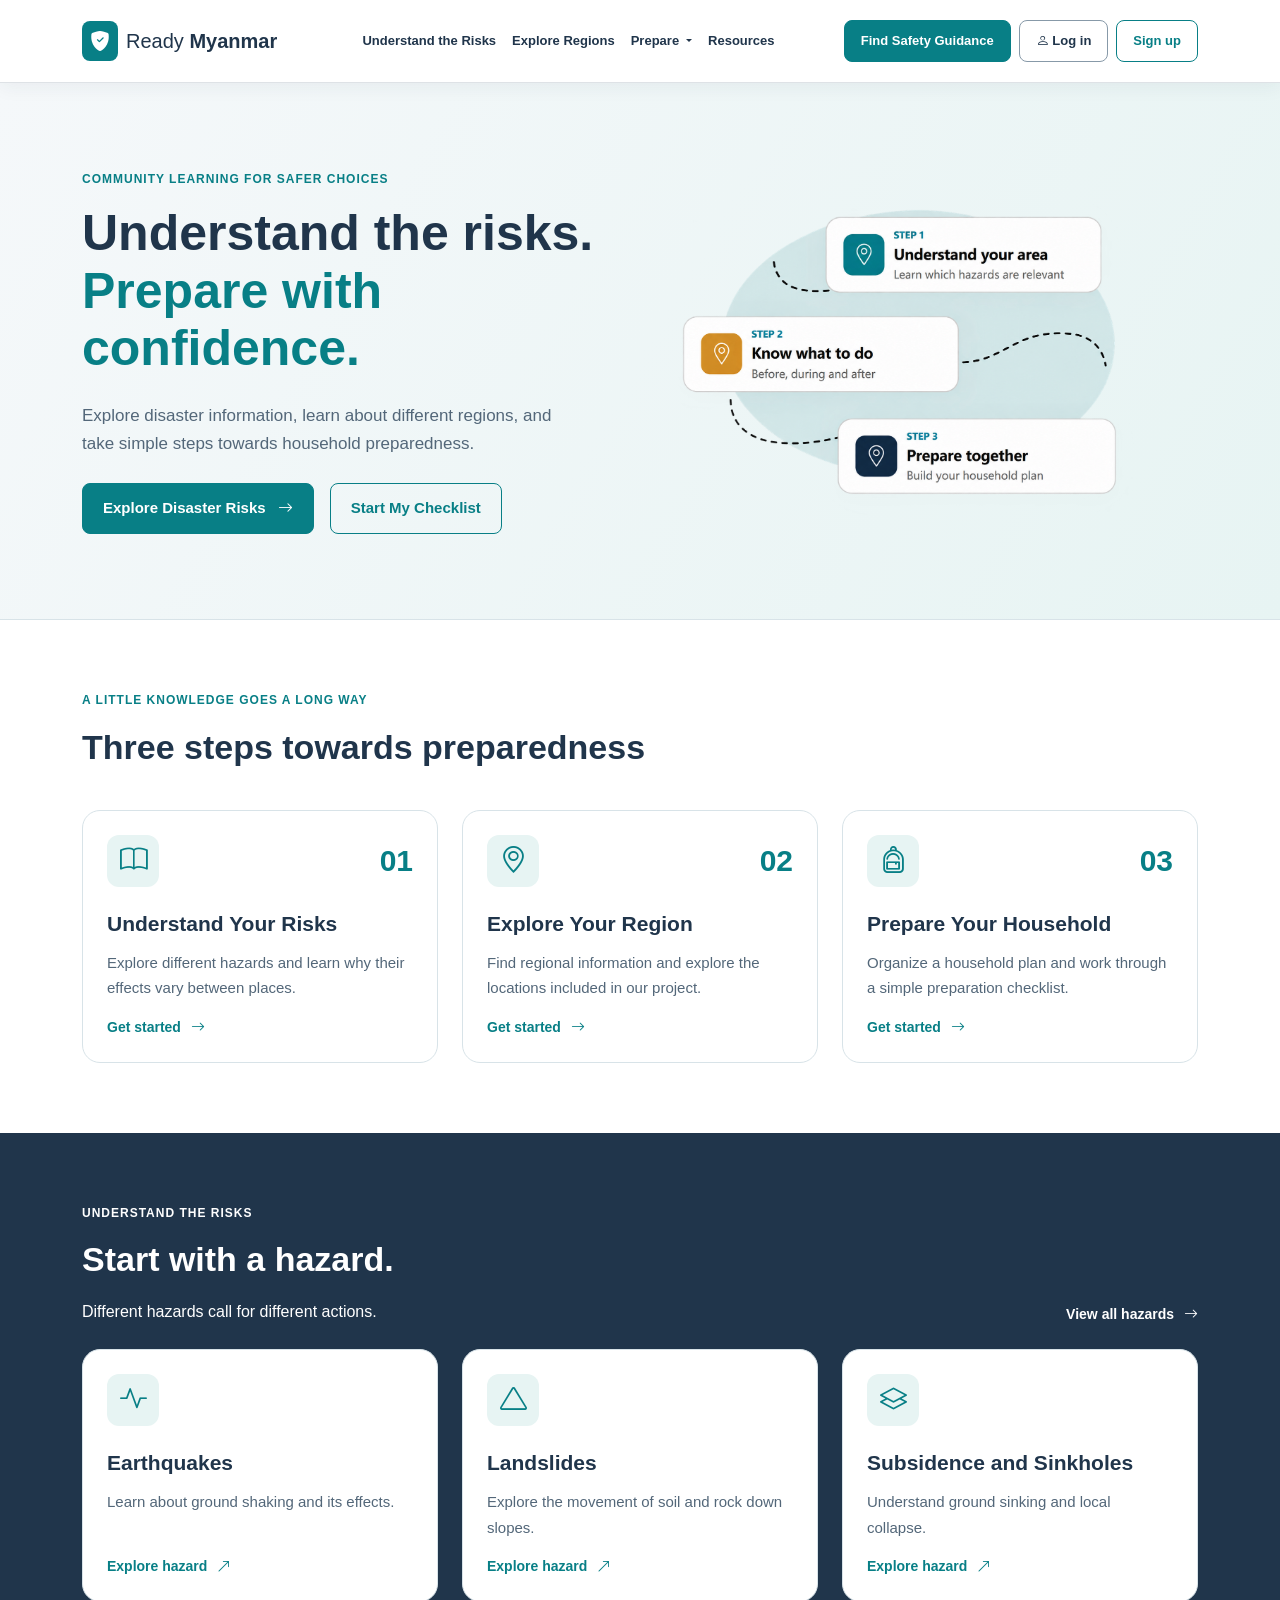
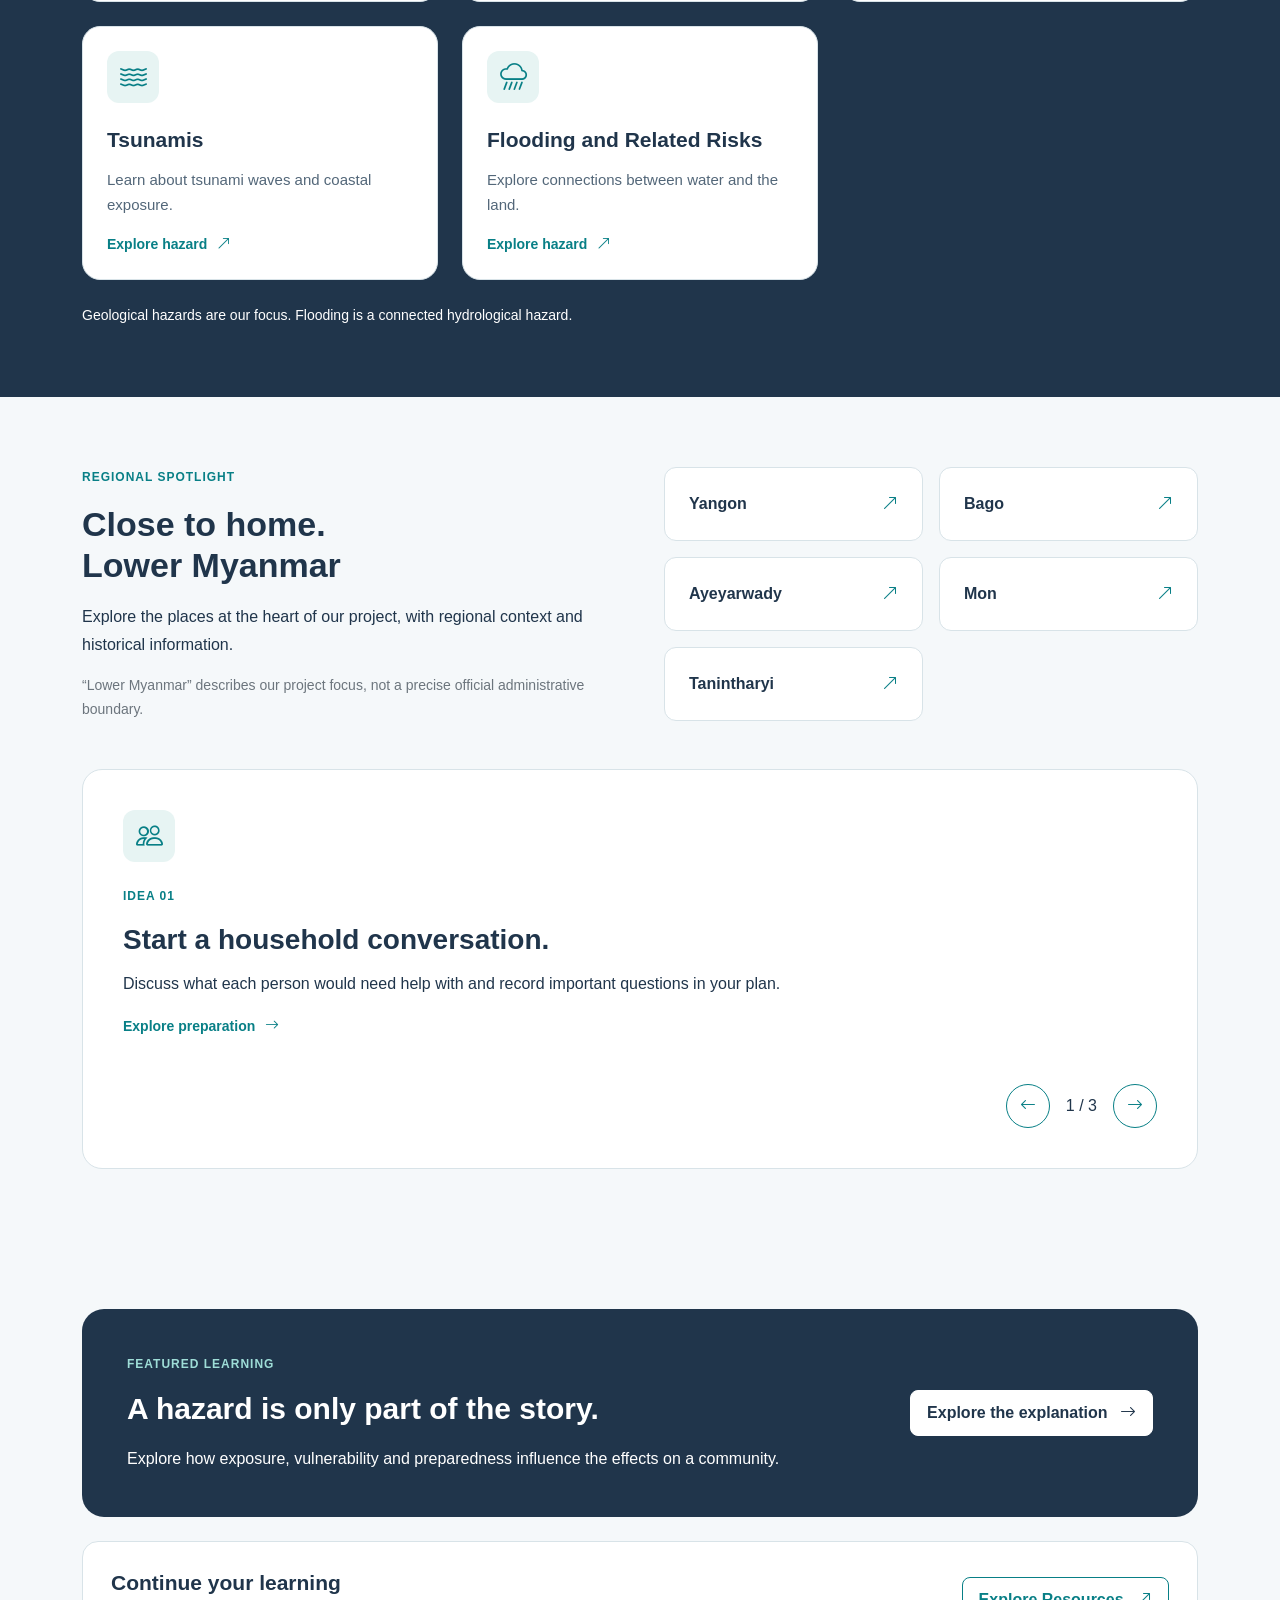
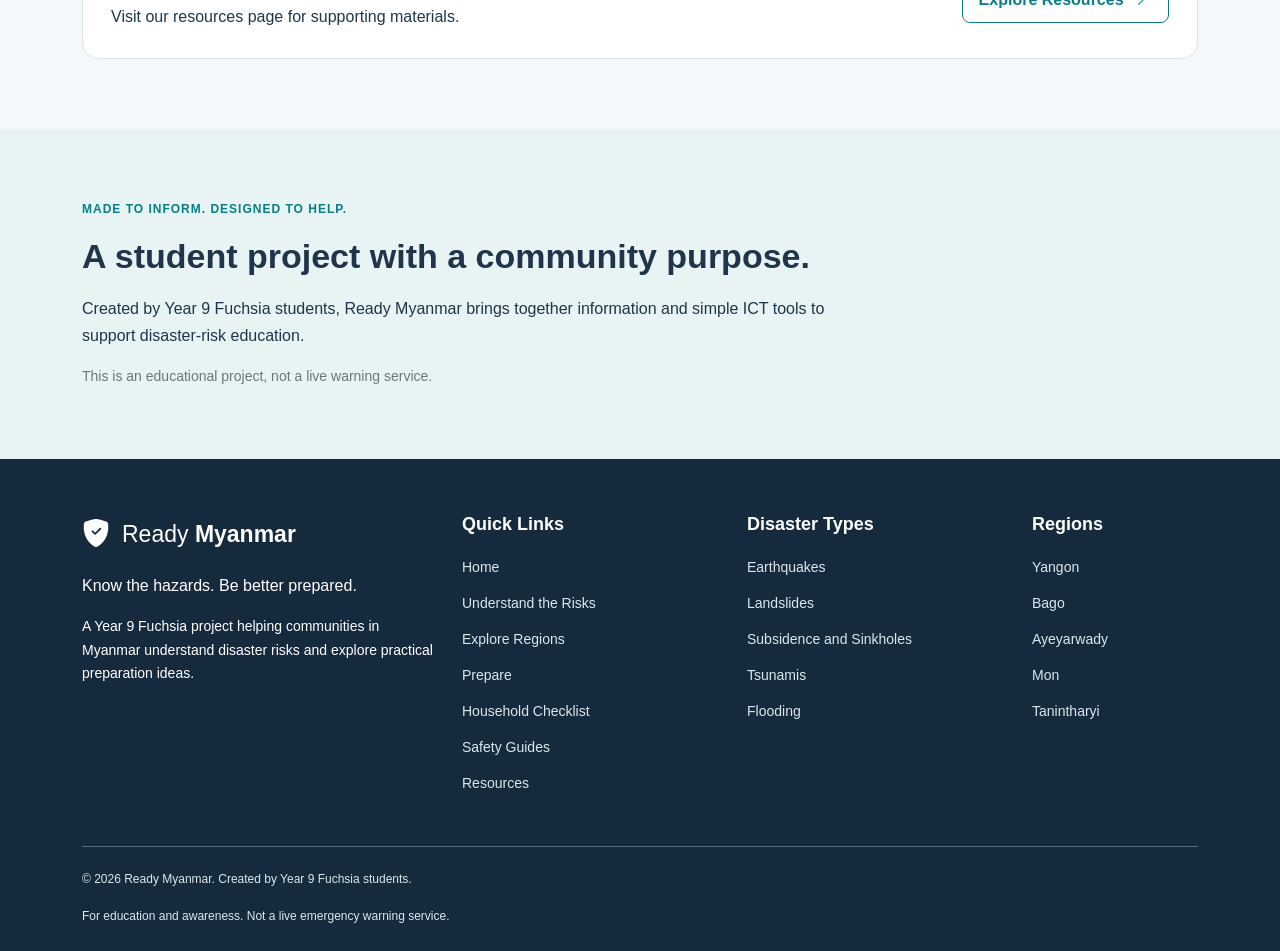
<file: index.html>
<!DOCTYPE html>
<html lang="en">
<head>
    <meta charset="UTF-8">
    <meta name="viewport" content="width=device-width, initial-scale=1.0">
    <title>Ready Myanmar | Home</title>

    <link href="https://cdn.jsdelivr.net/npm/bootstrap@5.3.3/dist/css/bootstrap.min.css" rel="stylesheet">
    <link href="https://cdn.jsdelivr.net/npm/bootstrap-icons@1.11.3/font/bootstrap-icons.min.css" rel="stylesheet">
    <link href="style.css" rel="stylesheet">
</head>
<body>
    <nav class="navbar navbar-expand-xl bg-white border-bottom py-3 sticky-top" aria-label="Main navigation">
        <div class="container">
            <a class="navbar-brand d-flex align-items-center gap-2" href="index.html" aria-current="page">
                <i class="bi bi-shield-fill-check brand-icon" aria-hidden="true"></i>
                <span>Ready <strong>Myanmar</strong></span>
            </a>

            <button
                class="navbar-toggler"
                type="button"
                data-bs-toggle="collapse"
                data-bs-target="#mainMenu"
                aria-controls="mainMenu"
                aria-expanded="false"
                aria-label="Toggle navigation"
            >
                <span class="navbar-toggler-icon"></span>
            </button>

            <div class="collapse navbar-collapse" id="mainMenu">
                <ul class="navbar-nav mx-auto">
                    <li class="nav-item">
                        <a class="nav-link" href="UnderstandTR.html">
                            Understand the Risks
                        </a>
                    </li>

                    <li class="nav-item">
                        <a class="nav-link" href="ExploreRG.html">
                            Explore Regions
                        </a>
                    </li>

                    <li class="nav-item dropdown">
                        <button
                            class="nav-link dropdown-toggle"
                            type="button"
                            id="prepareDropdown"
                            data-bs-toggle="dropdown"
                            aria-expanded="false"
                        >
                            Prepare
                        </button>

                        <ul class="dropdown-menu" aria-labelledby="prepareDropdown">
                            <li>
                                <a class="dropdown-item" href="Prepare.html">
                                    <i class="bi bi-backpack me-2" aria-hidden="true"></i>
                                    Preparation Overview
                                </a>
                            </li>

                            <li>
                                <a class="dropdown-item" href="Checklist.html">
                                    <i class="bi bi-list-check me-2" aria-hidden="true"></i>
                                    Household Checklist
                                </a>
                            </li>

                            <li>
                                <a class="dropdown-item" href="SafetyGuides.html">
                                    <i class="bi bi-shield-check me-2" aria-hidden="true"></i>
                                    Safety Guides
                                </a>
                            </li>
                        </ul>
                    </li>

                    <li class="nav-item">
                        <a class="nav-link" href="Resources.html">
                            Resources
                        </a>
                    </li>
                </ul>

                <div class="d-flex flex-wrap gap-2 mt-3 mt-xl-0">
                    <a class="btn btn-green" href="SafetyGuides.html">
                        Find Safety Guidance
                    </a>

                    <button
                        class="btn btn-outline-secondary"
                        type="button"
                        data-bs-toggle="modal"
                        data-bs-target="#loginModal"
                    >
                        <i class="bi bi-person" aria-hidden="true"></i>
                        Log in
                    </button>

                    <button
                        class="btn btn-outline-green"
                        type="button"
                        data-bs-toggle="modal"
                        data-bs-target="#signupModal"
                    >
                        Sign up
                    </button>
                </div>
            </div>
        </div>
    </nav>

    <main>
        <section class="hero">
            <div class="container">
                <div class="row align-items-center g-5">
                    <div class="col-lg-6">
                        <p class="eyebrow">
                            COMMUNITY LEARNING FOR SAFER CHOICES
                        </p>

                        <h1>
                            Understand the risks.
                            <span>Prepare with confidence.</span>
                        </h1>

                        <p class="hero-description">
                            Explore disaster information, learn about different
                            regions, and take simple steps towards household
                            preparedness.
                        </p>

                        <div class="hero-buttons d-flex flex-wrap gap-3 mt-4">
                            <a class="btn btn-green btn-lg" href="UnderstandTR.html">
                                Explore Disaster Risks
                                <i class="bi bi-arrow-right ms-2" aria-hidden="true"></i>
                            </a>

                            <a class="btn btn-outline-green btn-lg" href="Checklist.html">
                                Start My Checklist
                            </a>
                        </div>
                    </div>

                    <div class="col-lg-6">
                        <div class="hero-picture">
                            <img
                                class="img-fluid"
                                src="Three-step household preparedness guide.png"
                                alt="Understand your area, know what to do, and prepare together."
                            >
                        </div>
                    </div>
                </div>
            </div>
        </section>

        <section class="steps-section">
            <div class="container">
                <p class="eyebrow">
                    A LITTLE KNOWLEDGE GOES A LONG WAY
                </p>

                <h2>Three steps towards preparedness</h2>

                <div class="row g-4 mt-2">
                    <div class="col-md-6 col-lg-4">
                        <article class="card feature-card h-100">
                            <div class="card-body d-flex flex-column p-4">
                                <div class="d-flex justify-content-between align-items-center mb-4">
                                    <div class="icon-box">
                                        <i class="bi bi-book" aria-hidden="true"></i>
                                    </div>

                                    <span class="step-number">01</span>
                                </div>

                                <h3>Understand Your Risks</h3>

                                <p>
                                    Explore different hazards and learn why their
                                    effects vary between places.
                                </p>

                                <a class="text-link mt-auto" href="UnderstandTR.html">
                                    Get started
                                    <i class="bi bi-arrow-right" aria-hidden="true"></i>
                                </a>
                            </div>
                        </article>
                    </div>

                    <div class="col-md-6 col-lg-4">
                        <article class="card feature-card h-100">
                            <div class="card-body d-flex flex-column p-4">
                                <div class="d-flex justify-content-between align-items-center mb-4">
                                    <div class="icon-box">
                                        <i class="bi bi-geo-alt" aria-hidden="true"></i>
                                    </div>

                                    <span class="step-number">02</span>
                                </div>

                                <h3>Explore Your Region</h3>

                                <p>
                                    Find regional information and explore the
                                    locations included in our project.
                                </p>

                                <a class="text-link mt-auto" href="ExploreRG.html">
                                    Get started
                                    <i class="bi bi-arrow-right" aria-hidden="true"></i>
                                </a>
                            </div>
                        </article>
                    </div>

                    <div class="col-md-6 col-lg-4">
                        <article class="card feature-card h-100">
                            <div class="card-body d-flex flex-column p-4">
                                <div class="d-flex justify-content-between align-items-center mb-4">
                                    <div class="icon-box">
                                        <i class="bi bi-backpack" aria-hidden="true"></i>
                                    </div>

                                    <span class="step-number">03</span>
                                </div>

                                <h3>Prepare Your Household</h3>

                                <p>
                                    Organize a household plan and work through
                                    a simple preparation checklist.
                                </p>

                                <a class="text-link mt-auto" href="Prepare.html">
                                    Get started
                                    <i class="bi bi-arrow-right" aria-hidden="true"></i>
                                </a>
                            </div>
                        </article>
                    </div>
                </div>
            </div>
        </section>

        <section class="green-section">
            <div class="container">
                <div class="section-heading d-flex flex-wrap justify-content-between align-items-end gap-3 mb-4">
                    <div>
                        <p class="eyebrow">UNDERSTAND THE RISKS</p>
                        <h2>Start with a hazard.</h2>
                        <p class="mb-0">
                            Different hazards call for different actions.
                        </p>
                    </div>

                    <a class="text-link" href="UnderstandTR.html">
                        View all hazards
                        <i class="bi bi-arrow-right" aria-hidden="true"></i>
                    </a>
                </div>

                <div class="row g-4">
                    <div class="col-md-6 col-lg-4">
                        <article class="card feature-card h-100">
                            <div class="card-body d-flex flex-column p-4">
                                <div class="icon-box mb-4">
                                    <i class="bi bi-activity" aria-hidden="true"></i>
                                </div>

                                <h3>Earthquakes</h3>
                                <p>Learn about ground shaking and its effects.</p>

                                <a class="text-link mt-auto" href="UnderstandTR.html#earthquakes">
                                    Explore hazard
                                    <i class="bi bi-arrow-up-right" aria-hidden="true"></i>
                                </a>
                            </div>
                        </article>
                    </div>

                    <div class="col-md-6 col-lg-4">
                        <article class="card feature-card h-100">
                            <div class="card-body d-flex flex-column p-4">
                                <div class="icon-box mb-4">
                                    <i class="bi bi-triangle" aria-hidden="true"></i>
                                </div>

                                <h3>Landslides</h3>
                                <p>Explore the movement of soil and rock down slopes.</p>

                                <a class="text-link mt-auto" href="UnderstandTR.html#landslides">
                                    Explore hazard
                                    <i class="bi bi-arrow-up-right" aria-hidden="true"></i>
                                </a>
                            </div>
                        </article>
                    </div>

                    <div class="col-md-6 col-lg-4">
                        <article class="card feature-card h-100">
                            <div class="card-body d-flex flex-column p-4">
                                <div class="icon-box mb-4">
                                    <i class="bi bi-layers" aria-hidden="true"></i>
                                </div>

                                <h3>Subsidence and Sinkholes</h3>
                                <p>Understand ground sinking and local collapse.</p>

                                <a class="text-link mt-auto" href="UnderstandTR.html#subsidence">
                                    Explore hazard
                                    <i class="bi bi-arrow-up-right" aria-hidden="true"></i>
                                </a>
                            </div>
                        </article>
                    </div>

                    <div class="col-md-6 col-lg-4">
                        <article class="card feature-card h-100">
                            <div class="card-body d-flex flex-column p-4">
                                <div class="icon-box mb-4">
                                    <i class="bi bi-water" aria-hidden="true"></i>
                                </div>

                                <h3>Tsunamis</h3>
                                <p>Learn about tsunami waves and coastal exposure.</p>

                                <a class="text-link mt-auto" href="UnderstandTR.html#tsunamis">
                                    Explore hazard
                                    <i class="bi bi-arrow-up-right" aria-hidden="true"></i>
                                </a>
                            </div>
                        </article>
                    </div>

                    <div class="col-md-6 col-lg-4">
                        <article class="card feature-card h-100">
                            <div class="card-body d-flex flex-column p-4">
                                <div class="icon-box mb-4">
                                    <i class="bi bi-cloud-rain-heavy" aria-hidden="true"></i>
                                </div>

                                <h3>Flooding and Related Risks</h3>
                                <p>Explore connections between water and the land.</p>

                                <a class="text-link mt-auto" href="UnderstandTR.html#flooding">
                                    Explore hazard
                                    <i class="bi bi-arrow-up-right" aria-hidden="true"></i>
                                </a>
                            </div>
                        </article>
                    </div>
                </div>

                <p class="section-note small mt-4 mb-0">
                    Geological hazards are our focus. Flooding is a connected
                    hydrological hazard.
                </p>
            </div>
        </section>

        <section>
            <div class="container">
                <div class="row align-items-center g-5">
                    <div class="col-lg-6">
                        <p class="eyebrow">REGIONAL SPOTLIGHT</p>
                        <h2>Close to home.<br>Lower Myanmar</h2>

                        <p>
                            Explore the places at the heart of our project,
                            with regional context and historical information.
                        </p>

                        <p class="small text-secondary mb-0">
                            “Lower Myanmar” describes our project focus, not a
                            precise official administrative boundary.
                        </p>
                    </div>

                    <div class="col-lg-6">
                        <div class="row g-3">
                            <div class="col-sm-6">
                                <a class="region-link" href="ExploreRG.html#yangon">
                                    Yangon
                                    <i class="bi bi-arrow-up-right" aria-hidden="true"></i>
                                </a>
                            </div>

                            <div class="col-sm-6">
                                <a class="region-link" href="ExploreRG.html#bago">
                                    Bago
                                    <i class="bi bi-arrow-up-right" aria-hidden="true"></i>
                                </a>
                            </div>

                            <div class="col-sm-6">
                                <a class="region-link" href="ExploreRG.html#ayeyarwady">
                                    Ayeyarwady
                                    <i class="bi bi-arrow-up-right" aria-hidden="true"></i>
                                </a>
                            </div>

                            <div class="col-sm-6">
                                <a class="region-link" href="ExploreRG.html#mon">
                                    Mon
                                    <i class="bi bi-arrow-up-right" aria-hidden="true"></i>
                                </a>
                            </div>

                            <div class="col-sm-6">
                                <a class="region-link" href="ExploreRG.html#tanintharyi">
                                    Tanintharyi
                                    <i class="bi bi-arrow-up-right" aria-hidden="true"></i>
                                </a>
                            </div>
                        </div>
                    </div>
                </div>

                <div class="ideas-box mt-5" role="region" aria-label="Preparation ideas">
                    <div aria-live="polite" aria-atomic="true">
                        <article class="slide">
                            <div class="icon-box mb-4">
                                <i class="bi bi-people" aria-hidden="true"></i>
                            </div>

                            <p class="eyebrow">IDEA 01</p>
                            <h3>Start a household conversation.</h3>

                            <p>
                                Discuss what each person would need help with
                                and record important questions in your plan.
                            </p>

                            <a class="text-link" href="Prepare.html">
                                Explore preparation
                                <i class="bi bi-arrow-right" aria-hidden="true"></i>
                            </a>
                        </article>

                        <article class="slide" hidden>
                            <div class="icon-box mb-4">
                                <i class="bi bi-journal-check" aria-hidden="true"></i>
                            </div>

                            <p class="eyebrow">IDEA 02</p>
                            <h3>Keep your information together.</h3>

                            <p>
                                Use a household checklist to organize your
                                preparation tasks and contact information.
                            </p>

                            <a class="text-link" href="Checklist.html">
                                Open the checklist
                                <i class="bi bi-arrow-right" aria-hidden="true"></i>
                            </a>
                        </article>

                        <article class="slide" hidden>
                            <div class="icon-box mb-4">
                                <i class="bi bi-arrow-repeat" aria-hidden="true"></i>
                            </div>

                            <p class="eyebrow">IDEA 03</p>
                            <h3>Return to your plan.</h3>

                            <p>
                                Review your checklist with your household
                                and update information when it changes.
                            </p>

                            <a class="text-link" href="Checklist.html">
                                Review your checklist
                                <i class="bi bi-arrow-right" aria-hidden="true"></i>
                            </a>
                        </article>
                    </div>

                    <div class="d-flex justify-content-end align-items-center gap-3 mt-4">
                        <button
                            class="btn btn-outline-green arrow-button"
                            type="button"
                            id="previous-slide"
                            aria-label="Previous idea"
                        >
                            <i class="bi bi-arrow-left" aria-hidden="true"></i>
                        </button>

                        <span id="slide-count">1 / 3</span>

                        <button
                            class="btn btn-outline-green arrow-button"
                            type="button"
                            id="next-slide"
                            aria-label="Next idea"
                        >
                            <i class="bi bi-arrow-right" aria-hidden="true"></i>
                        </button>
                    </div>
                </div>
            </div>
        </section>

        <section>
            <div class="container">
                <div class="learning-banner">
                    <div class="row align-items-center g-4">
                        <div class="col-lg-8">
                            <p class="eyebrow">FEATURED LEARNING</p>
                            <h2>A hazard is only part of the story.</h2>

                            <p class="mb-0">
                                Explore how exposure, vulnerability and preparedness
                                influence the effects on a community.
                            </p>
                        </div>

                        <div class="col-lg-4 text-lg-end">
                            <a class="btn btn-cream" href="UnderstandTR.html#understanding-risk">
                                Explore the explanation
                                <i class="bi bi-arrow-right ms-2" aria-hidden="true"></i>
                            </a>
                        </div>
                    </div>
                </div>

                <div class="resource-strip d-flex flex-wrap justify-content-between align-items-center gap-3 mt-4">
                    <div>
                        <h3 class="mb-2">Continue your learning</h3>
                        <p class="mb-0">
                            Visit our resources page for supporting materials.
                        </p>
                    </div>

                    <a class="btn btn-outline-green" href="Resources.html">
                        Explore Resources
                        <i class="bi bi-arrow-up-right ms-2" aria-hidden="true"></i>
                    </a>
                </div>
            </div>
        </section>

        <section class="about-section">
            <div class="container">
                <p class="eyebrow">MADE TO INFORM. DESIGNED TO HELP.</p>
                <h2>A student project with a community purpose.</h2>

                <p>
                    Created by Year 9 Fuchsia students, Ready Myanmar brings
                    together information and simple ICT tools to support
                    disaster-risk education.
                </p>

                <p class="small text-secondary mb-0">
                    This is an educational project, not a live warning service.
                </p>
            </div>
        </section>
    </main>

    <footer class="site-footer">
        <div class="container">
            <div class="row g-4">
                <div class="col-md-6 col-lg-4">
                    <a class="footer-logo" href="index.html">
                        <i class="bi bi-shield-fill-check" aria-hidden="true"></i>
                        <span>Ready <strong>Myanmar</strong></span>
                    </a>

                    <p class="mt-3">Know the hazards. Be better prepared.</p>

                    <p class="small">
                        A Year 9 Fuchsia project helping communities in Myanmar
                        understand disaster risks and explore practical
                        preparation ideas.
                    </p>
                </div>

                <div class="col-md-6 col-lg-3">
                    <h3>Quick Links</h3>

                    <ul class="list-unstyled footer-links">
                        <li><a href="index.html">Home</a></li>
                        <li><a href="UnderstandTR.html">Understand the Risks</a></li>
                        <li><a href="ExploreRG.html">Explore Regions</a></li>
                        <li><a href="Prepare.html">Prepare</a></li>
                        <li><a href="Checklist.html">Household Checklist</a></li>
                        <li><a href="SafetyGuides.html">Safety Guides</a></li>
                        <li><a href="Resources.html">Resources</a></li>
                    </ul>
                </div>

                <div class="col-md-6 col-lg-3">
                    <h3>Disaster Types</h3>

                    <ul class="list-unstyled footer-links">
                        <li><a href="UnderstandTR.html#earthquakes">Earthquakes</a></li>
                        <li><a href="UnderstandTR.html#landslides">Landslides</a></li>
                        <li><a href="UnderstandTR.html#subsidence">Subsidence and Sinkholes</a></li>
                        <li><a href="UnderstandTR.html#tsunamis">Tsunamis</a></li>
                        <li><a href="UnderstandTR.html#flooding">Flooding</a></li>
                    </ul>
                </div>

                <div class="col-md-6 col-lg-2">
                    <h3>Regions</h3>

                    <ul class="list-unstyled footer-links">
                        <li><a href="ExploreRG.html#yangon">Yangon</a></li>
                        <li><a href="ExploreRG.html#bago">Bago</a></li>
                        <li><a href="ExploreRG.html#ayeyarwady">Ayeyarwady</a></li>
                        <li><a href="ExploreRG.html#mon">Mon</a></li>
                        <li><a href="ExploreRG.html#tanintharyi">Tanintharyi</a></li>
                    </ul>
                </div>
            </div>

            <div class="footer-bottom">
                <p>© 2026 Ready Myanmar. Created by Year 9 Fuchsia students.</p>
                <p class="mb-0">
                    For education and awareness. Not a live emergency warning service.
                </p>
            </div>
        </div>
    </footer>

    <div
        class="modal fade"
        id="loginModal"
        tabindex="-1"
        aria-labelledby="loginTitle"
        aria-hidden="true"
    >
        <div class="modal-dialog modal-dialog-centered modal-dialog-scrollable">
            <div class="modal-content">
                <div class="modal-header">
                    <h2 class="modal-title fs-4" id="loginTitle">
                        Welcome back
                    </h2>

                    <button
                        class="btn-close"
                        type="button"
                        data-bs-dismiss="modal"
                        aria-label="Close"
                    ></button>
                </div>

                <div class="modal-body p-4">
                    <p class="text-secondary small">
                        School demonstration only. No real login takes place.
                    </p>

                    <form id="loginForm" novalidate>
                        <div class="mb-3">
                            <label class="form-label" for="loginEmail">
                                Email address
                            </label>

                            <input
                                class="form-control"
                                type="email"
                                id="loginEmail"
                                autocomplete="email"
                                required
                            >
                        </div>

                        <div class="mb-3">
                            <label class="form-label" for="loginPassword">
                                Password
                            </label>

                            <input
                                class="form-control"
                                type="password"
                                id="loginPassword"
                                autocomplete="current-password"
                                minlength="8"
                                aria-describedby="loginHelp"
                                required
                            >

                            <div class="form-text" id="loginHelp">
                                Use at least 8 characters for this demo.
                            </div>
                        </div>

                        <div class="form-check mb-4">
                            <input
                                class="form-check-input"
                                type="checkbox"
                                id="showLoginPassword"
                            >

                            <label class="form-check-label" for="showLoginPassword">
                                Show password
                            </label>
                        </div>

                        <button class="btn btn-green w-100" type="submit">
                            Log in
                        </button>

                        <p class="form-message" id="loginMessage" role="status"></p>
                    </form>

                    <p class="text-center mt-4 mb-0">
                        Don't have an account?
                        <button
                            class="btn btn-link p-0 align-baseline"
                            type="button"
                            data-bs-toggle="modal"
                            data-bs-target="#signupModal"
                        >
                            Sign up
                        </button>
                    </p>
                </div>
            </div>
        </div>
    </div>

    <div
        class="modal fade"
        id="signupModal"
        tabindex="-1"
        aria-labelledby="signupTitle"
        aria-hidden="true"
    >
        <div class="modal-dialog modal-dialog-centered modal-dialog-scrollable">
            <div class="modal-content">
                <div class="modal-header">
                    <h2 class="modal-title fs-4" id="signupTitle">
                        Create an account
                    </h2>

                    <button
                        class="btn-close"
                        type="button"
                        data-bs-dismiss="modal"
                        aria-label="Close"
                    ></button>
                </div>

                <div class="modal-body p-4">
                    <p class="text-secondary small">
                        Try the sign-up form. Your details are not saved or sent anywhere.
                    </p>

                    <form id="signupForm" novalidate>
                        <div class="mb-3">
                            <label class="form-label" for="signupName">
                                Full name
                            </label>

                            <input
                                class="form-control"
                                type="text"
                                id="signupName"
                                autocomplete="name"
                                minlength="2"
                                maxlength="80"
                                required
                            >
                        </div>

                        <div class="mb-3">
                            <label class="form-label" for="signupEmail">
                                Email address
                            </label>

                            <input
                                class="form-control"
                                type="email"
                                id="signupEmail"
                                autocomplete="email"
                                required
                            >
                        </div>

                        <div class="mb-3">
                            <label class="form-label" for="signupPassword">
                                Password
                            </label>

                            <input
                                class="form-control"
                                type="password"
                                id="signupPassword"
                                autocomplete="new-password"
                                minlength="8"
                                aria-describedby="signupHelp"
                                required
                            >

                            <div class="form-text" id="signupHelp">
                                Use at least 8 characters.
                            </div>
                        </div>

                        <div class="mb-3">
                            <label class="form-label" for="confirmPassword">
                                Confirm password
                            </label>

                            <input
                                class="form-control"
                                type="password"
                                id="confirmPassword"
                                autocomplete="new-password"
                                required
                            >
                        </div>

                        <div class="form-check mb-3">
                            <input
                                class="form-check-input"
                                type="checkbox"
                                id="showSignupPassword"
                            >

                            <label class="form-check-label" for="showSignupPassword">
                                Show passwords
                            </label>
                        </div>

                        <div class="form-check mb-4">
                            <input
                                class="form-check-input"
                                type="checkbox"
                                id="demoAgreement"
                                required
                            >

                            <label class="form-check-label" for="demoAgreement">
                                I understand this is a school demonstration.
                            </label>
                        </div>

                        <button class="btn btn-green w-100" type="submit">
                            Sign up
                        </button>

                        <p class="form-message" id="signupMessage" role="status"></p>
                    </form>

                    <p class="text-center mt-4 mb-0">
                        Already have an account?
                        <button
                            class="btn btn-link p-0 align-baseline"
                            type="button"
                            data-bs-toggle="modal"
                            data-bs-target="#loginModal"
                        >
                            Log in
                        </button>
                    </p>
                </div>
            </div>
        </div>
    </div>

    <script src="https://cdn.jsdelivr.net/npm/bootstrap@5.3.3/dist/js/bootstrap.bundle.min.js"></script>
    <script src="script.js"></script>
</body>
</html>
</file>
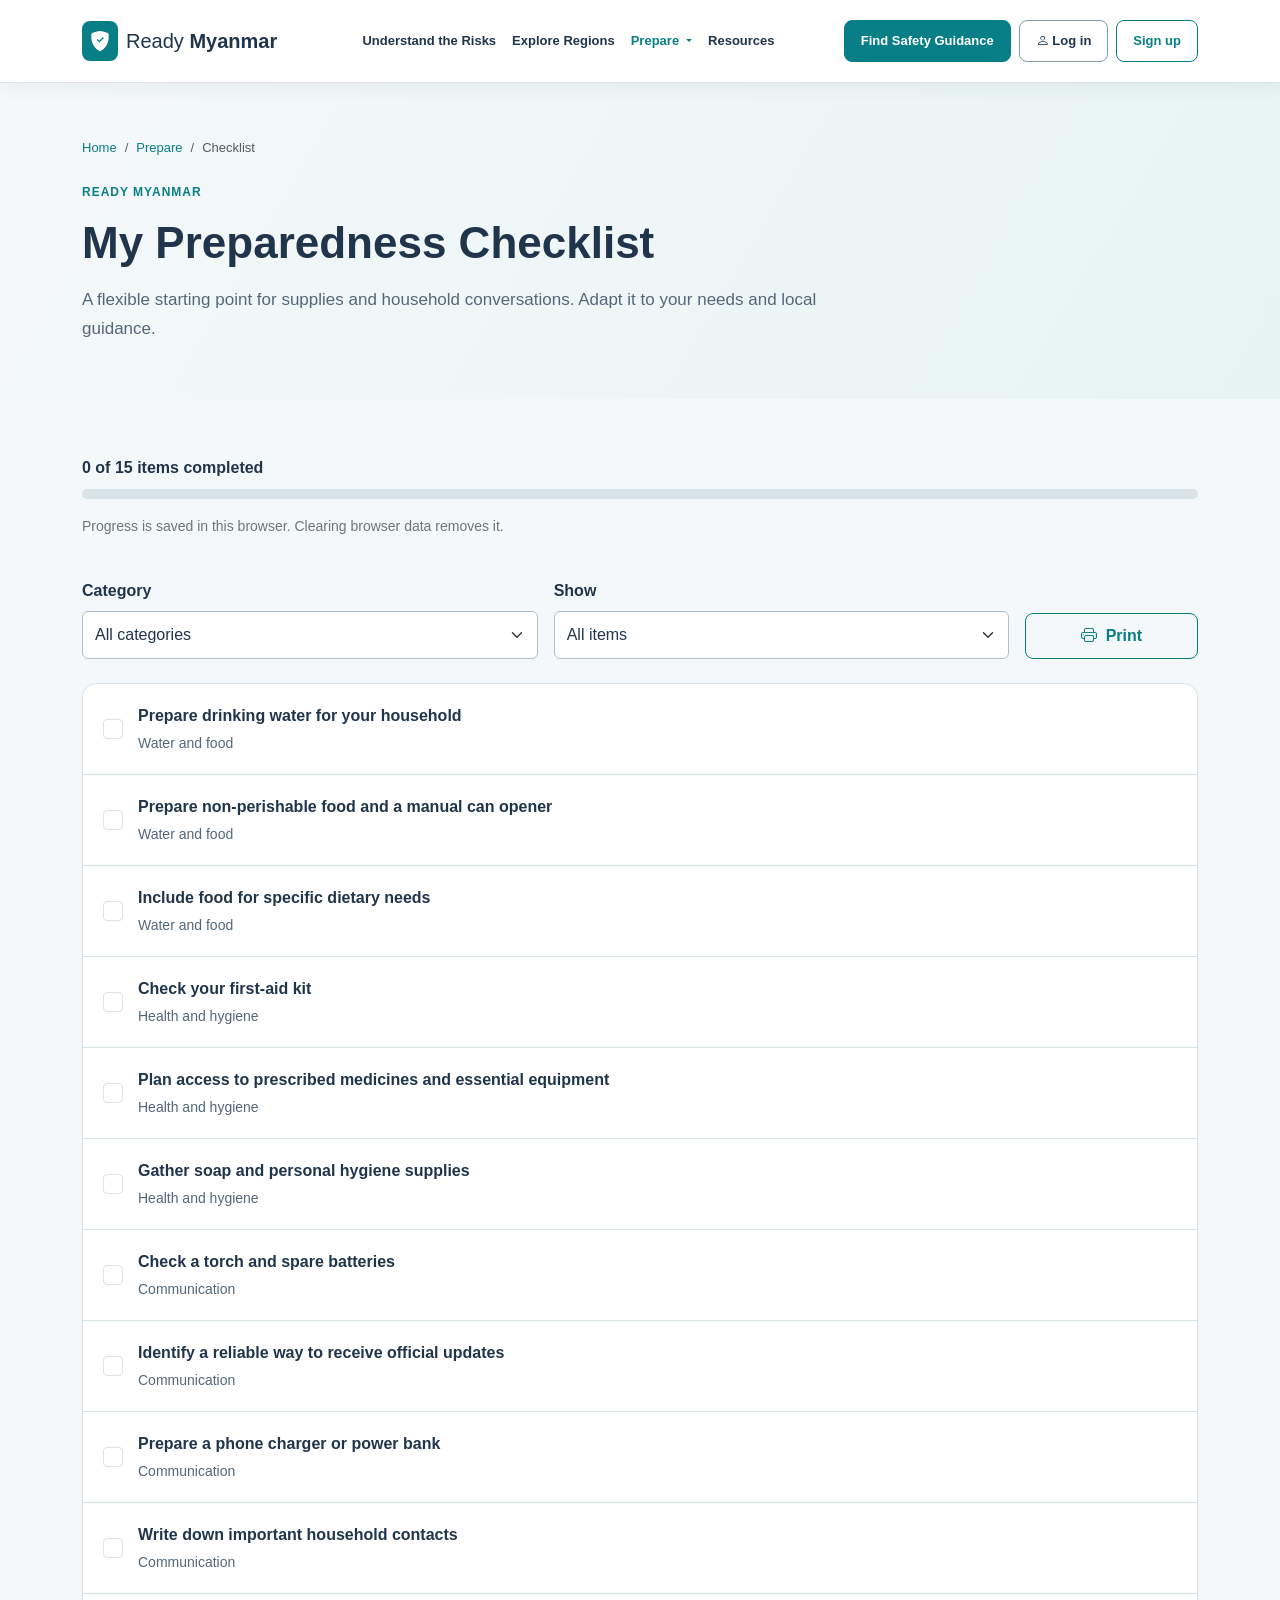
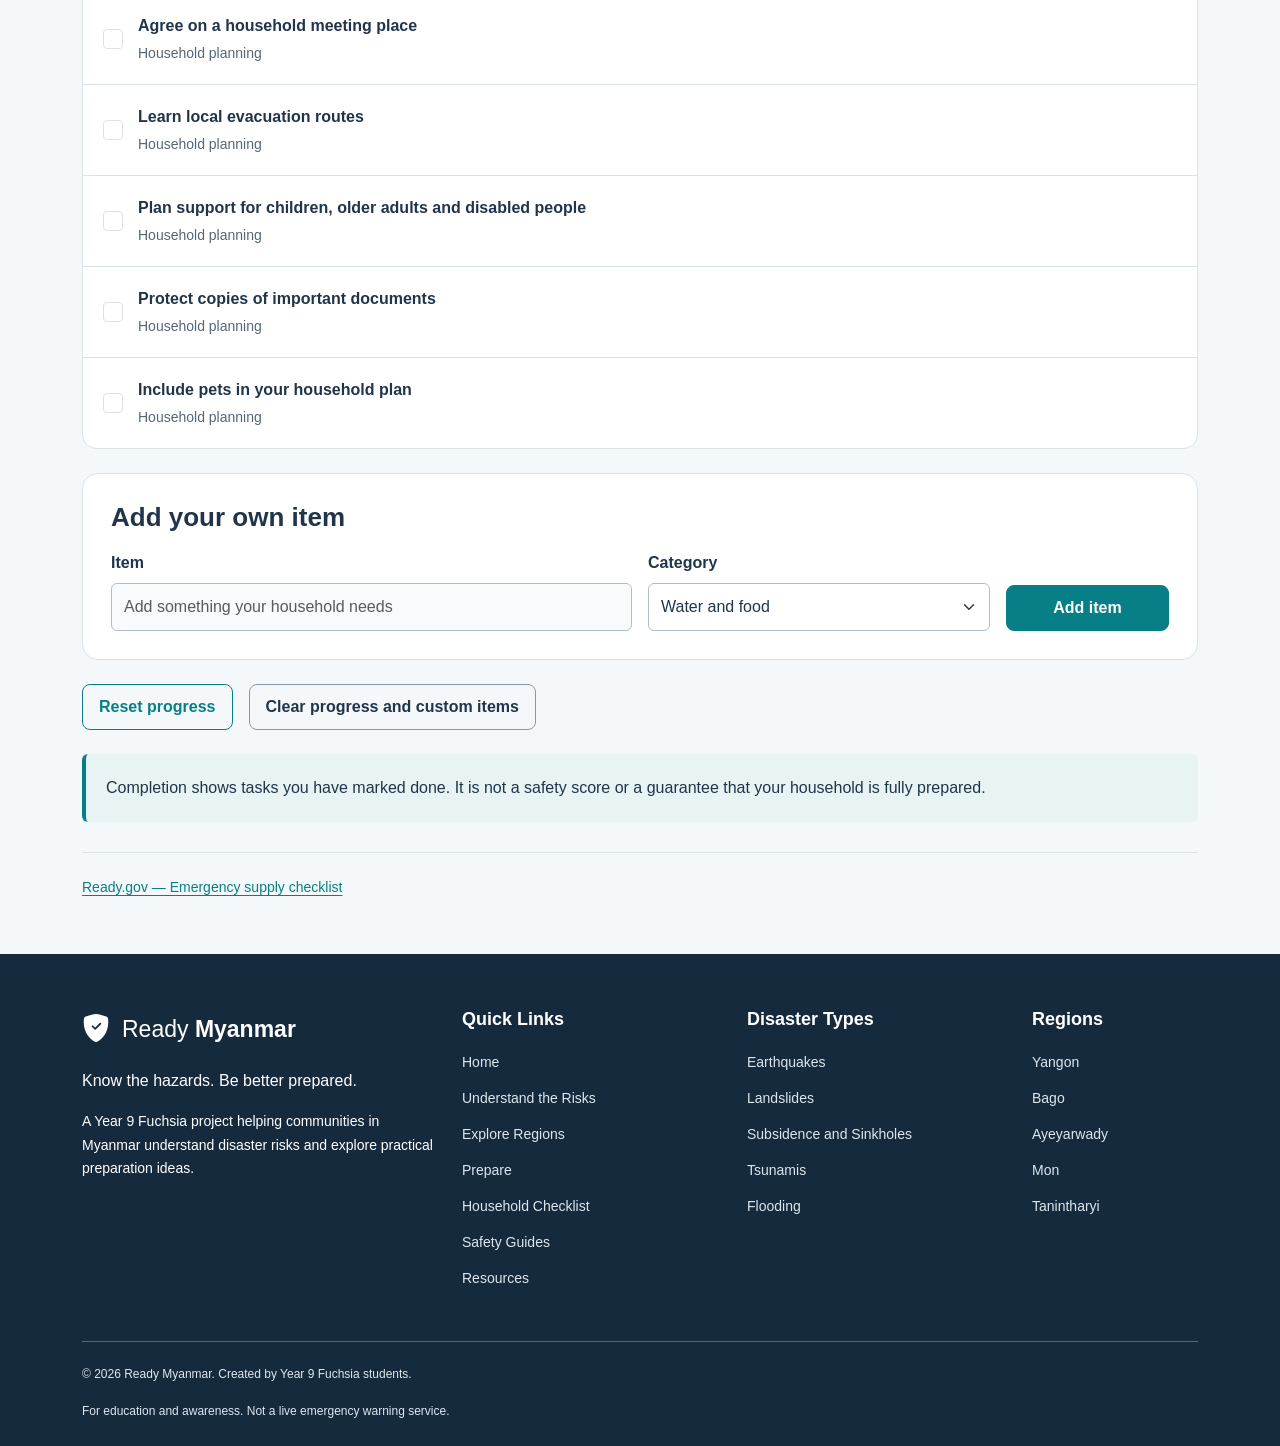
<file: Checklist.html>
<!DOCTYPE html>
<html lang="en">
<head>
    <meta charset="UTF-8">
    <meta name="viewport" content="width=device-width, initial-scale=1.0">
    <title>My Preparedness Checklist | Ready Myanmar</title>

    <link href="https://cdn.jsdelivr.net/npm/bootstrap@5.3.3/dist/css/bootstrap.min.css" rel="stylesheet">
    <link href="https://cdn.jsdelivr.net/npm/bootstrap-icons@1.11.3/font/bootstrap-icons.min.css" rel="stylesheet">
    <link href="checklist.css" rel="stylesheet">
</head>
<body>
    <nav class="navbar navbar-expand-xl bg-white border-bottom py-3 sticky-top" aria-label="Main navigation">
        <div class="container">
            <a class="navbar-brand d-flex align-items-center gap-2" href="index.html">
                <i class="bi bi-shield-fill-check brand-icon" aria-hidden="true"></i>
                <span>Ready <strong>Myanmar</strong></span>
            </a>

            <button class="navbar-toggler" type="button" data-bs-toggle="collapse" data-bs-target="#mainMenu" aria-controls="mainMenu" aria-expanded="false" aria-label="Toggle navigation">
                <span class="navbar-toggler-icon"></span>
            </button>

            <div class="collapse navbar-collapse" id="mainMenu">
                <ul class="navbar-nav mx-auto">
                    <li class="nav-item">
                        <a class="nav-link" href="UnderstandTR.html">Understand the Risks</a>
                    </li>

                    <li class="nav-item">
                        <a class="nav-link" href="ExploreRG.html">Explore Regions</a>
                    </li>

                    <li class="nav-item dropdown">
                        <button class="nav-link dropdown-toggle active" type="button" id="prepareDropdown" data-bs-toggle="dropdown" aria-expanded="false">
                            Prepare
                        </button>

                        <ul class="dropdown-menu" aria-labelledby="prepareDropdown">
                            <li>
                                <a class="dropdown-item" href="Prepare.html">
                                    <i class="bi bi-backpack me-2" aria-hidden="true"></i>
                                    Preparation Overview
                                </a>
                            </li>
                            <li>
                                <a class="dropdown-item active" href="Checklist.html" aria-current="page">
                                    <i class="bi bi-list-check me-2" aria-hidden="true"></i>
                                    Household Checklist
                                </a>
                            </li>
                            <li>
                                <a class="dropdown-item" href="SafetyGuides.html">
                                    <i class="bi bi-shield-check me-2" aria-hidden="true"></i>
                                    Safety Guides
                                </a>
                            </li>
                        </ul>
                    </li>

                    <li class="nav-item">
                        <a class="nav-link" href="Resources.html">Resources</a>
                    </li>
                </ul>

                <div class="d-flex flex-wrap gap-2 mt-3 mt-xl-0">
                    <a class="btn btn-green" href="SafetyGuides.html">Find Safety Guidance</a>

                    <button class="btn btn-outline-secondary" type="button" data-bs-toggle="modal" data-bs-target="#loginModal">
                        <i class="bi bi-person" aria-hidden="true"></i>
                        Log in
                    </button>

                    <button class="btn btn-outline-green" type="button" data-bs-toggle="modal" data-bs-target="#signupModal">
                        Sign up
                    </button>
                </div>
            </div>
        </div>
    </nav>

    <main>
        <section class="page-hero">
            <div class="container">
                <nav aria-label="Breadcrumb">
                    <ol class="breadcrumb">
                        <li class="breadcrumb-item"><a href="index.html">Home</a></li>
                        <li class="breadcrumb-item"><a href="Prepare.html">Prepare</a></li>
                        <li class="breadcrumb-item active" aria-current="page">Checklist</li>
                    </ol>
                </nav>

                <p class="eyebrow">READY MYANMAR</p>
                <h1>My Preparedness Checklist</h1>

                <p class="hero-description">
                    A flexible starting point for supplies and household conversations.
                    Adapt it to your needs and local guidance.
                </p>
            </div>
        </section>

        <section class="page-section">
            <div class="container">
                <p class="fw-bold mb-2" id="progressText" role="status"></p>

                <div class="progress" id="checkProgress" role="progressbar" aria-label="Checklist completion" aria-valuemin="0" aria-valuemax="100" aria-valuenow="0">
                    <div class="progress-bar" id="progressBar"></div>
                </div>

                <p class="small text-secondary mt-3" id="saveStatus" role="status">
                    Progress is saved in this browser. Clearing browser data removes it.
                </p>

                <div class="row g-3 align-items-end my-4 no-print">
                    <div class="col-md-5">
                        <label class="form-label" for="categoryFilter">Category</label>
                        <select class="form-select" id="categoryFilter">
                            <option value="all">All categories</option>
                            <option>Water and food</option>
                            <option>Health and hygiene</option>
                            <option>Communication</option>
                            <option>Household planning</option>
                        </select>
                    </div>

                    <div class="col-md-5">
                        <label class="form-label" for="statusFilter">Show</label>
                        <select class="form-select" id="statusFilter">
                            <option value="all">All items</option>
                            <option value="remaining">Remaining items</option>
                            <option value="completed">Completed items</option>
                        </select>
                    </div>

                    <div class="col-md-2">
                        <button class="btn btn-outline-green w-100" type="button" id="printChecklist">
                            <i class="bi bi-printer me-1" aria-hidden="true"></i>
                            Print
                        </button>
                    </div>
                </div>

                <div class="checklist-items" id="checklistItems"></div>
                <p class="empty-message mt-3" id="emptyChecklist" hidden>No items match these filters.</p>

                <form class="content-panel mt-4 no-print" id="customItemForm">
                    <h2>Add your own item</h2>

                    <div class="row g-3 align-items-end">
                        <div class="col-md-6">
                            <label class="form-label" for="customItemText">Item</label>
                            <input class="form-control" type="text" id="customItemText" placeholder="Add something your household needs" maxlength="120" required>
                        </div>

                        <div class="col-md-4">
                            <label class="form-label" for="customItemCategory">Category</label>
                            <select class="form-select" id="customItemCategory">
                                <option>Water and food</option>
                                <option>Health and hygiene</option>
                                <option>Communication</option>
                                <option>Household planning</option>
                            </select>
                        </div>

                        <div class="col-md-2">
                            <button class="btn btn-green w-100" type="submit">Add item</button>
                        </div>
                    </div>
                </form>

                <div class="d-flex flex-wrap gap-3 mt-4 no-print">
                    <button class="btn btn-outline-green" type="button" id="resetProgress">
                        Reset progress
                    </button>

                    <button class="btn btn-outline-secondary" type="button" id="clearChecklist">
                        Clear progress and custom items
                    </button>
                </div>

                <p class="info-note mt-4">
                    Completion shows tasks you have marked done. It is not a safety
                    score or a guarantee that your household is fully prepared.
                </p>

                <div class="source-links">
                    <a href="https://www.ready.gov/sites/default/files/2022-04/ready_checklist.pdf">
                        Ready.gov — Emergency supply checklist
                    </a>
                </div>

                <noscript>
                    <p class="info-note mt-4">Enable JavaScript to use and save this checklist.</p>
                </noscript>
            </div>
        </section>
    </main>

    <footer class="site-footer">
        <div class="container">
            <div class="row g-4">
                <div class="col-md-6 col-lg-4">
                    <a class="footer-logo" href="index.html">
                        <i class="bi bi-shield-fill-check" aria-hidden="true"></i>
                        <span>Ready <strong>Myanmar</strong></span>
                    </a>
                    <p class="mt-3">Know the hazards. Be better prepared.</p>
                    <p class="small">
                        A Year 9 Fuchsia project helping communities in Myanmar
                        understand disaster risks and explore practical preparation ideas.
                    </p>
                </div>

                <div class="col-md-6 col-lg-3">
                    <h3>Quick Links</h3>
                    <ul class="list-unstyled footer-links">
                        <li><a href="index.html">Home</a></li>
                        <li><a href="UnderstandTR.html">Understand the Risks</a></li>
                        <li><a href="ExploreRG.html">Explore Regions</a></li>
                        <li><a href="Prepare.html">Prepare</a></li>
                        <li><a href="Checklist.html">Household Checklist</a></li>
                        <li><a href="SafetyGuides.html">Safety Guides</a></li>
                        <li><a href="Resources.html">Resources</a></li>
                    </ul>
                </div>

                <div class="col-md-6 col-lg-3">
                    <h3>Disaster Types</h3>
                    <ul class="list-unstyled footer-links">
                        <li><a href="UnderstandTR.html#earthquakes">Earthquakes</a></li>
                        <li><a href="UnderstandTR.html#landslides">Landslides</a></li>
                        <li><a href="UnderstandTR.html#subsidence">Subsidence and Sinkholes</a></li>
                        <li><a href="UnderstandTR.html#tsunamis">Tsunamis</a></li>
                        <li><a href="UnderstandTR.html#flooding">Flooding</a></li>
                    </ul>
                </div>

                <div class="col-md-6 col-lg-2">
                    <h3>Regions</h3>
                    <ul class="list-unstyled footer-links">
                        <li><a href="ExploreRG.html#yangon">Yangon</a></li>
                        <li><a href="ExploreRG.html#bago">Bago</a></li>
                        <li><a href="ExploreRG.html#ayeyarwady">Ayeyarwady</a></li>
                        <li><a href="ExploreRG.html#mon">Mon</a></li>
                        <li><a href="ExploreRG.html#tanintharyi">Tanintharyi</a></li>
                    </ul>
                </div>
            </div>

            <div class="footer-bottom">
                <p>© 2026 Ready Myanmar. Created by Year 9 Fuchsia students.</p>
                <p class="mb-0">For education and awareness. Not a live emergency warning service.</p>
            </div>
        </div>
    </footer>

    <div class="modal fade" id="loginModal" tabindex="-1" aria-labelledby="loginTitle" aria-hidden="true">
        <div class="modal-dialog modal-dialog-centered modal-dialog-scrollable">
            <div class="modal-content">
                <div class="modal-header">
                    <h2 class="modal-title fs-4" id="loginTitle">Welcome back</h2>
                    <button class="btn-close" type="button" data-bs-dismiss="modal" aria-label="Close"></button>
                </div>

                <div class="modal-body p-4">
                    <p class="text-secondary small">School demonstration only. No real login takes place.</p>

                    <form id="loginForm" novalidate>
                        <div class="mb-3">
                            <label class="form-label" for="loginEmail">Email address</label>
                            <input class="form-control" type="email" id="loginEmail" autocomplete="email" required>
                        </div>

                        <div class="mb-3">
                            <label class="form-label" for="loginPassword">Password</label>
                            <input class="form-control" type="password" id="loginPassword" autocomplete="current-password" minlength="8" required>
                            <div class="form-text">Use at least 8 characters for this demo.</div>
                        </div>

                        <div class="form-check mb-4">
                            <input class="form-check-input" type="checkbox" id="showLoginPassword">
                            <label class="form-check-label" for="showLoginPassword">Show password</label>
                        </div>

                        <button class="btn btn-green w-100" type="submit">Log in</button>
                        <p class="form-message" id="loginMessage" role="status"></p>
                    </form>

                    <p class="text-center mt-4 mb-0">
                        Don't have an account?
                        <button class="btn btn-link p-0 align-baseline" type="button" data-bs-toggle="modal" data-bs-target="#signupModal">Sign up</button>
                    </p>
                </div>
            </div>
        </div>
    </div>

    <div class="modal fade" id="signupModal" tabindex="-1" aria-labelledby="signupTitle" aria-hidden="true">
        <div class="modal-dialog modal-dialog-centered modal-dialog-scrollable">
            <div class="modal-content">
                <div class="modal-header">
                    <h2 class="modal-title fs-4" id="signupTitle">Create an account</h2>
                    <button class="btn-close" type="button" data-bs-dismiss="modal" aria-label="Close"></button>
                </div>

                <div class="modal-body p-4">
                    <p class="text-secondary small">Try the form. Your details are not saved or sent anywhere.</p>

                    <form id="signupForm" novalidate>
                        <div class="mb-3">
                            <label class="form-label" for="signupName">Full name</label>
                            <input class="form-control" type="text" id="signupName" autocomplete="name" minlength="2" maxlength="80" required>
                        </div>

                        <div class="mb-3">
                            <label class="form-label" for="signupEmail">Email address</label>
                            <input class="form-control" type="email" id="signupEmail" autocomplete="email" required>
                        </div>

                        <div class="mb-3">
                            <label class="form-label" for="signupPassword">Password</label>
                            <input class="form-control" type="password" id="signupPassword" autocomplete="new-password" minlength="8" required>
                            <div class="form-text">Use at least 8 characters.</div>
                        </div>

                        <div class="mb-3">
                            <label class="form-label" for="confirmPassword">Confirm password</label>
                            <input class="form-control" type="password" id="confirmPassword" autocomplete="new-password" required>
                        </div>

                        <div class="form-check mb-3">
                            <input class="form-check-input" type="checkbox" id="showSignupPassword">
                            <label class="form-check-label" for="showSignupPassword">Show passwords</label>
                        </div>

                        <div class="form-check mb-4">
                            <input class="form-check-input" type="checkbox" id="demoAgreement" required>
                            <label class="form-check-label" for="demoAgreement">I understand this is a school demonstration.</label>
                        </div>

                        <button class="btn btn-green w-100" type="submit">Sign up</button>
                        <p class="form-message" id="signupMessage" role="status"></p>
                    </form>

                    <p class="text-center mt-4 mb-0">
                        Already have an account?
                        <button class="btn btn-link p-0 align-baseline" type="button" data-bs-toggle="modal" data-bs-target="#loginModal">Log in</button>
                    </p>
                </div>
            </div>
        </div>
    </div>

    <script src="https://cdn.jsdelivr.net/npm/bootstrap@5.3.3/dist/js/bootstrap.bundle.min.js"></script>
    <script src="checklist.js"></script>
</body>
</html>
</file>
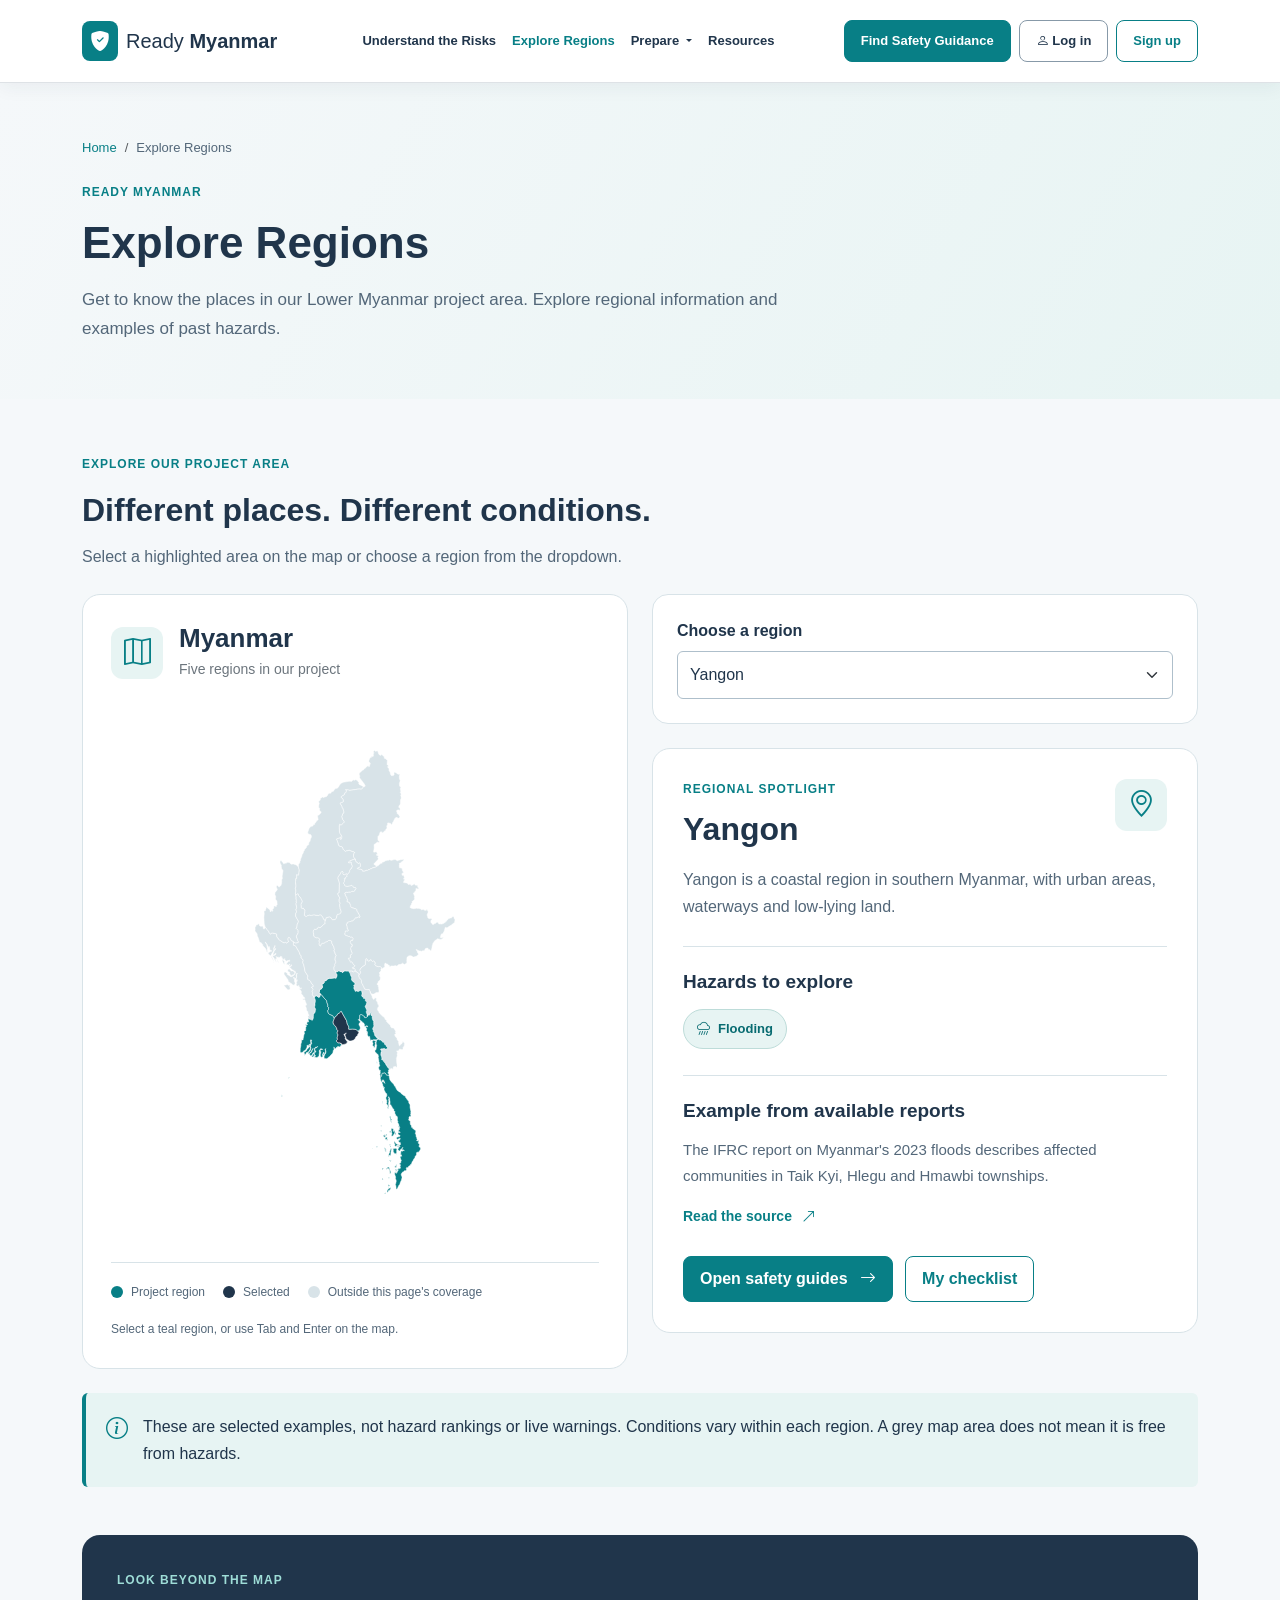
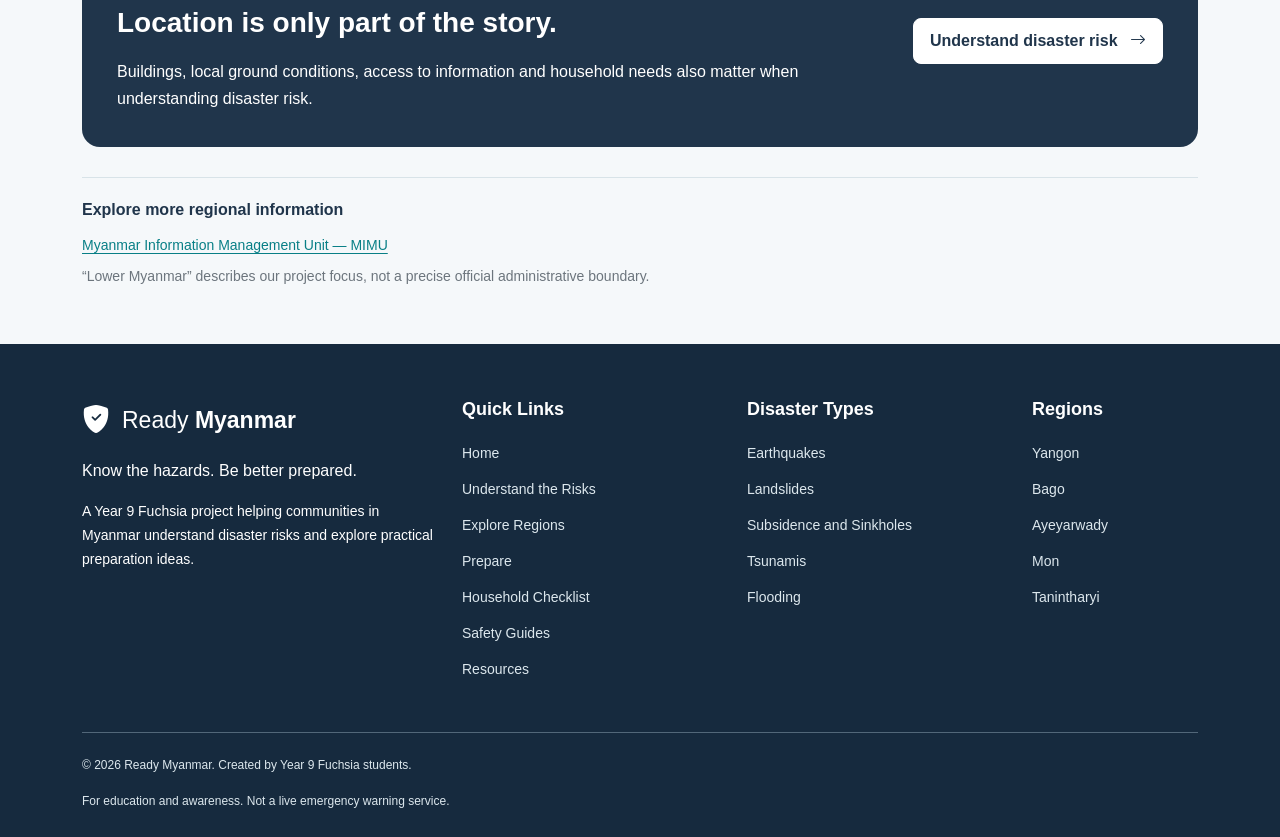
<file: ExploreRG.html>
<!DOCTYPE html>
<html lang="en">
<head>
    <meta charset="UTF-8">
    <meta name="viewport" content="width=device-width, initial-scale=1.0">
    <title>Explore Regions | Ready Myanmar</title>

    <link href="https://cdn.jsdelivr.net/npm/bootstrap@5.3.3/dist/css/bootstrap.min.css" rel="stylesheet">
    <link href="https://cdn.jsdelivr.net/npm/bootstrap-icons@1.11.3/font/bootstrap-icons.min.css" rel="stylesheet">
    <link href="regions.css" rel="stylesheet">
</head>
<body>
    <nav class="navbar navbar-expand-xl bg-white border-bottom py-3 sticky-top" aria-label="Main navigation">
        <div class="container">
            <a class="navbar-brand d-flex align-items-center gap-2" href="index.html">
                <i class="bi bi-shield-fill-check brand-icon" aria-hidden="true"></i>
                <span>Ready <strong>Myanmar</strong></span>
            </a>

            <button
                class="navbar-toggler"
                type="button"
                data-bs-toggle="collapse"
                data-bs-target="#mainMenu"
                aria-controls="mainMenu"
                aria-expanded="false"
                aria-label="Toggle navigation"
            >
                <span class="navbar-toggler-icon"></span>
            </button>

            <div class="collapse navbar-collapse" id="mainMenu">
                <ul class="navbar-nav mx-auto">
                    <li class="nav-item">
                        <a class="nav-link" href="UnderstandTR.html">
                            Understand the Risks
                        </a>
                    </li>

                    <li class="nav-item">
                        <a class="nav-link active" href="ExploreRG.html" aria-current="page">
                            Explore Regions
                        </a>
                    </li>

                    <li class="nav-item dropdown">
                        <button
                            class="nav-link dropdown-toggle"
                            type="button"
                            id="prepareDropdown"
                            data-bs-toggle="dropdown"
                            aria-expanded="false"
                        >
                            Prepare
                        </button>

                        <ul class="dropdown-menu" aria-labelledby="prepareDropdown">
                            <li>
                                <a class="dropdown-item" href="Prepare.html">
                                    <i class="bi bi-backpack me-2" aria-hidden="true"></i>
                                    Preparation Overview
                                </a>
                            </li>

                            <li>
                                <a class="dropdown-item" href="Checklist.html">
                                    <i class="bi bi-list-check me-2" aria-hidden="true"></i>
                                    Household Checklist
                                </a>
                            </li>

                            <li>
                                <a class="dropdown-item" href="SafetyGuides.html">
                                    <i class="bi bi-shield-check me-2" aria-hidden="true"></i>
                                    Safety Guides
                                </a>
                            </li>
                        </ul>
                    </li>

                    <li class="nav-item">
                        <a class="nav-link" href="Resources.html">
                            Resources
                        </a>
                    </li>
                </ul>

                <div class="d-flex flex-wrap gap-2 mt-3 mt-xl-0">
                    <a class="btn btn-green" href="SafetyGuides.html">
                        Find Safety Guidance
                    </a>

                    <button
                        class="btn btn-outline-secondary"
                        type="button"
                        data-bs-toggle="modal"
                        data-bs-target="#loginModal"
                    >
                        <i class="bi bi-person" aria-hidden="true"></i>
                        Log in
                    </button>

                    <button
                        class="btn btn-outline-green"
                        type="button"
                        data-bs-toggle="modal"
                        data-bs-target="#signupModal"
                    >
                        Sign up
                    </button>
                </div>
            </div>
        </div>
    </nav>

    <main>
        <section class="page-hero">
            <div class="container">
                <nav aria-label="Breadcrumb">
                    <ol class="breadcrumb">
                        <li class="breadcrumb-item">
                            <a href="index.html">Home</a>
                        </li>

                        <li class="breadcrumb-item active" aria-current="page">
                            Explore Regions
                        </li>
                    </ol>
                </nav>

                <p class="eyebrow">READY MYANMAR</p>
                <h1>Explore Regions</h1>

                <p class="hero-description">
                    Get to know the places in our Lower Myanmar project area.
                    Explore regional information and examples of past hazards.
                </p>
            </div>
        </section>

        <section class="page-section">
            <div class="container">
                <div class="region-heading mb-4">
                    <p class="eyebrow">EXPLORE OUR PROJECT AREA</p>
                    <h2>Different places. Different conditions.</h2>

                    <p class="mb-0">
                        Select a highlighted area on the map or choose a region
                        from the dropdown.
                    </p>
                </div>

                <div class="row g-4 align-items-start">
                    <div class="col-lg-6">
                        <div class="map-panel">
                            <div class="d-flex align-items-center gap-3 mb-3">
                                <div class="icon-box">
                                    <i class="bi bi-map" aria-hidden="true"></i>
                                </div>

                                <div>
                                    <h2 class="mb-1">Myanmar</h2>
                                    <p class="small text-secondary mb-0">
                                        Five regions in our project
                                    </p>
                                </div>
                            </div>

                            <object
                                class="myanmar-map"
                                id="myanmarMap"
                                data="myanmar-regions.svg"
                                type="image/svg+xml"
                                aria-label="Myanmar map with five selectable project regions"
                            >
                                <div class="map-fallback">
                                    <i class="bi bi-map" aria-hidden="true"></i>

                                    <p>
                                        The map could not load. Use the region
                                        selector to explore the information.
                                    </p>
                                </div>
                            </object>

                            <div class="map-legend" aria-label="Map colour key">
                                <span>
                                    <span class="legend-dot project-dot"></span>
                                    Project region
                                </span>

                                <span>
                                    <span class="legend-dot selected-dot"></span>
                                    Selected
                                </span>

                                <span>
                                    <span class="legend-dot outside-dot"></span>
                                    Outside this page's coverage
                                </span>
                            </div>

                            <p class="map-status mb-0" id="mapStatus" role="status">
                                You can use the region selector while the map loads.
                            </p>
                        </div>
                    </div>

                    <div class="col-lg-6">
                        <div class="region-selector">
                            <label class="form-label" for="regionSelect">
                                Choose a region
                            </label>

                            <select class="form-select" id="regionSelect">
                                <option value="yangon">Yangon</option>
                                <option value="bago">Bago</option>
                                <option value="ayeyarwady">Ayeyarwady</option>
                                <option value="mon">Mon</option>
                                <option value="tanintharyi">Tanintharyi</option>
                            </select>
                        </div>

                        <article class="region-panel mt-4" aria-live="polite">
                            <div class="region-title-row">
                                <div>
                                    <p class="eyebrow">REGIONAL SPOTLIGHT</p>
                                    <h2 id="regionName">Yangon</h2>
                                </div>

                                <div class="icon-box">
                                    <i class="bi bi-geo-alt" aria-hidden="true"></i>
                                </div>
                            </div>

                            <p class="region-introduction" id="regionIntroduction"></p>

                            <div class="region-detail">
                                <h3>Hazards to explore</h3>
                                <div class="region-tags" id="regionHazards"></div>
                            </div>

                            <div class="region-detail">
                                <h3>Example from available reports</h3>
                                <p id="regionExample"></p>

                                <a class="text-link" id="regionSource">
                                    Read the source
                                    <i class="bi bi-arrow-up-right" aria-hidden="true"></i>
                                </a>
                            </div>

                            <div class="region-actions">
                                <a class="btn btn-green" href="SafetyGuides.html">
                                    Open safety guides
                                    <i class="bi bi-arrow-right ms-2" aria-hidden="true"></i>
                                </a>

                                <a class="btn btn-outline-green" href="Checklist.html">
                                    My checklist
                                </a>
                            </div>
                        </article>
                    </div>
                </div>

                <div class="info-note mt-4">
                    <i class="bi bi-info-circle" aria-hidden="true"></i>

                    <p class="mb-0">
                        These are selected examples, not hazard rankings or live
                        warnings. Conditions vary within each region. A grey map
                        area does not mean it is free from hazards.
                    </p>
                </div>

                <div class="regional-learning mt-5">
                    <div class="row g-4 align-items-center">
                        <div class="col-lg-8">
                            <p class="eyebrow">LOOK BEYOND THE MAP</p>
                            <h2>Location is only part of the story.</h2>

                            <p class="mb-0">
                                Buildings, local ground conditions, access to
                                information and household needs also matter
                                when understanding disaster risk.
                            </p>
                        </div>

                        <div class="col-lg-4 text-lg-end">
                            <a class="btn btn-cream" href="UnderstandTR.html#understanding-risk">
                                Understand disaster risk
                                <i class="bi bi-arrow-right ms-2" aria-hidden="true"></i>
                            </a>
                        </div>
                    </div>
                </div>

                <div class="source-links">
                    <h3>Explore more regional information</h3>

                    <p class="small mb-2">
                        <a href="https://themimu.info/">
                            Myanmar Information Management Unit — MIMU
                        </a>
                    </p>

                    <p class="small text-secondary mb-0">
                        “Lower Myanmar” describes our project focus, not a
                        precise official administrative boundary.
                    </p>
                </div>
            </div>
        </section>

        <noscript>
            <div class="container pb-4">
                <p class="info-note">
                    Enable JavaScript to use the region selector and interactive map.
                </p>
            </div>
        </noscript>
    </main>

    <footer class="site-footer">
        <div class="container">
            <div class="row g-4">
                <div class="col-md-6 col-lg-4">
                    <a class="footer-logo" href="index.html">
                        <i class="bi bi-shield-fill-check" aria-hidden="true"></i>
                        <span>Ready <strong>Myanmar</strong></span>
                    </a>

                    <p class="mt-3">Know the hazards. Be better prepared.</p>

                    <p class="small">
                        A Year 9 Fuchsia project helping communities in Myanmar
                        understand disaster risks and explore practical
                        preparation ideas.
                    </p>
                </div>

                <div class="col-md-6 col-lg-3">
                    <h3>Quick Links</h3>

                    <ul class="list-unstyled footer-links">
                        <li><a href="index.html">Home</a></li>
                        <li><a href="UnderstandTR.html">Understand the Risks</a></li>
                        <li><a href="ExploreRG.html">Explore Regions</a></li>
                        <li><a href="Prepare.html">Prepare</a></li>
                        <li><a href="Checklist.html">Household Checklist</a></li>
                        <li><a href="SafetyGuides.html">Safety Guides</a></li>
                        <li><a href="Resources.html">Resources</a></li>
                    </ul>
                </div>

                <div class="col-md-6 col-lg-3">
                    <h3>Disaster Types</h3>

                    <ul class="list-unstyled footer-links">
                        <li><a href="UnderstandTR.html#earthquakes">Earthquakes</a></li>
                        <li><a href="UnderstandTR.html#landslides">Landslides</a></li>
                        <li><a href="UnderstandTR.html#subsidence">Subsidence and Sinkholes</a></li>
                        <li><a href="UnderstandTR.html#tsunamis">Tsunamis</a></li>
                        <li><a href="UnderstandTR.html#flooding">Flooding</a></li>
                    </ul>
                </div>

                <div class="col-md-6 col-lg-2">
                    <h3>Regions</h3>

                    <ul class="list-unstyled footer-links">
                        <li><a href="#yangon">Yangon</a></li>
                        <li><a href="#bago">Bago</a></li>
                        <li><a href="#ayeyarwady">Ayeyarwady</a></li>
                        <li><a href="#mon">Mon</a></li>
                        <li><a href="#tanintharyi">Tanintharyi</a></li>
                    </ul>
                </div>
            </div>

            <div class="footer-bottom">
                <p>© 2026 Ready Myanmar. Created by Year 9 Fuchsia students.</p>

                <p class="mb-0">
                    For education and awareness. Not a live emergency warning service.
                </p>
            </div>
        </div>
    </footer>

    <div
        class="modal fade"
        id="loginModal"
        tabindex="-1"
        aria-labelledby="loginTitle"
        aria-hidden="true"
    >
        <div class="modal-dialog modal-dialog-centered modal-dialog-scrollable">
            <div class="modal-content">
                <div class="modal-header">
                    <h2 class="modal-title fs-4" id="loginTitle">
                        Welcome back
                    </h2>

                    <button
                        class="btn-close"
                        type="button"
                        data-bs-dismiss="modal"
                        aria-label="Close"
                    ></button>
                </div>

                <div class="modal-body p-4">
                    <p class="text-secondary small">
                        School demonstration only. No real login takes place.
                    </p>

                    <form id="loginForm" novalidate>
                        <div class="mb-3">
                            <label class="form-label" for="loginEmail">
                                Email address
                            </label>

                            <input
                                class="form-control"
                                type="email"
                                id="loginEmail"
                                autocomplete="email"
                                required
                            >
                        </div>

                        <div class="mb-3">
                            <label class="form-label" for="loginPassword">
                                Password
                            </label>

                            <input
                                class="form-control"
                                type="password"
                                id="loginPassword"
                                autocomplete="current-password"
                                minlength="8"
                                aria-describedby="loginHelp"
                                required
                            >

                            <div class="form-text" id="loginHelp">
                                Use at least 8 characters for this demo.
                            </div>
                        </div>

                        <div class="form-check mb-4">
                            <input
                                class="form-check-input"
                                type="checkbox"
                                id="showLoginPassword"
                            >

                            <label class="form-check-label" for="showLoginPassword">
                                Show password
                            </label>
                        </div>

                        <button class="btn btn-green w-100" type="submit">
                            Log in
                        </button>

                        <p class="form-message" id="loginMessage" role="status"></p>
                    </form>

                    <p class="text-center mt-4 mb-0">
                        Don't have an account?

                        <button
                            class="btn btn-link p-0 align-baseline"
                            type="button"
                            data-bs-toggle="modal"
                            data-bs-target="#signupModal"
                        >
                            Sign up
                        </button>
                    </p>
                </div>
            </div>
        </div>
    </div>

    <div
        class="modal fade"
        id="signupModal"
        tabindex="-1"
        aria-labelledby="signupTitle"
        aria-hidden="true"
    >
        <div class="modal-dialog modal-dialog-centered modal-dialog-scrollable">
            <div class="modal-content">
                <div class="modal-header">
                    <h2 class="modal-title fs-4" id="signupTitle">
                        Create an account
                    </h2>

                    <button
                        class="btn-close"
                        type="button"
                        data-bs-dismiss="modal"
                        aria-label="Close"
                    ></button>
                </div>

                <div class="modal-body p-4">
                    <p class="text-secondary small">
                        Try the sign-up form. Your details are not saved or sent anywhere.
                    </p>

                    <form id="signupForm" novalidate>
                        <div class="mb-3">
                            <label class="form-label" for="signupName">
                                Full name
                            </label>

                            <input
                                class="form-control"
                                type="text"
                                id="signupName"
                                autocomplete="name"
                                minlength="2"
                                maxlength="80"
                                required
                            >
                        </div>

                        <div class="mb-3">
                            <label class="form-label" for="signupEmail">
                                Email address
                            </label>

                            <input
                                class="form-control"
                                type="email"
                                id="signupEmail"
                                autocomplete="email"
                                required
                            >
                        </div>

                        <div class="mb-3">
                            <label class="form-label" for="signupPassword">
                                Password
                            </label>

                            <input
                                class="form-control"
                                type="password"
                                id="signupPassword"
                                autocomplete="new-password"
                                minlength="8"
                                aria-describedby="signupHelp"
                                required
                            >

                            <div class="form-text" id="signupHelp">
                                Use at least 8 characters.
                            </div>
                        </div>

                        <div class="mb-3">
                            <label class="form-label" for="confirmPassword">
                                Confirm password
                            </label>

                            <input
                                class="form-control"
                                type="password"
                                id="confirmPassword"
                                autocomplete="new-password"
                                required
                            >
                        </div>

                        <div class="form-check mb-3">
                            <input
                                class="form-check-input"
                                type="checkbox"
                                id="showSignupPassword"
                            >

                            <label class="form-check-label" for="showSignupPassword">
                                Show passwords
                            </label>
                        </div>

                        <div class="form-check mb-4">
                            <input
                                class="form-check-input"
                                type="checkbox"
                                id="demoAgreement"
                                required
                            >

                            <label class="form-check-label" for="demoAgreement">
                                I understand this is a school demonstration.
                            </label>
                        </div>

                        <button class="btn btn-green w-100" type="submit">
                            Sign up
                        </button>

                        <p class="form-message" id="signupMessage" role="status"></p>
                    </form>

                    <p class="text-center mt-4 mb-0">
                        Already have an account?

                        <button
                            class="btn btn-link p-0 align-baseline"
                            type="button"
                            data-bs-toggle="modal"
                            data-bs-target="#loginModal"
                        >
                            Log in
                        </button>
                    </p>
                </div>
            </div>
        </div>
    </div>

    <script src="https://cdn.jsdelivr.net/npm/bootstrap@5.3.3/dist/js/bootstrap.bundle.min.js"></script>
    <script src="regions.js"></script>
</body>
</html>
</file>
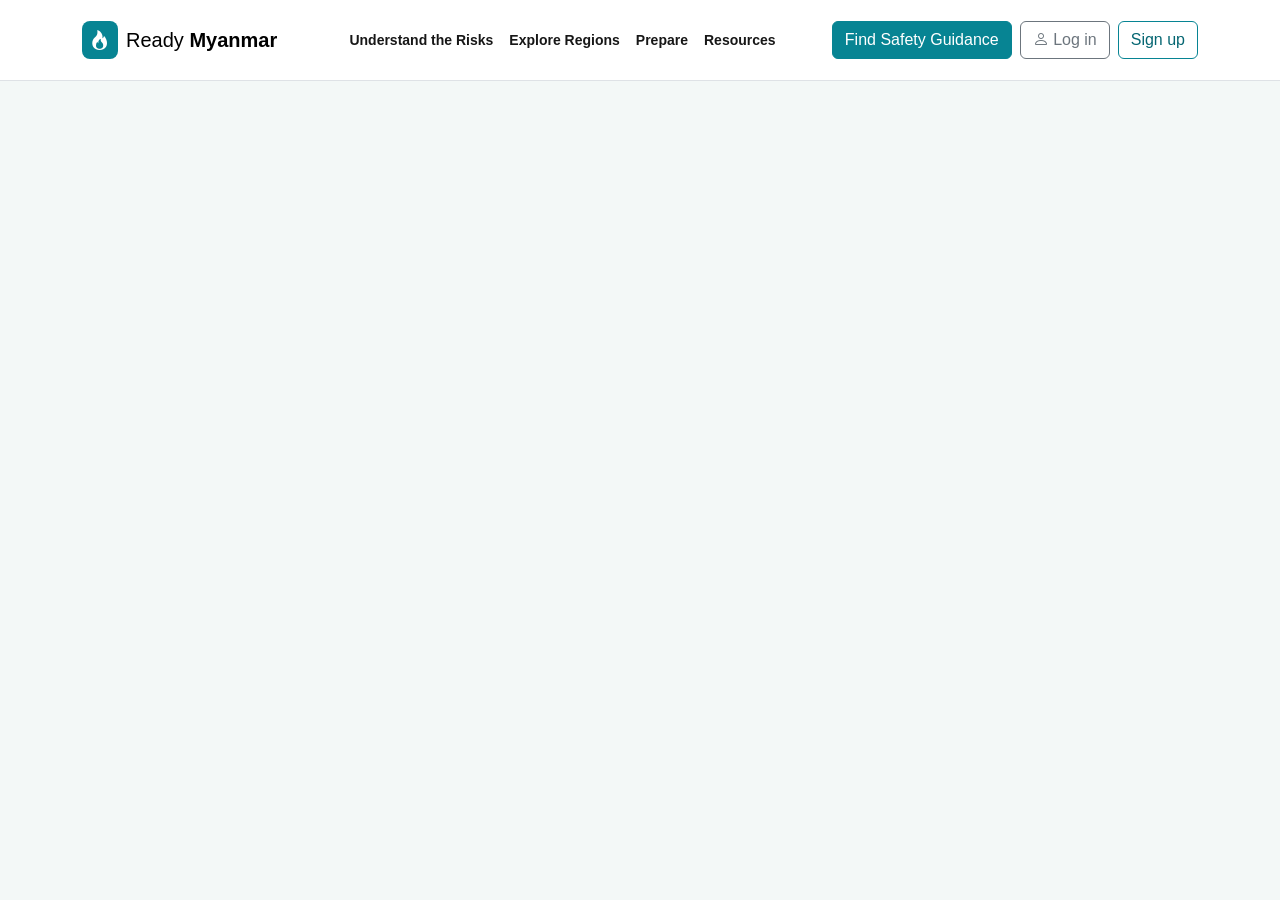
<file: nav bar.html>
<!DOCTYPE html>
<html lang="en">
<head>
    <meta charset="UTF-8">
    <meta name="viewport" content="width=device-width, initial-scale=1.0">
    <title>Ready Myanmar</title>

    <link href="https://cdn.jsdelivr.net/npm/bootstrap@5.3.3/dist/css/bootstrap.min.css" rel="stylesheet">
    <link href="https://cdn.jsdelivr.net/npm/bootstrap-icons@1.11.3/font/bootstrap-icons.min.css" rel="stylesheet">
    <link href="nav bar.css" rel="stylesheet">
</head>
<body>
    <nav class="navbar navbar-expand-xl bg-white border-bottom py-3">
        <div class="container">
            <a class="navbar-brand d-flex align-items-center gap-2" href="index.html">
                <i class="bi bi-fire brand-icon" aria-hidden="true"></i>
                <span>Ready <strong>Myanmar</strong></span>
            </a>

            <button
                class="navbar-toggler"
                type="button"
                data-bs-toggle="collapse"
                data-bs-target="#mainMenu"
                aria-controls="mainMenu"
                aria-expanded="false"
                aria-label="Toggle navigation"
            >
                <span class="navbar-toggler-icon"></span>
            </button>

            <div class="collapse navbar-collapse" id="mainMenu">
                <ul class="navbar-nav mx-auto">
                    <li class="nav-item">
                        <a class="nav-link" href="risks.html">Understand the Risks</a>
                    </li>
                    <li class="nav-item">
                        <a class="nav-link" href="regions.html">Explore Regions</a>
                    </li>
                    <li class="nav-item">
                        <a class="nav-link" href="prepare.html">Prepare</a>
                    </li>
                    <li class="nav-item">
                        <a class="nav-link" href="resources.html">Resources</a>
                    </li>
                </ul>

                <div class="d-flex flex-wrap gap-2 mt-3 mt-xl-0">
                    <a class="btn btn-teal" href="guidance.html">
                        Find Safety Guidance
                    </a>

                    <button
                        class="btn btn-outline-secondary"
                        type="button"
                        data-bs-toggle="modal"
                        data-bs-target="#loginModal"
                    >
                        <i class="bi bi-person" aria-hidden="true"></i>
                        Log in
                    </button>

                    <button
                        class="btn btn-outline-teal"
                        type="button"
                        data-bs-toggle="modal"
                        data-bs-target="#signupModal"
                    >
                        Sign up
                    </button>
                </div>
            </div>
        </div>
    </nav>

    <div
        class="modal fade"
        id="loginModal"
        tabindex="-1"
        aria-labelledby="loginTitle"
        aria-hidden="true"
    >
        <div class="modal-dialog modal-dialog-centered modal-dialog-scrollable">
            <div class="modal-content">
                <div class="modal-header">
                    <h2 class="modal-title fs-4" id="loginTitle">
                        Welcome back
                    </h2>

                    <button
                        class="btn-close"
                        type="button"
                        data-bs-dismiss="modal"
                        aria-label="Close"
                    ></button>
                </div>

                <div class="modal-body p-4">
                    <p class="text-secondary">
                        Log in to Ready Myanmar.
                    </p>

                    <form id="loginForm">
                        <div class="mb-3">
                            <label class="form-label" for="loginEmail">
                                Email address
                            </label>
                            <input
                                class="form-control"
                                type="email"
                                id="loginEmail"
                                autocomplete="email"
                                required
                            >
                        </div>

                        <div class="mb-3">
                            <label class="form-label" for="loginPassword">
                                Password
                            </label>
                            <input
                                class="form-control"
                                type="password"
                                id="loginPassword"
                                autocomplete="current-password"
                                minlength="8"
                                required
                            >
                        </div>

                        <div class="form-check mb-3">
                            <input
                                class="form-check-input"
                                type="checkbox"
                                id="showLoginPassword"
                            >
                            <label class="form-check-label" for="showLoginPassword">
                                Show password
                            </label>
                        </div>

                        <button class="btn btn-teal w-100" type="submit">
                            Log in
                        </button>

                        <p class="text-success mt-3 mb-0" id="loginMessage" role="status"></p>
                    </form>

                    <p class="text-center mt-4 mb-0">
                        Don't have an account?
                        <button
                            class="btn btn-link p-0 align-baseline"
                            type="button"
                            data-bs-toggle="modal"
                            data-bs-target="#signupModal"
                        >
                            Sign up
                        </button>
                    </p>
                </div>
            </div>
        </div>
    </div>

    <div
        class="modal fade"
        id="signupModal"
        tabindex="-1"
        aria-labelledby="signupTitle"
        aria-hidden="true"
    >
        <div class="modal-dialog modal-dialog-centered modal-dialog-scrollable">
            <div class="modal-content">
                <div class="modal-header">
                    <h2 class="modal-title fs-4" id="signupTitle">
                        Create an account
                    </h2>

                    <button
                        class="btn-close"
                        type="button"
                        data-bs-dismiss="modal"
                        aria-label="Close"
                    ></button>
                </div>

                <div class="modal-body p-4">
                    <p class="text-secondary">
                        Join Ready Myanmar.
                    </p>

                    <form id="signupForm">
                        <div class="mb-3">
                            <label class="form-label" for="signupName">
                                Name
                            </label>
                            <input
                                class="form-control"
                                type="text"
                                id="signupName"
                                autocomplete="name"
                                required
                            >
                        </div>

                        <div class="mb-3">
                            <label class="form-label" for="signupEmail">
                                Email address
                            </label>
                            <input
                                class="form-control"
                                type="email"
                                id="signupEmail"
                                autocomplete="email"
                                required
                            >
                        </div>

                        <div class="mb-3">
                            <label class="form-label" for="signupPassword">
                                Password
                            </label>
                            <input
                                class="form-control"
                                type="password"
                                id="signupPassword"
                                autocomplete="new-password"
                                minlength="8"
                                aria-describedby="passwordHelp"
                                required
                            >
                            <div class="form-text" id="passwordHelp">
                                Use at least 8 characters.
                            </div>
                        </div>

                        <div class="mb-3">
                            <label class="form-label" for="confirmPassword">
                                Confirm password
                            </label>
                            <input
                                class="form-control"
                                type="password"
                                id="confirmPassword"
                                autocomplete="new-password"
                                required
                            >
                        </div>

                        <div class="form-check mb-3">
                            <input
                                class="form-check-input"
                                type="checkbox"
                                id="showSignupPassword"
                            >
                            <label class="form-check-label" for="showSignupPassword">
                                Show passwords
                            </label>
                        </div>

                        <button class="btn btn-teal w-100" type="submit">
                            Sign up
                        </button>

                        <p class="text-success mt-3 mb-0" id="signupMessage" role="status"></p>
                    </form>

                    <p class="text-center mt-4 mb-0">
                        Already have an account?
                        <button
                            class="btn btn-link p-0 align-baseline"
                            type="button"
                            data-bs-toggle="modal"
                            data-bs-target="#loginModal"
                        >
                            Log in
                        </button>
                    </p>
                </div>
            </div>
        </div>
    </div>

    <script src="https://cdn.jsdelivr.net/npm/bootstrap@5.3.3/dist/js/bootstrap.bundle.min.js"></script>
    <script src="nav bar.js"></script>
</body>
</html>
</file>
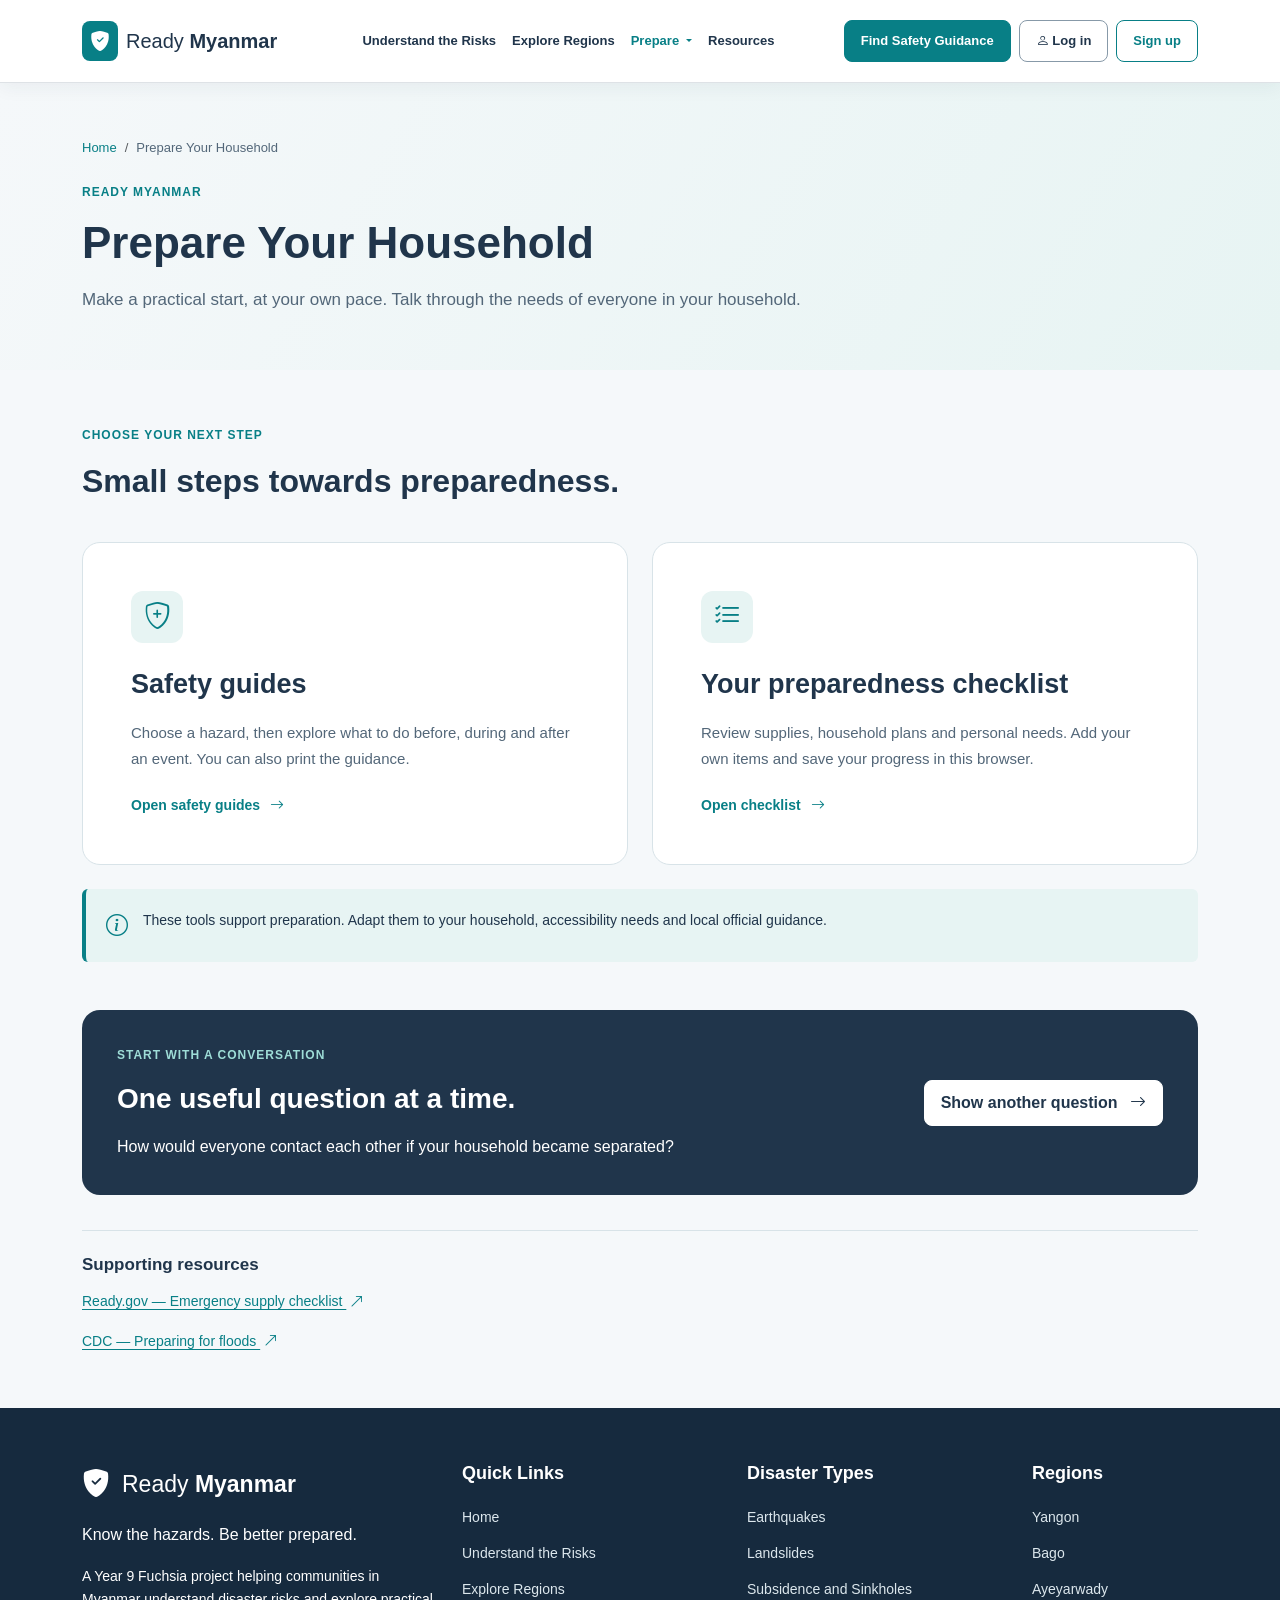
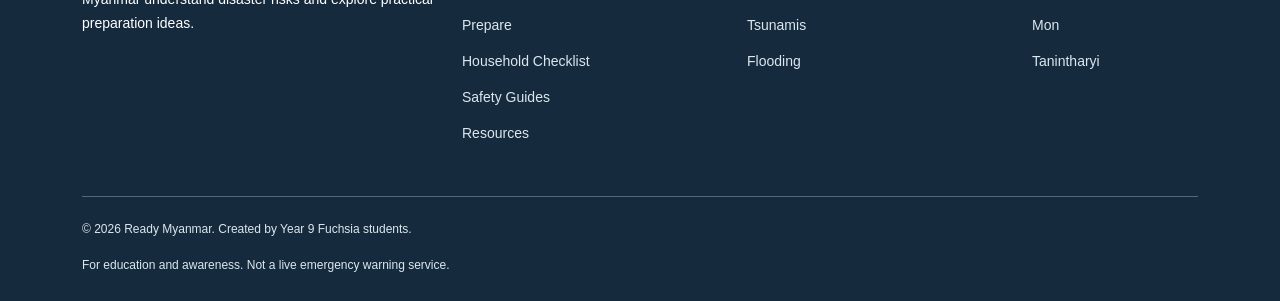
<file: Prepare.html>
<!DOCTYPE html>
<html lang="en">
<head>
    <meta charset="UTF-8">
    <meta name="viewport" content="width=device-width, initial-scale=1.0">
    <title>Prepare Your Household | Ready Myanmar</title>

    <link href="https://cdn.jsdelivr.net/npm/bootstrap@5.3.3/dist/css/bootstrap.min.css" rel="stylesheet">
    <link href="https://cdn.jsdelivr.net/npm/bootstrap-icons@1.11.3/font/bootstrap-icons.min.css" rel="stylesheet">
    <link href="prepare.css" rel="stylesheet">
</head>
<body>
    <nav class="navbar navbar-expand-xl bg-white border-bottom py-3 sticky-top" aria-label="Main navigation">
        <div class="container">
            <a class="navbar-brand d-flex align-items-center gap-2" href="index.html">
                <i class="bi bi-shield-fill-check brand-icon" aria-hidden="true"></i>
                <span>Ready <strong>Myanmar</strong></span>
            </a>

            <button
                class="navbar-toggler"
                type="button"
                data-bs-toggle="collapse"
                data-bs-target="#mainMenu"
                aria-controls="mainMenu"
                aria-expanded="false"
                aria-label="Toggle navigation"
            >
                <span class="navbar-toggler-icon"></span>
            </button>

            <div class="collapse navbar-collapse" id="mainMenu">
                <ul class="navbar-nav mx-auto">
                    <li class="nav-item">
                        <a class="nav-link" href="UnderstandTR.html">
                            Understand the Risks
                        </a>
                    </li>

                    <li class="nav-item">
                        <a class="nav-link" href="ExploreRG.html">
                            Explore Regions
                        </a>
                    </li>

                    <li class="nav-item dropdown">
                        <button
                            class="nav-link dropdown-toggle active"
                            type="button"
                            id="prepareDropdown"
                            data-bs-toggle="dropdown"
                            aria-expanded="false"
                        >
                            Prepare
                        </button>

                        <ul class="dropdown-menu" aria-labelledby="prepareDropdown">
                            <li>
                                <a class="dropdown-item active" href="Prepare.html" aria-current="page">
                                    <i class="bi bi-backpack me-2" aria-hidden="true"></i>
                                    Preparation Overview
                                </a>
                            </li>

                            <li>
                                <a class="dropdown-item" href="Checklist.html">
                                    <i class="bi bi-list-check me-2" aria-hidden="true"></i>
                                    Household Checklist
                                </a>
                            </li>

                            <li>
                                <a class="dropdown-item" href="SafetyGuides.html">
                                    <i class="bi bi-shield-check me-2" aria-hidden="true"></i>
                                    Safety Guides
                                </a>
                            </li>
                        </ul>
                    </li>

                    <li class="nav-item">
                        <a class="nav-link" href="Resources.html">
                            Resources
                        </a>
                    </li>
                </ul>

                <div class="d-flex flex-wrap gap-2 mt-3 mt-xl-0">
                    <a class="btn btn-green" href="SafetyGuides.html">
                        Find Safety Guidance
                    </a>

                    <button
                        class="btn btn-outline-secondary"
                        type="button"
                        data-bs-toggle="modal"
                        data-bs-target="#loginModal"
                    >
                        <i class="bi bi-person" aria-hidden="true"></i>
                        Log in
                    </button>

                    <button
                        class="btn btn-outline-green"
                        type="button"
                        data-bs-toggle="modal"
                        data-bs-target="#signupModal"
                    >
                        Sign up
                    </button>
                </div>
            </div>
        </div>
    </nav>

    <main>
        <section class="page-hero">
            <div class="container">
                <nav aria-label="Breadcrumb">
                    <ol class="breadcrumb">
                        <li class="breadcrumb-item">
                            <a href="index.html">Home</a>
                        </li>

                        <li class="breadcrumb-item active" aria-current="page">
                            Prepare Your Household
                        </li>
                    </ol>
                </nav>

                <p class="eyebrow">READY MYANMAR</p>
                <h1>Prepare Your Household</h1>

                <p class="hero-description">
                    Make a practical start, at your own pace.
                    Talk through the needs of everyone in your household.
                </p>
            </div>
        </section>

        <section class="prepare-section">
            <div class="container">
                <p class="eyebrow">CHOOSE YOUR NEXT STEP</p>
                <h2 class="section-title">Small steps towards preparedness.</h2>

                <div class="row g-4 mt-1">
                    <div class="col-md-6">
                        <article class="card prepare-card h-100">
                            <div class="card-body d-flex flex-column p-4 p-lg-5">
                                <div class="icon-box mb-4">
                                    <i class="bi bi-shield-plus" aria-hidden="true"></i>
                                </div>

                                <h2>Safety guides</h2>

                                <p>
                                    Choose a hazard, then explore what to do
                                    before, during and after an event.
                                    You can also print the guidance.
                                </p>

                                <a class="text-link mt-auto" href="SafetyGuides.html">
                                    Open safety guides
                                    <i class="bi bi-arrow-right" aria-hidden="true"></i>
                                </a>
                            </div>
                        </article>
                    </div>

                    <div class="col-md-6">
                        <article class="card prepare-card h-100">
                            <div class="card-body d-flex flex-column p-4 p-lg-5">
                                <div class="icon-box mb-4">
                                    <i class="bi bi-list-check" aria-hidden="true"></i>
                                </div>

                                <h2>Your preparedness checklist</h2>

                                <p>
                                    Review supplies, household plans and personal
                                    needs. Add your own items and save your
                                    progress in this browser.
                                </p>

                                <a class="text-link mt-auto" href="Checklist.html">
                                    Open checklist
                                    <i class="bi bi-arrow-right" aria-hidden="true"></i>
                                </a>
                            </div>
                        </article>
                    </div>
                </div>

                <div class="info-note mt-4">
                    <i class="bi bi-info-circle" aria-hidden="true"></i>

                    <p class="mb-0">
                        These tools support preparation. Adapt them to your
                        household, accessibility needs and local official guidance.
                    </p>
                </div>

                <div class="conversation-box mt-5">
                    <div class="row align-items-center g-4">
                        <div class="col-lg-8">
                            <p class="eyebrow">START WITH A CONVERSATION</p>
                            <h2>One useful question at a time.</h2>

                            <p class="conversation-question mb-0" id="prepareIdea" aria-live="polite">
                                How would everyone contact each other if your
                                household became separated?
                            </p>
                        </div>

                        <div class="col-lg-4 text-lg-end">
                            <button class="btn btn-cream" type="button" id="nextIdea">
                                Show another question
                                <i class="bi bi-arrow-right ms-2" aria-hidden="true"></i>
                            </button>
                        </div>
                    </div>
                </div>

                <div class="source-links">
                    <h3>Supporting resources</h3>

                    <p class="small">
                        <a href="https://www.ready.gov/sites/default/files/2022-04/ready_checklist.pdf">
                            Ready.gov — Emergency supply checklist
                            <i class="bi bi-arrow-up-right ms-1" aria-hidden="true"></i>
                        </a>
                    </p>

                    <p class="small mb-0">
                        <a href="https://www.cdc.gov/floods/safety/index.html">
                            CDC — Preparing for floods
                            <i class="bi bi-arrow-up-right ms-1" aria-hidden="true"></i>
                        </a>
                    </p>
                </div>
            </div>
        </section>
    </main>

    <footer class="site-footer">
        <div class="container">
            <div class="row g-4">
                <div class="col-md-6 col-lg-4">
                    <a class="footer-logo" href="index.html">
                        <i class="bi bi-shield-fill-check" aria-hidden="true"></i>
                        <span>Ready <strong>Myanmar</strong></span>
                    </a>

                    <p class="mt-3">Know the hazards. Be better prepared.</p>

                    <p class="small">
                        A Year 9 Fuchsia project helping communities in Myanmar
                        understand disaster risks and explore practical
                        preparation ideas.
                    </p>
                </div>

                <div class="col-md-6 col-lg-3">
                    <h3>Quick Links</h3>

                    <ul class="list-unstyled footer-links">
                        <li><a href="index.html">Home</a></li>
                        <li><a href="UnderstandTR.html">Understand the Risks</a></li>
                        <li><a href="ExploreRG.html">Explore Regions</a></li>
                        <li><a href="Prepare.html">Prepare</a></li>
                        <li><a href="Checklist.html">Household Checklist</a></li>
                        <li><a href="SafetyGuides.html">Safety Guides</a></li>
                        <li><a href="Resources.html">Resources</a></li>
                    </ul>
                </div>

                <div class="col-md-6 col-lg-3">
                    <h3>Disaster Types</h3>

                    <ul class="list-unstyled footer-links">
                        <li><a href="UnderstandTR.html#earthquakes">Earthquakes</a></li>
                        <li><a href="UnderstandTR.html#landslides">Landslides</a></li>
                        <li><a href="UnderstandTR.html#subsidence">Subsidence and Sinkholes</a></li>
                        <li><a href="UnderstandTR.html#tsunamis">Tsunamis</a></li>
                        <li><a href="UnderstandTR.html#flooding">Flooding</a></li>
                    </ul>
                </div>

                <div class="col-md-6 col-lg-2">
                    <h3>Regions</h3>

                    <ul class="list-unstyled footer-links">
                        <li><a href="ExploreRG.html#yangon">Yangon</a></li>
                        <li><a href="ExploreRG.html#bago">Bago</a></li>
                        <li><a href="ExploreRG.html#ayeyarwady">Ayeyarwady</a></li>
                        <li><a href="ExploreRG.html#mon">Mon</a></li>
                        <li><a href="ExploreRG.html#tanintharyi">Tanintharyi</a></li>
                    </ul>
                </div>
            </div>

            <div class="footer-bottom">
                <p>© 2026 Ready Myanmar. Created by Year 9 Fuchsia students.</p>

                <p class="mb-0">
                    For education and awareness. Not a live emergency warning service.
                </p>
            </div>
        </div>
    </footer>

    <div
        class="modal fade"
        id="loginModal"
        tabindex="-1"
        aria-labelledby="loginTitle"
        aria-hidden="true"
    >
        <div class="modal-dialog modal-dialog-centered modal-dialog-scrollable">
            <div class="modal-content">
                <div class="modal-header">
                    <h2 class="modal-title fs-4" id="loginTitle">Welcome back</h2>

                    <button
                        class="btn-close"
                        type="button"
                        data-bs-dismiss="modal"
                        aria-label="Close"
                    ></button>
                </div>

                <div class="modal-body p-4">
                    <p class="text-secondary small">
                        School demonstration only. No real login takes place.
                    </p>

                    <form id="loginForm" novalidate>
                        <div class="mb-3">
                            <label class="form-label" for="loginEmail">
                                Email address
                            </label>

                            <input
                                class="form-control"
                                type="email"
                                id="loginEmail"
                                autocomplete="email"
                                required
                            >
                        </div>

                        <div class="mb-3">
                            <label class="form-label" for="loginPassword">
                                Password
                            </label>

                            <input
                                class="form-control"
                                type="password"
                                id="loginPassword"
                                autocomplete="current-password"
                                minlength="8"
                                aria-describedby="loginHelp"
                                required
                            >

                            <div class="form-text" id="loginHelp">
                                Use at least 8 characters for this demo.
                            </div>
                        </div>

                        <div class="form-check mb-4">
                            <input
                                class="form-check-input"
                                type="checkbox"
                                id="showLoginPassword"
                            >

                            <label class="form-check-label" for="showLoginPassword">
                                Show password
                            </label>
                        </div>

                        <button class="btn btn-green w-100" type="submit">
                            Log in
                        </button>

                        <p class="form-message" id="loginMessage" role="status"></p>
                    </form>

                    <p class="text-center mt-4 mb-0">
                        Don't have an account?

                        <button
                            class="btn btn-link p-0 align-baseline"
                            type="button"
                            data-bs-toggle="modal"
                            data-bs-target="#signupModal"
                        >
                            Sign up
                        </button>
                    </p>
                </div>
            </div>
        </div>
    </div>

    <div
        class="modal fade"
        id="signupModal"
        tabindex="-1"
        aria-labelledby="signupTitle"
        aria-hidden="true"
    >
        <div class="modal-dialog modal-dialog-centered modal-dialog-scrollable">
            <div class="modal-content">
                <div class="modal-header">
                    <h2 class="modal-title fs-4" id="signupTitle">
                        Create an account
                    </h2>

                    <button
                        class="btn-close"
                        type="button"
                        data-bs-dismiss="modal"
                        aria-label="Close"
                    ></button>
                </div>

                <div class="modal-body p-4">
                    <p class="text-secondary small">
                        Try the sign-up form. Your details are not saved or sent anywhere.
                    </p>

                    <form id="signupForm" novalidate>
                        <div class="mb-3">
                            <label class="form-label" for="signupName">
                                Full name
                            </label>

                            <input
                                class="form-control"
                                type="text"
                                id="signupName"
                                autocomplete="name"
                                minlength="2"
                                maxlength="80"
                                required
                            >
                        </div>

                        <div class="mb-3">
                            <label class="form-label" for="signupEmail">
                                Email address
                            </label>

                            <input
                                class="form-control"
                                type="email"
                                id="signupEmail"
                                autocomplete="email"
                                required
                            >
                        </div>

                        <div class="mb-3">
                            <label class="form-label" for="signupPassword">
                                Password
                            </label>

                            <input
                                class="form-control"
                                type="password"
                                id="signupPassword"
                                autocomplete="new-password"
                                minlength="8"
                                aria-describedby="signupHelp"
                                required
                            >

                            <div class="form-text" id="signupHelp">
                                Use at least 8 characters.
                            </div>
                        </div>

                        <div class="mb-3">
                            <label class="form-label" for="confirmPassword">
                                Confirm password
                            </label>

                            <input
                                class="form-control"
                                type="password"
                                id="confirmPassword"
                                autocomplete="new-password"
                                required
                            >
                        </div>

                        <div class="form-check mb-3">
                            <input
                                class="form-check-input"
                                type="checkbox"
                                id="showSignupPassword"
                            >

                            <label class="form-check-label" for="showSignupPassword">
                                Show passwords
                            </label>
                        </div>

                        <div class="form-check mb-4">
                            <input
                                class="form-check-input"
                                type="checkbox"
                                id="demoAgreement"
                                required
                            >

                            <label class="form-check-label" for="demoAgreement">
                                I understand this is a school demonstration.
                            </label>
                        </div>

                        <button class="btn btn-green w-100" type="submit">
                            Sign up
                        </button>

                        <p class="form-message" id="signupMessage" role="status"></p>
                    </form>

                    <p class="text-center mt-4 mb-0">
                        Already have an account?

                        <button
                            class="btn btn-link p-0 align-baseline"
                            type="button"
                            data-bs-toggle="modal"
                            data-bs-target="#loginModal"
                        >
                            Log in
                        </button>
                    </p>
                </div>
            </div>
        </div>
    </div>

    <script src="https://cdn.jsdelivr.net/npm/bootstrap@5.3.3/dist/js/bootstrap.bundle.min.js"></script>
    <script src="prepare.js"></script>
</body>
</html>
</file>
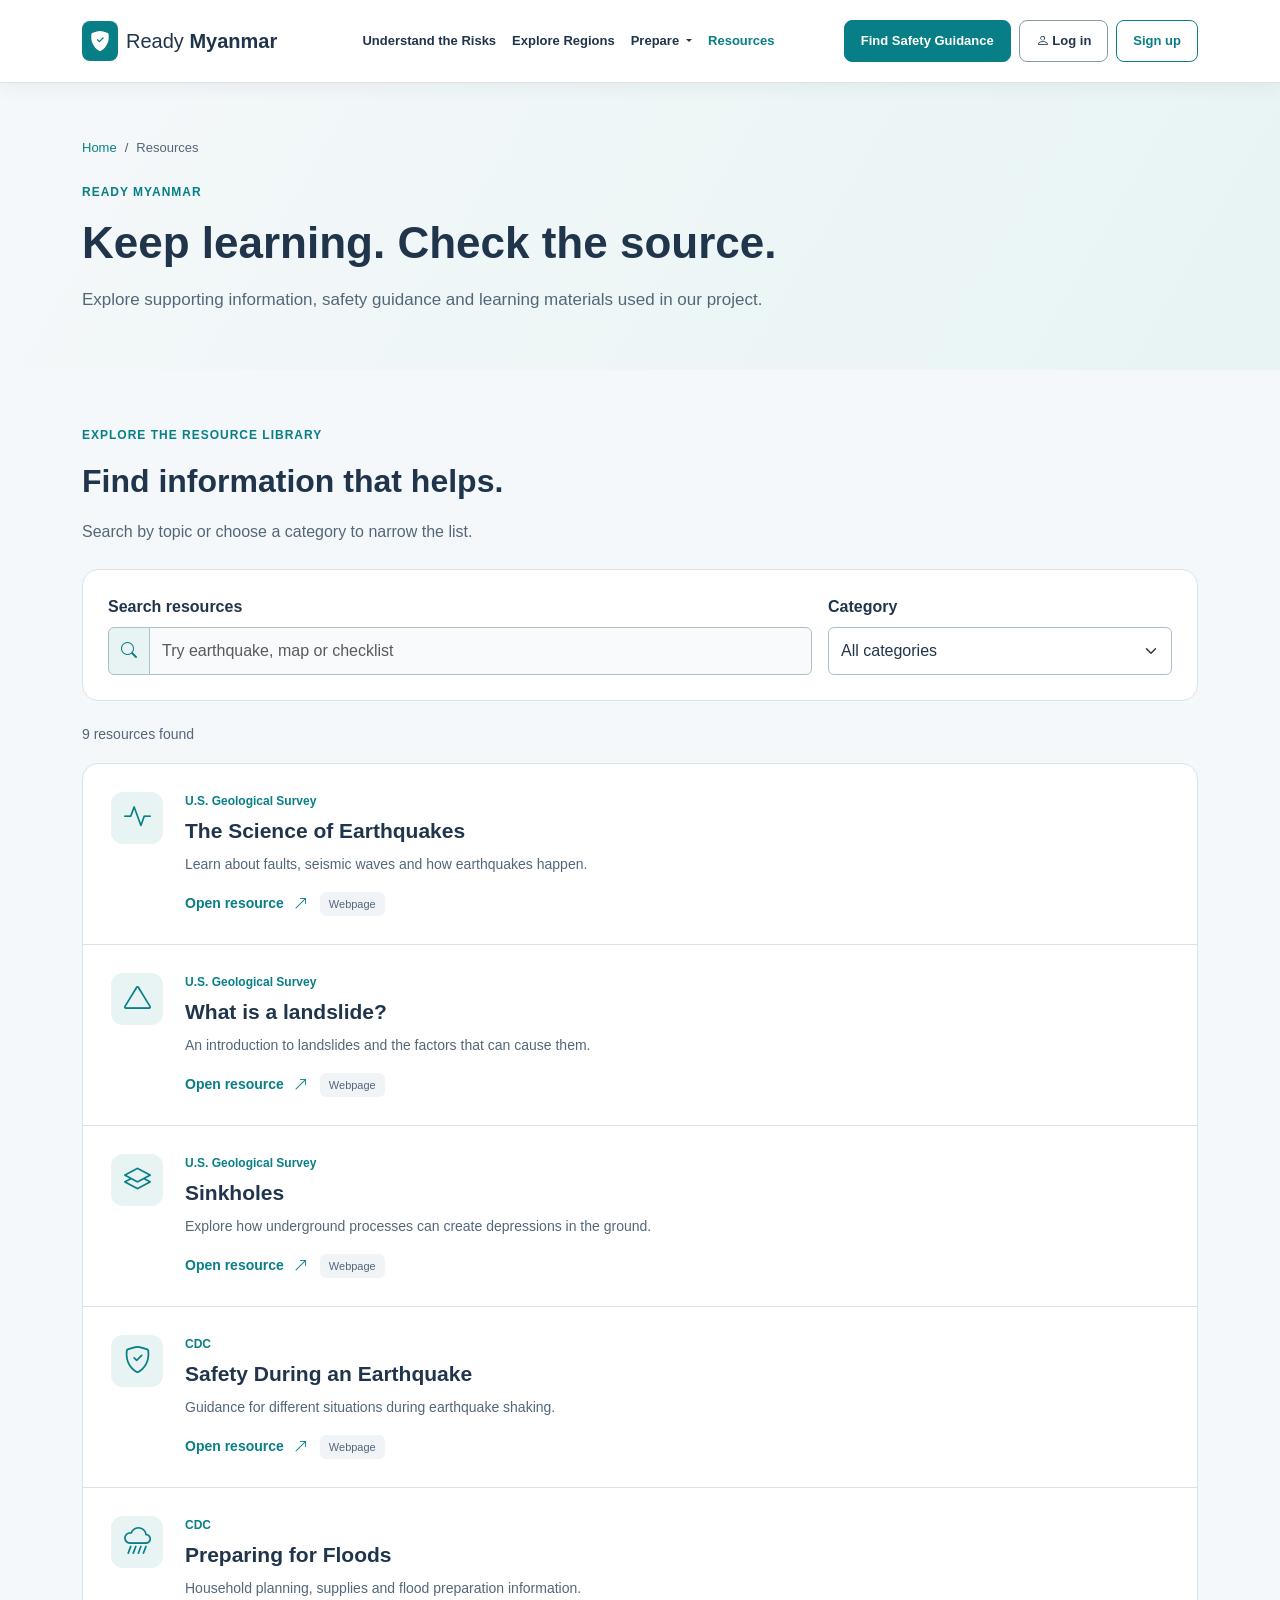
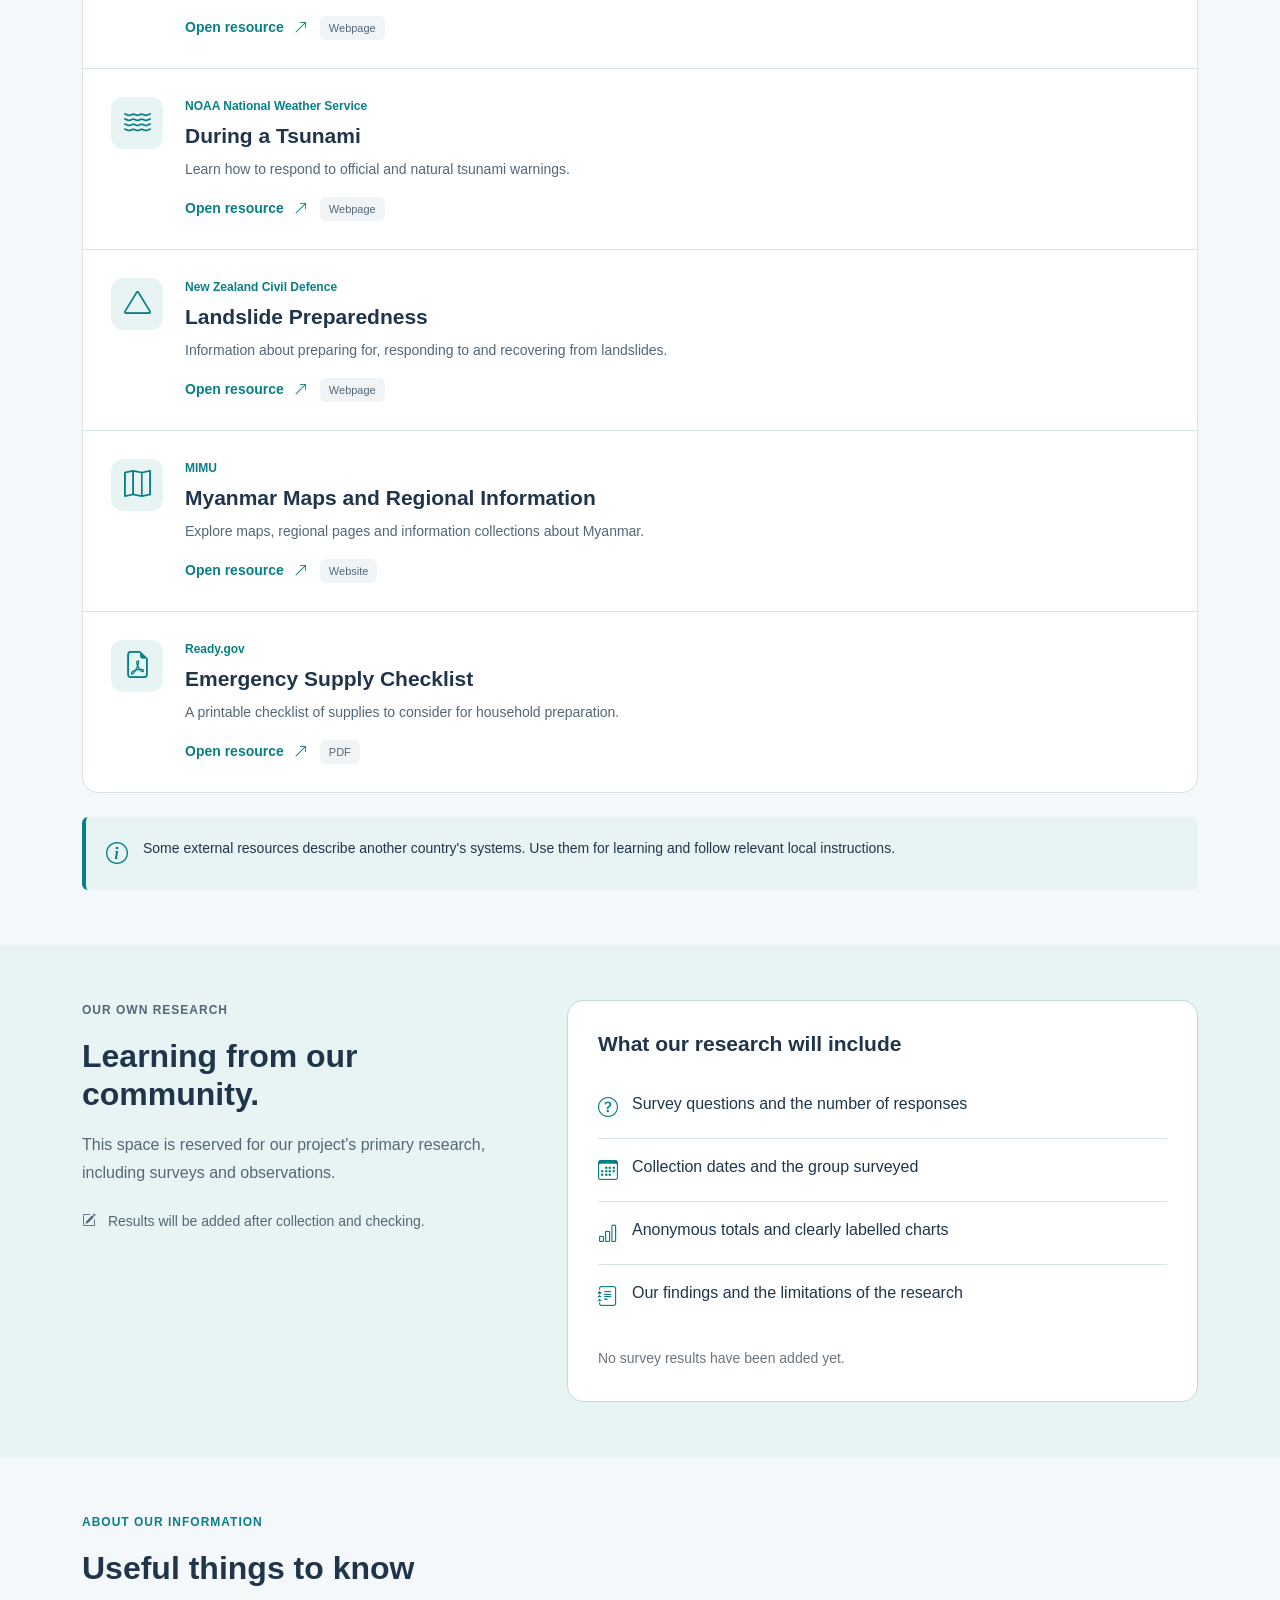
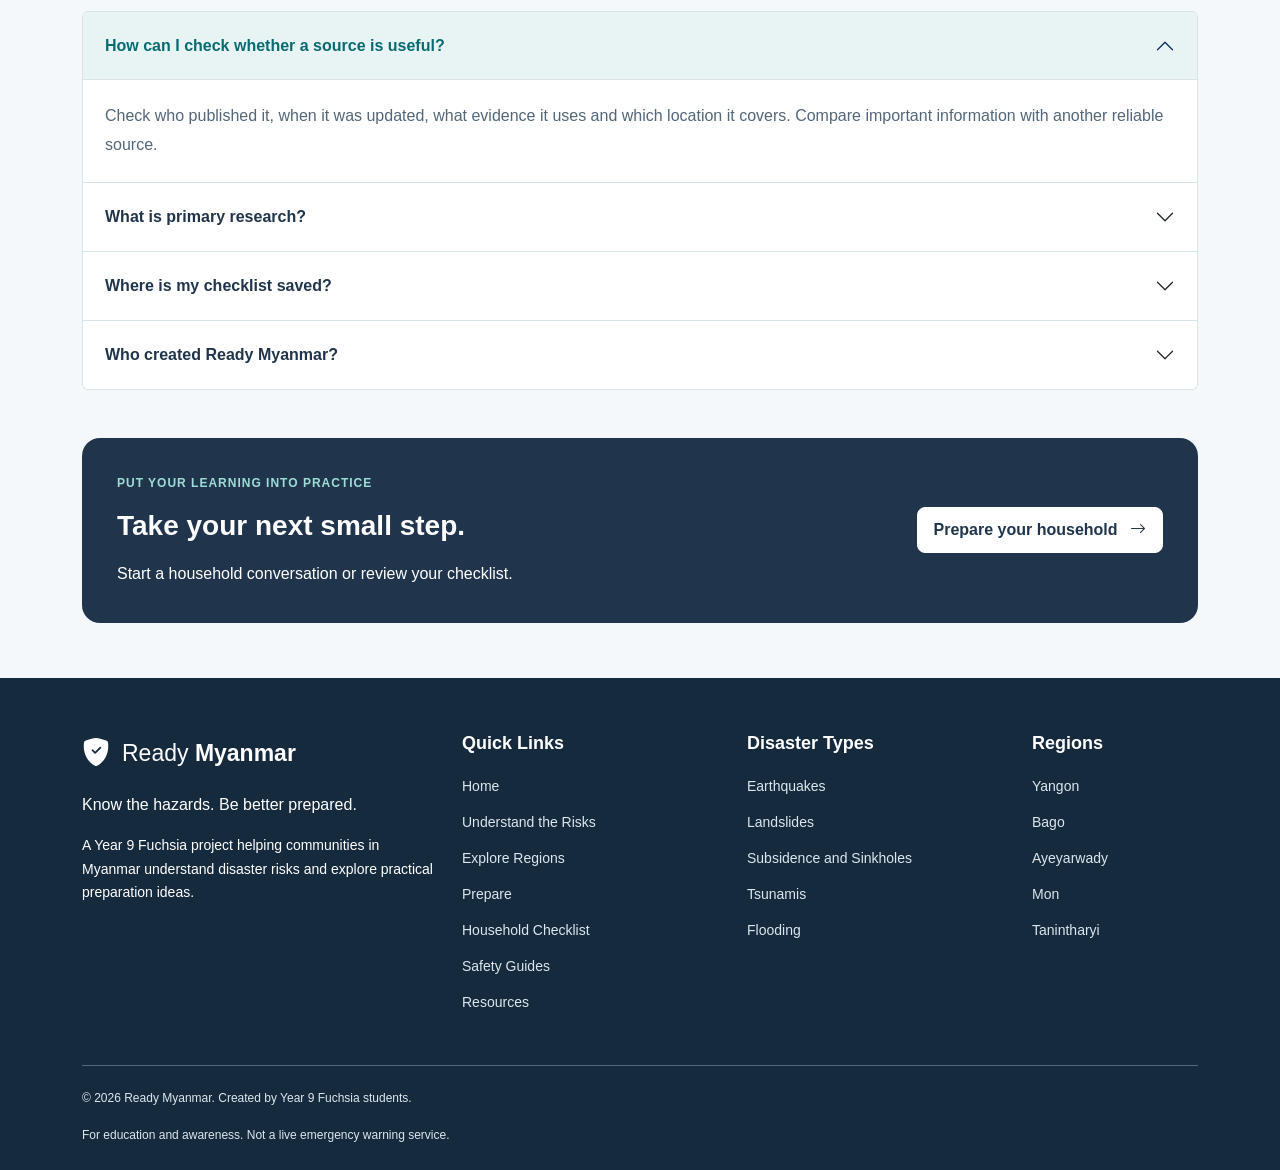
<file: Resources.html>
<!DOCTYPE html>
<html lang="en">
<head>
    <meta charset="UTF-8">
    <meta name="viewport" content="width=device-width, initial-scale=1.0">
    <title>Resources | Ready Myanmar</title>

    <link href="https://cdn.jsdelivr.net/npm/bootstrap@5.3.3/dist/css/bootstrap.min.css" rel="stylesheet">
    <link href="https://cdn.jsdelivr.net/npm/bootstrap-icons@1.11.3/font/bootstrap-icons.min.css" rel="stylesheet">
    <link href="resources.css" rel="stylesheet">
</head>
<body>
    <nav class="navbar navbar-expand-xl bg-white border-bottom py-3 sticky-top" aria-label="Main navigation">
        <div class="container">
            <a class="navbar-brand d-flex align-items-center gap-2" href="index.html">
                <i class="bi bi-shield-fill-check brand-icon" aria-hidden="true"></i>
                <span>Ready <strong>Myanmar</strong></span>
            </a>

            <button
                class="navbar-toggler"
                type="button"
                data-bs-toggle="collapse"
                data-bs-target="#mainMenu"
                aria-controls="mainMenu"
                aria-expanded="false"
                aria-label="Toggle navigation"
            >
                <span class="navbar-toggler-icon"></span>
            </button>

            <div class="collapse navbar-collapse" id="mainMenu">
                <ul class="navbar-nav mx-auto">
                    <li class="nav-item">
                        <a class="nav-link" href="UnderstandTR.html">
                            Understand the Risks
                        </a>
                    </li>

                    <li class="nav-item">
                        <a class="nav-link" href="ExploreRG.html">
                            Explore Regions
                        </a>
                    </li>

                    <li class="nav-item dropdown">
                        <button
                            class="nav-link dropdown-toggle"
                            type="button"
                            id="prepareDropdown"
                            data-bs-toggle="dropdown"
                            aria-expanded="false"
                        >
                            Prepare
                        </button>

                        <ul class="dropdown-menu" aria-labelledby="prepareDropdown">
                            <li>
                                <a class="dropdown-item" href="Prepare.html">
                                    <i class="bi bi-backpack me-2" aria-hidden="true"></i>
                                    Preparation Overview
                                </a>
                            </li>

                            <li>
                                <a class="dropdown-item" href="Checklist.html">
                                    <i class="bi bi-list-check me-2" aria-hidden="true"></i>
                                    Household Checklist
                                </a>
                            </li>

                            <li>
                                <a class="dropdown-item" href="SafetyGuides.html">
                                    <i class="bi bi-shield-check me-2" aria-hidden="true"></i>
                                    Safety Guides
                                </a>
                            </li>
                        </ul>
                    </li>

                    <li class="nav-item">
                        <a class="nav-link active" href="Resources.html" aria-current="page">
                            Resources
                        </a>
                    </li>
                </ul>

                <div class="d-flex flex-wrap gap-2 mt-3 mt-xl-0">
                    <a class="btn btn-green" href="SafetyGuides.html">
                        Find Safety Guidance
                    </a>

                    <button
                        class="btn btn-outline-secondary"
                        type="button"
                        data-bs-toggle="modal"
                        data-bs-target="#loginModal"
                    >
                        <i class="bi bi-person" aria-hidden="true"></i>
                        Log in
                    </button>

                    <button
                        class="btn btn-outline-green"
                        type="button"
                        data-bs-toggle="modal"
                        data-bs-target="#signupModal"
                    >
                        Sign up
                    </button>
                </div>
            </div>
        </div>
    </nav>

    <main>
        <section class="page-hero">
            <div class="container">
                <nav aria-label="Breadcrumb">
                    <ol class="breadcrumb">
                        <li class="breadcrumb-item">
                            <a href="index.html">Home</a>
                        </li>

                        <li class="breadcrumb-item active" aria-current="page">
                            Resources
                        </li>
                    </ol>
                </nav>

                <p class="eyebrow">READY MYANMAR</p>
                <h1>Keep learning. Check the source.</h1>

                <p class="hero-description">
                    Explore supporting information, safety guidance and
                    learning materials used in our project.
                </p>
            </div>
        </section>

        <section class="page-section">
            <div class="container">
                <div class="section-heading mb-4">
                    <p class="eyebrow">EXPLORE THE RESOURCE LIBRARY</p>
                    <h2>Find information that helps.</h2>

                    <p>
                        Search by topic or choose a category to narrow the list.
                    </p>
                </div>

                <div class="search-panel">
                    <div class="row g-3">
                        <div class="col-md-8">
                            <label class="form-label" for="resourceSearch">
                                Search resources
                            </label>

                            <div class="input-group">
                                <span class="input-group-text">
                                    <i class="bi bi-search" aria-hidden="true"></i>
                                </span>

                                <input
                                    class="form-control"
                                    type="search"
                                    id="resourceSearch"
                                    placeholder="Try earthquake, map or checklist"
                                    aria-controls="resourceList"
                                >
                            </div>
                        </div>

                        <div class="col-md-4">
                            <label class="form-label" for="resourceCategory">
                                Category
                            </label>

                            <select class="form-select" id="resourceCategory">
                                <option value="all">All categories</option>
                                <option value="science">Hazard science</option>
                                <option value="safety">Safety guidance</option>
                                <option value="maps">Maps and regions</option>
                                <option value="planning">Household planning</option>
                            </select>
                        </div>
                    </div>
                </div>

                <p class="result-count" id="resourceCount" role="status"></p>

                <div class="resource-list" id="resourceList"></div>

                <div class="empty-message" id="resourceEmpty" hidden>
                    <i class="bi bi-search" aria-hidden="true"></i>
                    <h3>No matching resources</h3>
                    <p>Try another search word or choose a different category.</p>

                    <button class="btn btn-outline-green" type="button" id="resetResources">
                        Clear filters
                    </button>
                </div>

                <div class="info-note mt-4">
                    <i class="bi bi-info-circle" aria-hidden="true"></i>

                    <p class="mb-0">
                        Some external resources describe another country's systems.
                        Use them for learning and follow relevant local instructions.
                    </p>
                </div>

                <noscript>
                    <p class="info-note mt-4">
                        Enable JavaScript to search the resource list.
                        You can also visit
                        <a href="https://themimu.info/">MIMU</a>
                        for Myanmar information.
                    </p>
                </noscript>
            </div>
        </section>

        <section class="research-section" id="student-research">
            <div class="container">
                <div class="row g-4 g-lg-5">
                    <div class="col-lg-5">
                        <p class="eyebrow">OUR OWN RESEARCH</p>
                        <h2>Learning from our community.</h2>

                        <p>
                            This space is reserved for our project's primary
                            research, including surveys and observations.
                        </p>

                        <p class="research-status">
                            <i class="bi bi-pencil-square me-2" aria-hidden="true"></i>
                            Results will be added after collection and checking.
                        </p>
                    </div>

                    <div class="col-lg-7">
                        <div class="research-panel">
                            <h3>What our research will include</h3>

                            <ul class="research-list">
                                <li>
                                    <i class="bi bi-question-circle" aria-hidden="true"></i>
                                    <span>Survey questions and the number of responses</span>
                                </li>

                                <li>
                                    <i class="bi bi-calendar3" aria-hidden="true"></i>
                                    <span>Collection dates and the group surveyed</span>
                                </li>

                                <li>
                                    <i class="bi bi-bar-chart" aria-hidden="true"></i>
                                    <span>Anonymous totals and clearly labelled charts</span>
                                </li>

                                <li>
                                    <i class="bi bi-journal-text" aria-hidden="true"></i>
                                    <span>Our findings and the limitations of the research</span>
                                </li>
                            </ul>

                            <p class="small text-secondary mb-0">
                                No survey results have been added yet.
                            </p>
                        </div>
                    </div>
                </div>
            </div>
        </section>

        <section class="page-section">
            <div class="container">
                <p class="eyebrow">ABOUT OUR INFORMATION</p>
                <h2>Useful things to know</h2>

                <div class="accordion mt-4" id="resourceQuestions">
                    <div class="accordion-item">
                        <h3 class="accordion-header">
                            <button
                                class="accordion-button"
                                type="button"
                                data-bs-toggle="collapse"
                                data-bs-target="#checkSource"
                                aria-expanded="true"
                                aria-controls="checkSource"
                            >
                                How can I check whether a source is useful?
                            </button>
                        </h3>

                        <div
                            class="accordion-collapse collapse show"
                            id="checkSource"
                            data-bs-parent="#resourceQuestions"
                        >
                            <div class="accordion-body">
                                Check who published it, when it was updated,
                                what evidence it uses and which location it covers.
                                Compare important information with another reliable source.
                            </div>
                        </div>
                    </div>

                    <div class="accordion-item">
                        <h3 class="accordion-header">
                            <button
                                class="accordion-button collapsed"
                                type="button"
                                data-bs-toggle="collapse"
                                data-bs-target="#primaryResearch"
                                aria-expanded="false"
                                aria-controls="primaryResearch"
                            >
                                What is primary research?
                            </button>
                        </h3>

                        <div
                            class="accordion-collapse collapse"
                            id="primaryResearch"
                            data-bs-parent="#resourceQuestions"
                        >
                            <div class="accordion-body">
                                Primary research is information we collect ourselves,
                                such as answers to our survey or recorded observations.
                                We will explain how it was collected and avoid sharing
                                names or other identifying details.
                            </div>
                        </div>
                    </div>

                    <div class="accordion-item">
                        <h3 class="accordion-header">
                            <button
                                class="accordion-button collapsed"
                                type="button"
                                data-bs-toggle="collapse"
                                data-bs-target="#savedData"
                                aria-expanded="false"
                                aria-controls="savedData"
                            >
                                Where is my checklist saved?
                            </button>
                        </h3>

                        <div
                            class="accordion-collapse collapse"
                            id="savedData"
                            data-bs-parent="#resourceQuestions"
                        >
                            <div class="accordion-body">
                                Your checklist is stored in this browser on this device.
                                It does not sync to an account. Clearing browser data can
                                remove it. The login and sign-up forms are demonstrations.
                            </div>
                        </div>
                    </div>

                    <div class="accordion-item">
                        <h3 class="accordion-header">
                            <button
                                class="accordion-button collapsed"
                                type="button"
                                data-bs-toggle="collapse"
                                data-bs-target="#projectPurpose"
                                aria-expanded="false"
                                aria-controls="projectPurpose"
                            >
                                Who created Ready Myanmar?
                            </button>
                        </h3>

                        <div
                            class="accordion-collapse collapse"
                            id="projectPurpose"
                            data-bs-parent="#resourceQuestions"
                        >
                            <div class="accordion-body">
                                Ready Myanmar is a Year 9 Fuchsia student project.
                                It brings together educational information and simple
                                tools to help people explore disaster risks and preparation.
                            </div>
                        </div>
                    </div>
                </div>

                <div class="learning-banner mt-5">
                    <div class="row align-items-center g-4">
                        <div class="col-lg-8">
                            <p class="eyebrow">PUT YOUR LEARNING INTO PRACTICE</p>
                            <h2>Take your next small step.</h2>
                            <p class="mb-0">
                                Start a household conversation or review your checklist.
                            </p>
                        </div>

                        <div class="col-lg-4 text-lg-end">
                            <a class="btn btn-cream" href="Prepare.html">
                                Prepare your household
                                <i class="bi bi-arrow-right ms-2" aria-hidden="true"></i>
                            </a>
                        </div>
                    </div>
                </div>
            </div>
        </section>
    </main>

    <footer class="site-footer">
        <div class="container">
            <div class="row g-4">
                <div class="col-md-6 col-lg-4">
                    <a class="footer-logo" href="index.html">
                        <i class="bi bi-shield-fill-check" aria-hidden="true"></i>
                        <span>Ready <strong>Myanmar</strong></span>
                    </a>

                    <p class="mt-3">Know the hazards. Be better prepared.</p>

                    <p class="small">
                        A Year 9 Fuchsia project helping communities in Myanmar
                        understand disaster risks and explore practical
                        preparation ideas.
                    </p>
                </div>

                <div class="col-md-6 col-lg-3">
                    <h3>Quick Links</h3>

                    <ul class="list-unstyled footer-links">
                        <li><a href="index.html">Home</a></li>
                        <li><a href="UnderstandTR.html">Understand the Risks</a></li>
                        <li><a href="ExploreRG.html">Explore Regions</a></li>
                        <li><a href="Prepare.html">Prepare</a></li>
                        <li><a href="Checklist.html">Household Checklist</a></li>
                        <li><a href="SafetyGuides.html">Safety Guides</a></li>
                        <li><a href="Resources.html">Resources</a></li>
                    </ul>
                </div>

                <div class="col-md-6 col-lg-3">
                    <h3>Disaster Types</h3>

                    <ul class="list-unstyled footer-links">
                        <li><a href="UnderstandTR.html#earthquakes">Earthquakes</a></li>
                        <li><a href="UnderstandTR.html#landslides">Landslides</a></li>
                        <li><a href="UnderstandTR.html#subsidence">Subsidence and Sinkholes</a></li>
                        <li><a href="UnderstandTR.html#tsunamis">Tsunamis</a></li>
                        <li><a href="UnderstandTR.html#flooding">Flooding</a></li>
                    </ul>
                </div>

                <div class="col-md-6 col-lg-2">
                    <h3>Regions</h3>

                    <ul class="list-unstyled footer-links">
                        <li><a href="ExploreRG.html#yangon">Yangon</a></li>
                        <li><a href="ExploreRG.html#bago">Bago</a></li>
                        <li><a href="ExploreRG.html#ayeyarwady">Ayeyarwady</a></li>
                        <li><a href="ExploreRG.html#mon">Mon</a></li>
                        <li><a href="ExploreRG.html#tanintharyi">Tanintharyi</a></li>
                    </ul>
                </div>
            </div>

            <div class="footer-bottom">
                <p>© 2026 Ready Myanmar. Created by Year 9 Fuchsia students.</p>

                <p class="mb-0">
                    For education and awareness. Not a live emergency warning service.
                </p>
            </div>
        </div>
    </footer>

    <div
        class="modal fade"
        id="loginModal"
        tabindex="-1"
        aria-labelledby="loginTitle"
        aria-hidden="true"
    >
        <div class="modal-dialog modal-dialog-centered modal-dialog-scrollable">
            <div class="modal-content">
                <div class="modal-header">
                    <h2 class="modal-title fs-4" id="loginTitle">Welcome back</h2>

                    <button
                        class="btn-close"
                        type="button"
                        data-bs-dismiss="modal"
                        aria-label="Close"
                    ></button>
                </div>

                <div class="modal-body p-4">
                    <p class="text-secondary small">
                        School demonstration only. No real login takes place.
                    </p>

                    <form id="loginForm" novalidate>
                        <div class="mb-3">
                            <label class="form-label" for="loginEmail">
                                Email address
                            </label>

                            <input
                                class="form-control"
                                type="email"
                                id="loginEmail"
                                autocomplete="email"
                                required
                            >
                        </div>

                        <div class="mb-3">
                            <label class="form-label" for="loginPassword">
                                Password
                            </label>

                            <input
                                class="form-control"
                                type="password"
                                id="loginPassword"
                                autocomplete="current-password"
                                minlength="8"
                                aria-describedby="loginHelp"
                                required
                            >

                            <div class="form-text" id="loginHelp">
                                Use at least 8 characters for this demo.
                            </div>
                        </div>

                        <div class="form-check mb-4">
                            <input
                                class="form-check-input"
                                type="checkbox"
                                id="showLoginPassword"
                            >

                            <label class="form-check-label" for="showLoginPassword">
                                Show password
                            </label>
                        </div>

                        <button class="btn btn-green w-100" type="submit">
                            Log in
                        </button>

                        <p class="form-message" id="loginMessage" role="status"></p>
                    </form>

                    <p class="text-center mt-4 mb-0">
                        Don't have an account?

                        <button
                            class="btn btn-link p-0 align-baseline"
                            type="button"
                            data-bs-toggle="modal"
                            data-bs-target="#signupModal"
                        >
                            Sign up
                        </button>
                    </p>
                </div>
            </div>
        </div>
    </div>

    <div
        class="modal fade"
        id="signupModal"
        tabindex="-1"
        aria-labelledby="signupTitle"
        aria-hidden="true"
    >
        <div class="modal-dialog modal-dialog-centered modal-dialog-scrollable">
            <div class="modal-content">
                <div class="modal-header">
                    <h2 class="modal-title fs-4" id="signupTitle">
                        Create an account
                    </h2>

                    <button
                        class="btn-close"
                        type="button"
                        data-bs-dismiss="modal"
                        aria-label="Close"
                    ></button>
                </div>

                <div class="modal-body p-4">
                    <p class="text-secondary small">
                        Try the sign-up form. Your details are not saved or sent anywhere.
                    </p>

                    <form id="signupForm" novalidate>
                        <div class="mb-3">
                            <label class="form-label" for="signupName">
                                Full name
                            </label>

                            <input
                                class="form-control"
                                type="text"
                                id="signupName"
                                autocomplete="name"
                                minlength="2"
                                maxlength="80"
                                required
                            >
                        </div>

                        <div class="mb-3">
                            <label class="form-label" for="signupEmail">
                                Email address
                            </label>

                            <input
                                class="form-control"
                                type="email"
                                id="signupEmail"
                                autocomplete="email"
                                required
                            >
                        </div>

                        <div class="mb-3">
                            <label class="form-label" for="signupPassword">
                                Password
                            </label>

                            <input
                                class="form-control"
                                type="password"
                                id="signupPassword"
                                autocomplete="new-password"
                                minlength="8"
                                aria-describedby="signupHelp"
                                required
                            >

                            <div class="form-text" id="signupHelp">
                                Use at least 8 characters.
                            </div>
                        </div>

                        <div class="mb-3">
                            <label class="form-label" for="confirmPassword">
                                Confirm password
                            </label>

                            <input
                                class="form-control"
                                type="password"
                                id="confirmPassword"
                                autocomplete="new-password"
                                required
                            >
                        </div>

                        <div class="form-check mb-3">
                            <input
                                class="form-check-input"
                                type="checkbox"
                                id="showSignupPassword"
                            >

                            <label class="form-check-label" for="showSignupPassword">
                                Show passwords
                            </label>
                        </div>

                        <div class="form-check mb-4">
                            <input
                                class="form-check-input"
                                type="checkbox"
                                id="demoAgreement"
                                required
                            >

                            <label class="form-check-label" for="demoAgreement">
                                I understand this is a school demonstration.
                            </label>
                        </div>

                        <button class="btn btn-green w-100" type="submit">
                            Sign up
                        </button>

                        <p class="form-message" id="signupMessage" role="status"></p>
                    </form>

                    <p class="text-center mt-4 mb-0">
                        Already have an account?

                        <button
                            class="btn btn-link p-0 align-baseline"
                            type="button"
                            data-bs-toggle="modal"
                            data-bs-target="#loginModal"
                        >
                            Log in
                        </button>
                    </p>
                </div>
            </div>
        </div>
    </div>

    <script src="https://cdn.jsdelivr.net/npm/bootstrap@5.3.3/dist/js/bootstrap.bundle.min.js"></script>
    <script src="resources.js"></script>
</body>
</html>
</file>
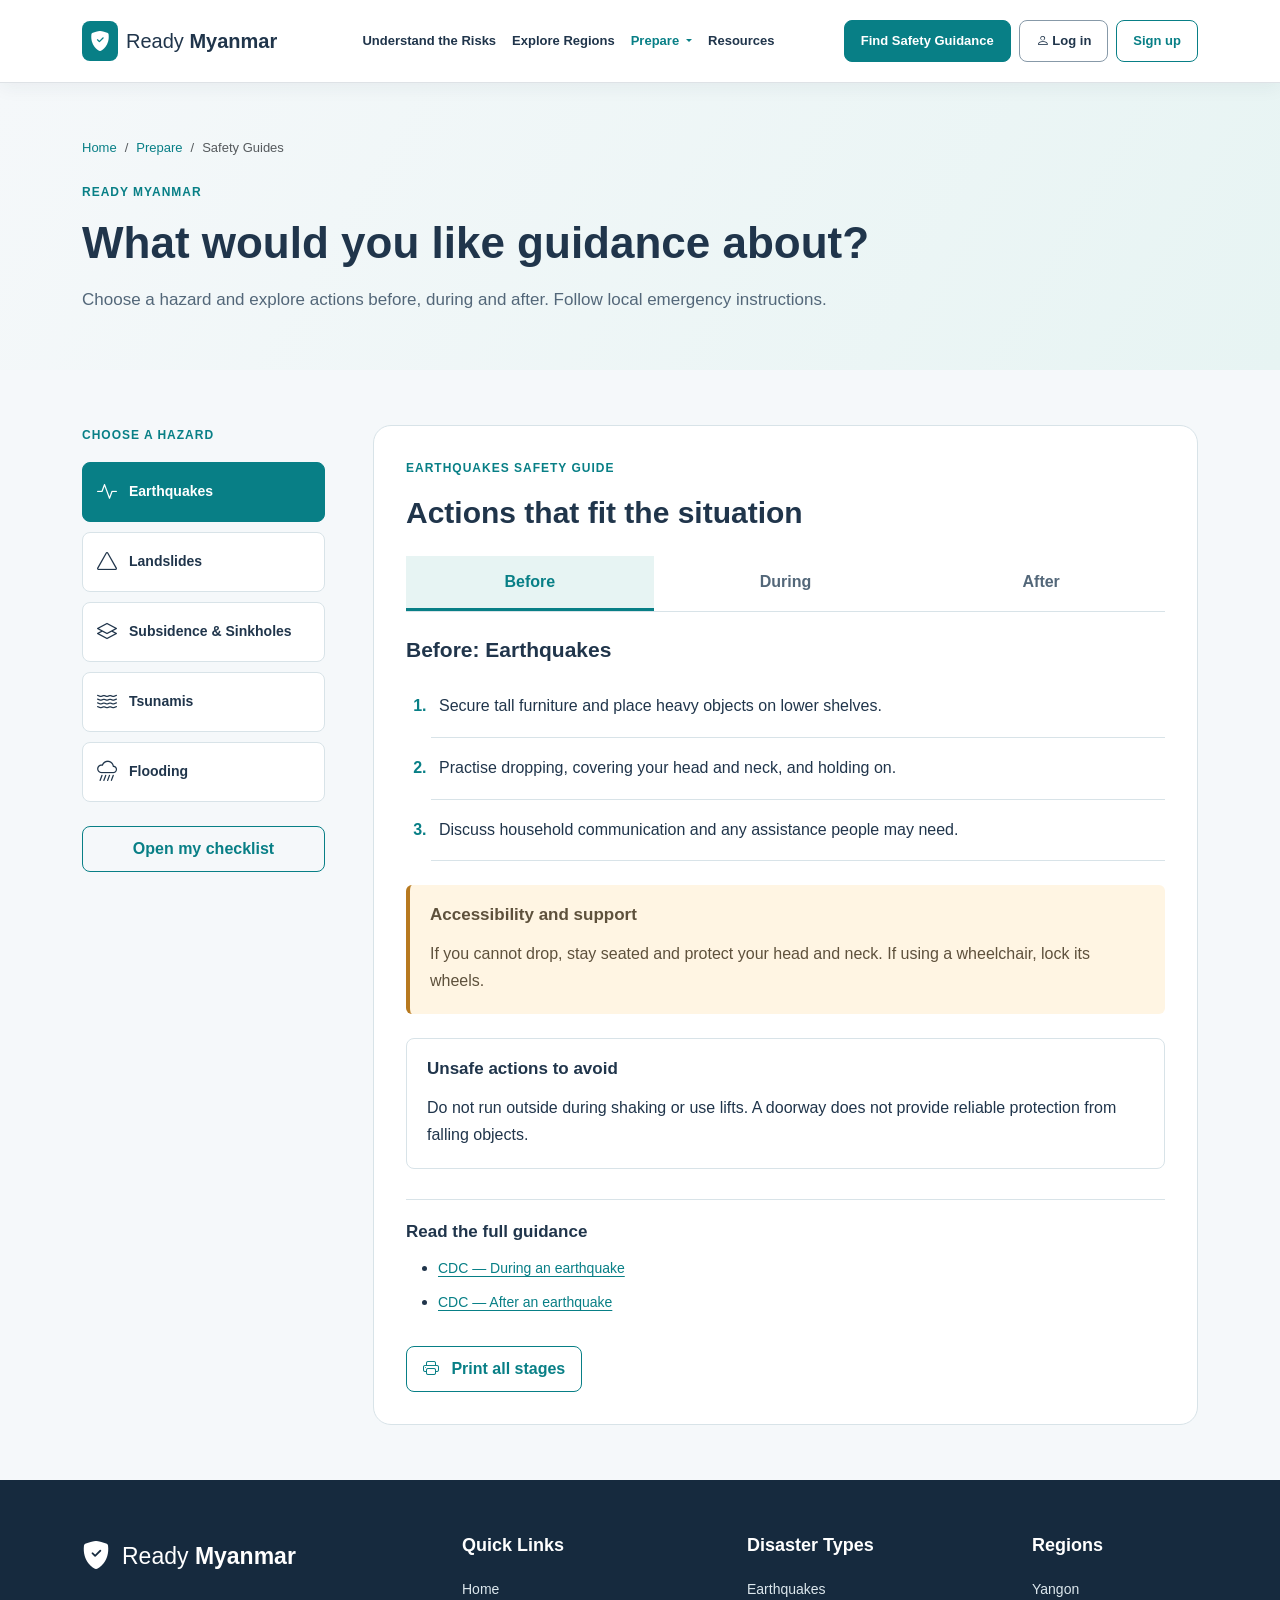
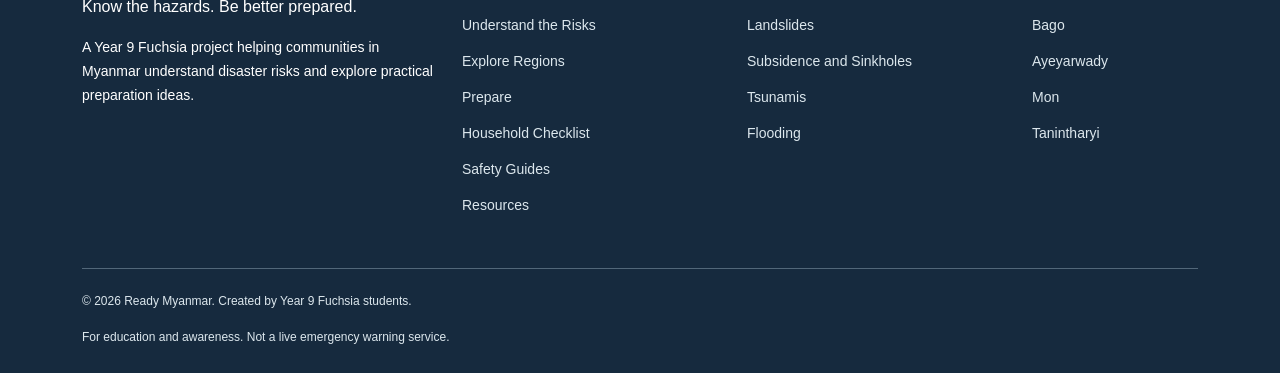
<file: SafetyGuides.html>
<!DOCTYPE html>
<html lang="en">
<head>
    <meta charset="UTF-8">
    <meta name="viewport" content="width=device-width, initial-scale=1.0">
    <title>Safety Guides | Ready Myanmar</title>

    <link href="https://cdn.jsdelivr.net/npm/bootstrap@5.3.3/dist/css/bootstrap.min.css" rel="stylesheet">
    <link href="https://cdn.jsdelivr.net/npm/bootstrap-icons@1.11.3/font/bootstrap-icons.min.css" rel="stylesheet">
    <link href="safety.css" rel="stylesheet">
</head>
<body>
    <nav class="navbar navbar-expand-xl bg-white border-bottom py-3 sticky-top" aria-label="Main navigation">
        <div class="container">
            <a class="navbar-brand d-flex align-items-center gap-2" href="index.html">
                <i class="bi bi-shield-fill-check brand-icon" aria-hidden="true"></i>
                <span>Ready <strong>Myanmar</strong></span>
            </a>

            <button class="navbar-toggler" type="button" data-bs-toggle="collapse" data-bs-target="#mainMenu" aria-controls="mainMenu" aria-expanded="false" aria-label="Toggle navigation">
                <span class="navbar-toggler-icon"></span>
            </button>

            <div class="collapse navbar-collapse" id="mainMenu">
                <ul class="navbar-nav mx-auto">
                    <li class="nav-item">
                        <a class="nav-link" href="UnderstandTR.html">Understand the Risks</a>
                    </li>

                    <li class="nav-item">
                        <a class="nav-link" href="ExploreRG.html">Explore Regions</a>
                    </li>

                    <li class="nav-item dropdown">
                        <button class="nav-link dropdown-toggle active" type="button" id="prepareDropdown" data-bs-toggle="dropdown" aria-expanded="false">
                            Prepare
                        </button>

                        <ul class="dropdown-menu" aria-labelledby="prepareDropdown">
                            <li>
                                <a class="dropdown-item" href="Prepare.html">
                                    <i class="bi bi-backpack me-2" aria-hidden="true"></i>
                                    Preparation Overview
                                </a>
                            </li>
                            <li>
                                <a class="dropdown-item" href="Checklist.html">
                                    <i class="bi bi-list-check me-2" aria-hidden="true"></i>
                                    Household Checklist
                                </a>
                            </li>
                            <li>
                                <a class="dropdown-item active" href="SafetyGuides.html" aria-current="page">
                                    <i class="bi bi-shield-check me-2" aria-hidden="true"></i>
                                    Safety Guides
                                </a>
                            </li>
                        </ul>
                    </li>

                    <li class="nav-item">
                        <a class="nav-link" href="Resources.html">Resources</a>
                    </li>
                </ul>

                <div class="d-flex flex-wrap gap-2 mt-3 mt-xl-0">
                    <a class="btn btn-green" href="SafetyGuides.html">Find Safety Guidance</a>

                    <button class="btn btn-outline-secondary" type="button" data-bs-toggle="modal" data-bs-target="#loginModal">
                        <i class="bi bi-person" aria-hidden="true"></i>
                        Log in
                    </button>

                    <button class="btn btn-outline-green" type="button" data-bs-toggle="modal" data-bs-target="#signupModal">
                        Sign up
                    </button>
                </div>
            </div>
        </div>
    </nav>

    <main>
        <section class="page-hero">
            <div class="container">
                <nav aria-label="Breadcrumb">
                    <ol class="breadcrumb">
                        <li class="breadcrumb-item"><a href="index.html">Home</a></li>
                        <li class="breadcrumb-item"><a href="Prepare.html">Prepare</a></li>
                        <li class="breadcrumb-item active" aria-current="page">Safety Guides</li>
                    </ol>
                </nav>

                <p class="eyebrow">READY MYANMAR</p>
                <h1>What would you like guidance about?</h1>
                <p class="hero-description">
                    Choose a hazard and explore actions before, during and after.
                    Follow local emergency instructions.
                </p>
            </div>
        </section>

        <section class="page-section">
            <div class="container">
                <div class="row g-4 g-lg-5">
                    <aside class="col-lg-3 no-print">
                        <p class="eyebrow">CHOOSE A HAZARD</p>

                        <div class="hazard-menu">
                            <button class="hazard-button active" type="button" data-hazard="earthquakes" aria-pressed="true">
                                <i class="bi bi-activity" aria-hidden="true"></i>
                                Earthquakes
                            </button>

                            <button class="hazard-button" type="button" data-hazard="landslides" aria-pressed="false">
                                <i class="bi bi-triangle" aria-hidden="true"></i>
                                Landslides
                            </button>

                            <button class="hazard-button" type="button" data-hazard="subsidence" aria-pressed="false">
                                <i class="bi bi-layers" aria-hidden="true"></i>
                                Subsidence &amp; Sinkholes
                            </button>

                            <button class="hazard-button" type="button" data-hazard="tsunamis" aria-pressed="false">
                                <i class="bi bi-water" aria-hidden="true"></i>
                                Tsunamis
                            </button>

                            <button class="hazard-button" type="button" data-hazard="flooding" aria-pressed="false">
                                <i class="bi bi-cloud-rain-heavy" aria-hidden="true"></i>
                                Flooding
                            </button>
                        </div>

                        <a class="btn btn-outline-green w-100 mt-4" href="Checklist.html">
                            Open my checklist
                        </a>
                    </aside>

                    <div class="col-lg-9">
                        <article class="content-panel">
                            <p class="eyebrow" id="guideLabel">EARTHQUAKES SAFETY GUIDE</p>
                            <h2>Actions that fit the situation</h2>

                            <div class="guide-phases no-print" aria-label="Choose a stage">
                                <button class="phase-button active" type="button" data-phase="before" aria-pressed="true">Before</button>
                                <button class="phase-button" type="button" data-phase="during" aria-pressed="false">During</button>
                                <button class="phase-button" type="button" data-phase="after" aria-pressed="false">After</button>
                            </div>

                            <div class="screen-guide" aria-live="polite">
                                <h3 id="guideTitle"></h3>
                                <ol class="guide-actions" id="guideActions"></ol>
                            </div>

                            <div id="printGuideContent"></div>

                            <div class="support-note mt-4">
                                <h3>Accessibility and support</h3>
                                <p class="mb-0" id="guideSupport"></p>
                            </div>

                            <div class="avoid-box mt-4">
                                <h3>Unsafe actions to avoid</h3>
                                <p class="mb-0" id="guideAvoid"></p>
                            </div>

                            <div class="source-links">
                                <h3>Read the full guidance</h3>
                                <ul id="guideSources"></ul>
                            </div>

                            <button class="btn btn-outline-green no-print mt-3" type="button" id="printGuide">
                                <i class="bi bi-printer me-2" aria-hidden="true"></i>
                                Print all stages
                            </button>
                        </article>
                    </div>
                </div>

                <noscript>
                    <p class="info-note mt-4">
                        Enable JavaScript to display the guides, or visit the
                        <a href="Resources.html">resources page</a>.
                    </p>
                </noscript>
            </div>
        </section>
    </main>

    <footer class="site-footer">
        <div class="container">
            <div class="row g-4">
                <div class="col-md-6 col-lg-4">
                    <a class="footer-logo" href="index.html">
                        <i class="bi bi-shield-fill-check" aria-hidden="true"></i>
                        <span>Ready <strong>Myanmar</strong></span>
                    </a>
                    <p class="mt-3">Know the hazards. Be better prepared.</p>
                    <p class="small">
                        A Year 9 Fuchsia project helping communities in Myanmar
                        understand disaster risks and explore practical preparation ideas.
                    </p>
                </div>

                <div class="col-md-6 col-lg-3">
                    <h3>Quick Links</h3>
                    <ul class="list-unstyled footer-links">
                        <li><a href="index.html">Home</a></li>
                        <li><a href="UnderstandTR.html">Understand the Risks</a></li>
                        <li><a href="ExploreRG.html">Explore Regions</a></li>
                        <li><a href="Prepare.html">Prepare</a></li>
                        <li><a href="Checklist.html">Household Checklist</a></li>
                        <li><a href="SafetyGuides.html">Safety Guides</a></li>
                        <li><a href="Resources.html">Resources</a></li>
                    </ul>
                </div>

                <div class="col-md-6 col-lg-3">
                    <h3>Disaster Types</h3>
                    <ul class="list-unstyled footer-links">
                        <li><a href="UnderstandTR.html#earthquakes">Earthquakes</a></li>
                        <li><a href="UnderstandTR.html#landslides">Landslides</a></li>
                        <li><a href="UnderstandTR.html#subsidence">Subsidence and Sinkholes</a></li>
                        <li><a href="UnderstandTR.html#tsunamis">Tsunamis</a></li>
                        <li><a href="UnderstandTR.html#flooding">Flooding</a></li>
                    </ul>
                </div>

                <div class="col-md-6 col-lg-2">
                    <h3>Regions</h3>
                    <ul class="list-unstyled footer-links">
                        <li><a href="ExploreRG.html#yangon">Yangon</a></li>
                        <li><a href="ExploreRG.html#bago">Bago</a></li>
                        <li><a href="ExploreRG.html#ayeyarwady">Ayeyarwady</a></li>
                        <li><a href="ExploreRG.html#mon">Mon</a></li>
                        <li><a href="ExploreRG.html#tanintharyi">Tanintharyi</a></li>
                    </ul>
                </div>
            </div>

            <div class="footer-bottom">
                <p>© 2026 Ready Myanmar. Created by Year 9 Fuchsia students.</p>
                <p class="mb-0">For education and awareness. Not a live emergency warning service.</p>
            </div>
        </div>
    </footer>

    <div class="modal fade" id="loginModal" tabindex="-1" aria-labelledby="loginTitle" aria-hidden="true">
        <div class="modal-dialog modal-dialog-centered modal-dialog-scrollable">
            <div class="modal-content">
                <div class="modal-header">
                    <h2 class="modal-title fs-4" id="loginTitle">Welcome back</h2>
                    <button class="btn-close" type="button" data-bs-dismiss="modal" aria-label="Close"></button>
                </div>

                <div class="modal-body p-4">
                    <p class="text-secondary small">School demonstration only. No real login takes place.</p>

                    <form id="loginForm" novalidate>
                        <div class="mb-3">
                            <label class="form-label" for="loginEmail">Email address</label>
                            <input class="form-control" type="email" id="loginEmail" autocomplete="email" required>
                        </div>

                        <div class="mb-3">
                            <label class="form-label" for="loginPassword">Password</label>
                            <input class="form-control" type="password" id="loginPassword" autocomplete="current-password" minlength="8" required>
                            <div class="form-text">Use at least 8 characters for this demo.</div>
                        </div>

                        <div class="form-check mb-4">
                            <input class="form-check-input" type="checkbox" id="showLoginPassword">
                            <label class="form-check-label" for="showLoginPassword">Show password</label>
                        </div>

                        <button class="btn btn-green w-100" type="submit">Log in</button>
                        <p class="form-message" id="loginMessage" role="status"></p>
                    </form>

                    <p class="text-center mt-4 mb-0">
                        Don't have an account?
                        <button class="btn btn-link p-0 align-baseline" type="button" data-bs-toggle="modal" data-bs-target="#signupModal">Sign up</button>
                    </p>
                </div>
            </div>
        </div>
    </div>

    <div class="modal fade" id="signupModal" tabindex="-1" aria-labelledby="signupTitle" aria-hidden="true">
        <div class="modal-dialog modal-dialog-centered modal-dialog-scrollable">
            <div class="modal-content">
                <div class="modal-header">
                    <h2 class="modal-title fs-4" id="signupTitle">Create an account</h2>
                    <button class="btn-close" type="button" data-bs-dismiss="modal" aria-label="Close"></button>
                </div>

                <div class="modal-body p-4">
                    <p class="text-secondary small">Try the form. Your details are not saved or sent anywhere.</p>

                    <form id="signupForm" novalidate>
                        <div class="mb-3">
                            <label class="form-label" for="signupName">Full name</label>
                            <input class="form-control" type="text" id="signupName" autocomplete="name" minlength="2" maxlength="80" required>
                        </div>

                        <div class="mb-3">
                            <label class="form-label" for="signupEmail">Email address</label>
                            <input class="form-control" type="email" id="signupEmail" autocomplete="email" required>
                        </div>

                        <div class="mb-3">
                            <label class="form-label" for="signupPassword">Password</label>
                            <input class="form-control" type="password" id="signupPassword" autocomplete="new-password" minlength="8" required>
                            <div class="form-text">Use at least 8 characters.</div>
                        </div>

                        <div class="mb-3">
                            <label class="form-label" for="confirmPassword">Confirm password</label>
                            <input class="form-control" type="password" id="confirmPassword" autocomplete="new-password" required>
                        </div>

                        <div class="form-check mb-3">
                            <input class="form-check-input" type="checkbox" id="showSignupPassword">
                            <label class="form-check-label" for="showSignupPassword">Show passwords</label>
                        </div>

                        <div class="form-check mb-4">
                            <input class="form-check-input" type="checkbox" id="demoAgreement" required>
                            <label class="form-check-label" for="demoAgreement">I understand this is a school demonstration.</label>
                        </div>

                        <button class="btn btn-green w-100" type="submit">Sign up</button>
                        <p class="form-message" id="signupMessage" role="status"></p>
                    </form>

                    <p class="text-center mt-4 mb-0">
                        Already have an account?
                        <button class="btn btn-link p-0 align-baseline" type="button" data-bs-toggle="modal" data-bs-target="#loginModal">Log in</button>
                    </p>
                </div>
            </div>
        </div>
    </div>

    <script src="https://cdn.jsdelivr.net/npm/bootstrap@5.3.3/dist/js/bootstrap.bundle.min.js"></script>
    <script src="safety.js"></script>
</body>
</html>
</file>
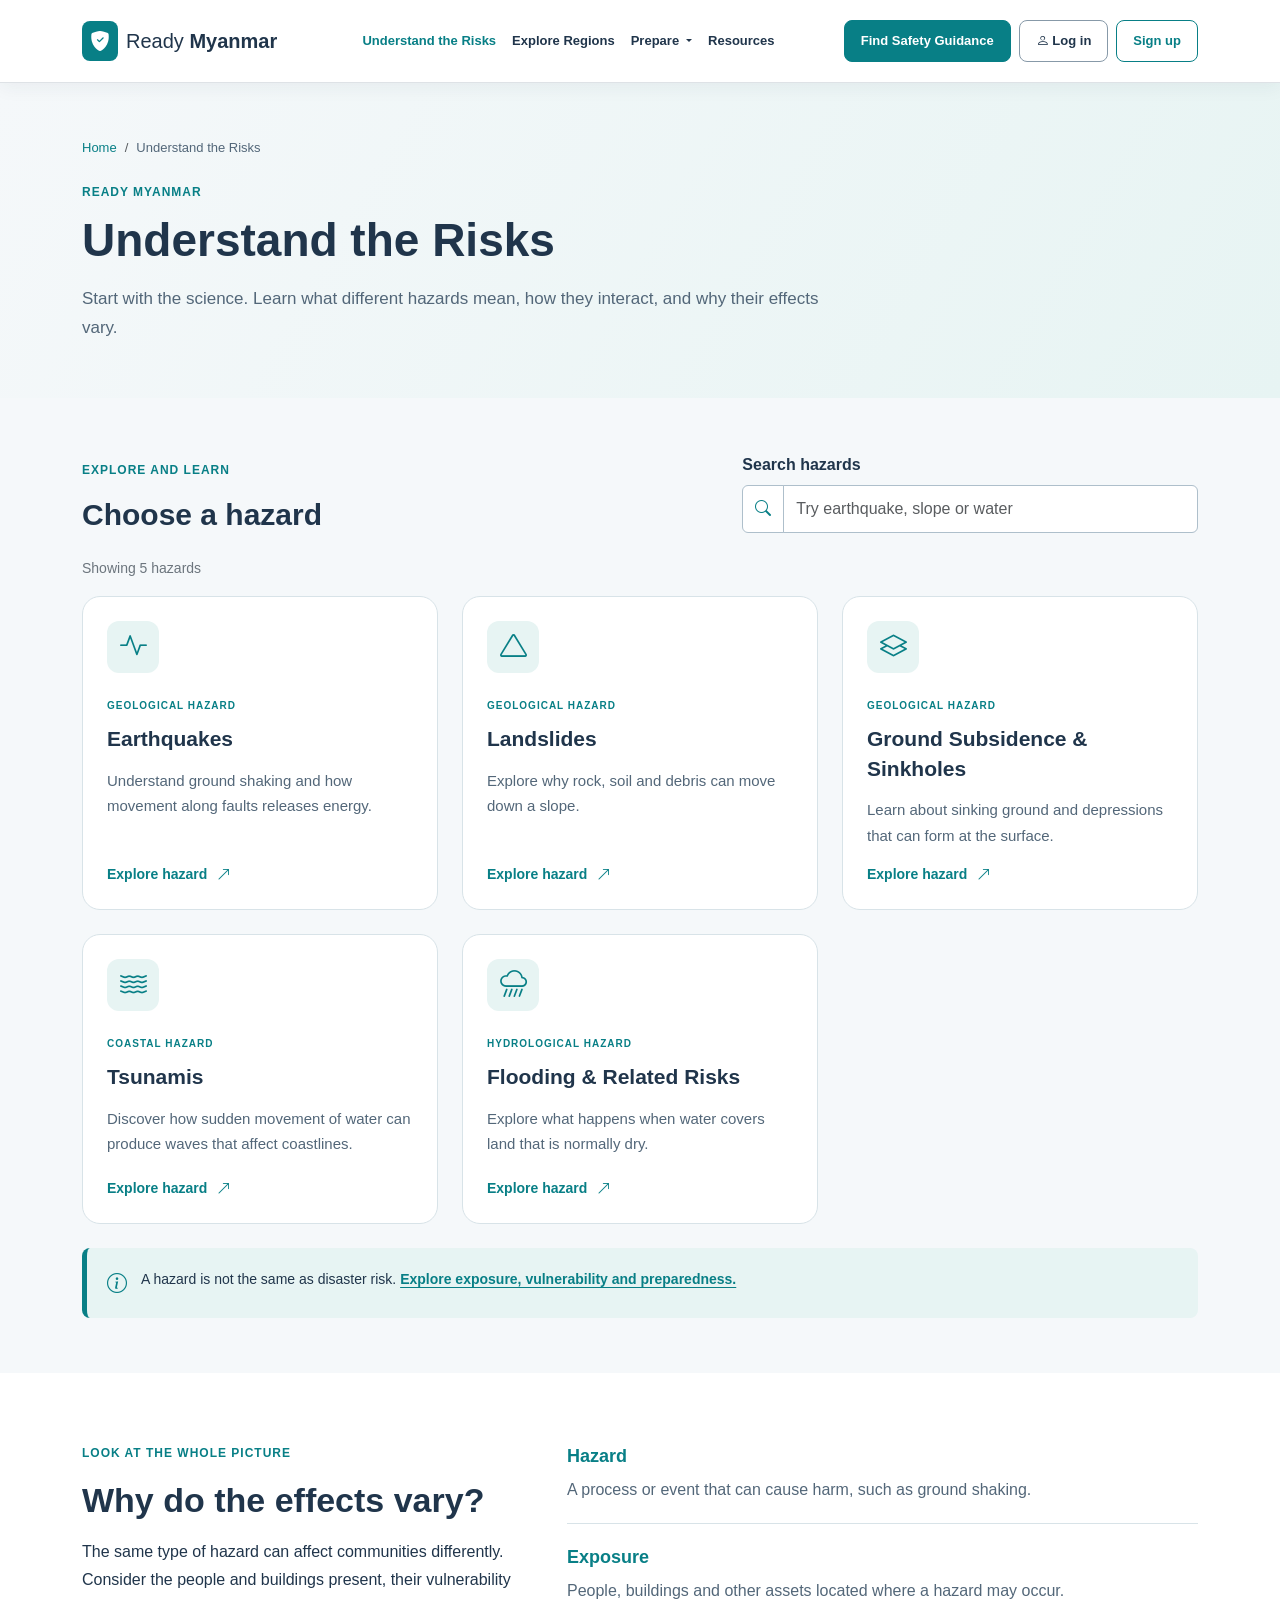
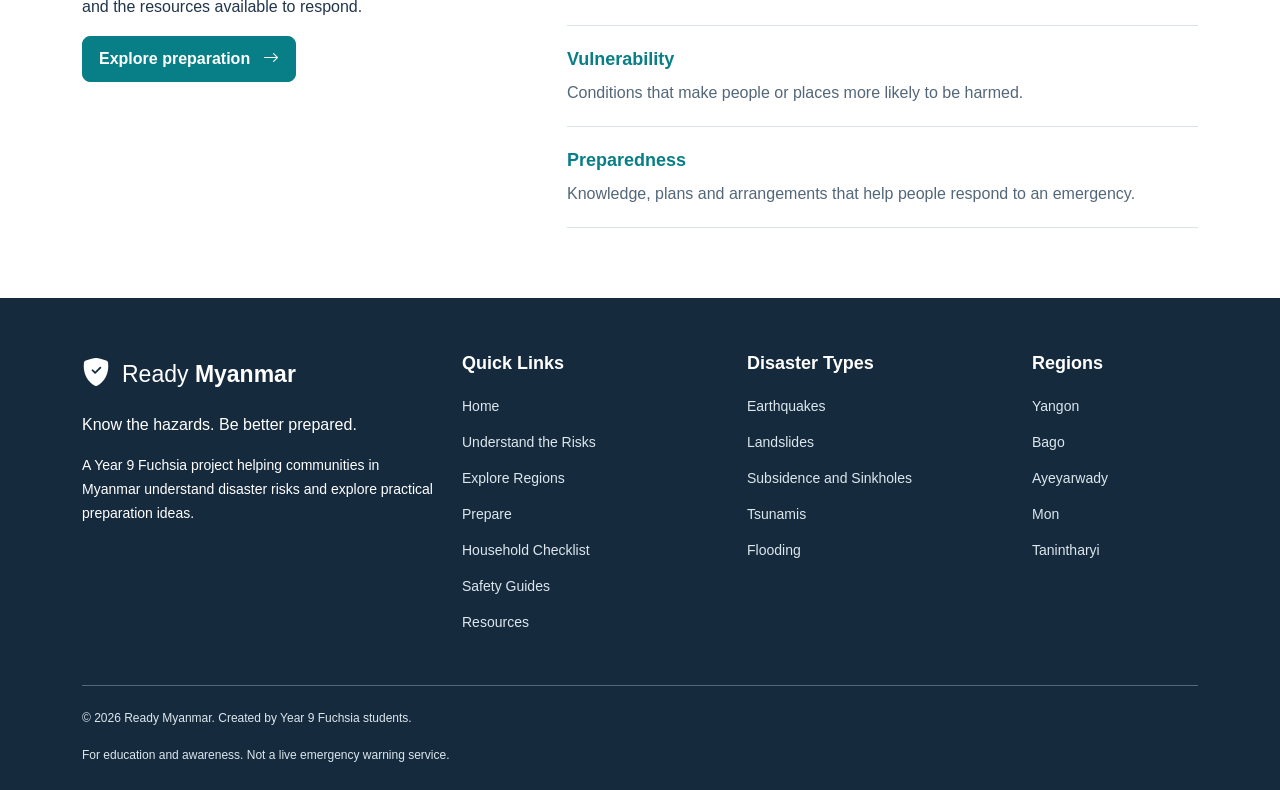
<file: UnderstandTR.html>
<!DOCTYPE html>
<html lang="en">
<head>
    <meta charset="UTF-8">
    <meta name="viewport" content="width=device-width, initial-scale=1.0">
    <title>Understand the Risks | Ready Myanmar</title>

    <link href="https://cdn.jsdelivr.net/npm/bootstrap@5.3.3/dist/css/bootstrap.min.css" rel="stylesheet">
    <link href="https://cdn.jsdelivr.net/npm/bootstrap-icons@1.11.3/font/bootstrap-icons.min.css" rel="stylesheet">
    <link href="risk.css" rel="stylesheet">
</head>
<body>
    <nav class="navbar navbar-expand-xl bg-white border-bottom py-3 sticky-top" aria-label="Main navigation">
        <div class="container">
            <a class="navbar-brand d-flex align-items-center gap-2" href="index.html">
                <i class="bi bi-shield-fill-check brand-icon" aria-hidden="true"></i>
                <span>Ready <strong>Myanmar</strong></span>
            </a>

            <button
                class="navbar-toggler"
                type="button"
                data-bs-toggle="collapse"
                data-bs-target="#mainMenu"
                aria-controls="mainMenu"
                aria-expanded="false"
                aria-label="Toggle navigation"
            >
                <span class="navbar-toggler-icon"></span>
            </button>

            <div class="collapse navbar-collapse" id="mainMenu">
                <ul class="navbar-nav mx-auto">
                    <li class="nav-item">
                        <a class="nav-link active" href="UnderstandTR.html" aria-current="page">
                            Understand the Risks
                        </a>
                    </li>

                    <li class="nav-item">
                        <a class="nav-link" href="ExploreRG.html">
                            Explore Regions
                        </a>
                    </li>

                    <li class="nav-item dropdown">
                        <button
                            class="nav-link dropdown-toggle"
                            type="button"
                            id="prepareDropdown"
                            data-bs-toggle="dropdown"
                            aria-expanded="false"
                        >
                            Prepare
                        </button>

                        <ul class="dropdown-menu" aria-labelledby="prepareDropdown">
                            <li>
                                <a class="dropdown-item" href="Prepare.html">
                                    <i class="bi bi-backpack me-2" aria-hidden="true"></i>
                                    Preparation Overview
                                </a>
                            </li>

                            <li>
                                <a class="dropdown-item" href="Checklist.html">
                                    <i class="bi bi-list-check me-2" aria-hidden="true"></i>
                                    Household Checklist
                                </a>
                            </li>

                            <li>
                                <a class="dropdown-item" href="SafetyGuides.html">
                                    <i class="bi bi-shield-check me-2" aria-hidden="true"></i>
                                    Safety Guides
                                </a>
                            </li>
                        </ul>
                    </li>

                    <li class="nav-item">
                        <a class="nav-link" href="Resources.html">
                            Resources
                        </a>
                    </li>
                </ul>

                <div class="d-flex flex-wrap gap-2 mt-3 mt-xl-0">
                    <a class="btn btn-green" href="SafetyGuides.html">
                        Find Safety Guidance
                    </a>

                    <button
                        class="btn btn-outline-secondary"
                        type="button"
                        data-bs-toggle="modal"
                        data-bs-target="#loginModal"
                    >
                        <i class="bi bi-person" aria-hidden="true"></i>
                        Log in
                    </button>

                    <button
                        class="btn btn-outline-green"
                        type="button"
                        data-bs-toggle="modal"
                        data-bs-target="#signupModal"
                    >
                        Sign up
                    </button>
                </div>
            </div>
        </div>
    </nav>

    <main>
        <section class="risk-hero">
            <div class="container">
                <nav aria-label="Breadcrumb">
                    <ol class="breadcrumb risk-breadcrumb">
                        <li class="breadcrumb-item">
                            <a href="index.html">Home</a>
                        </li>

                        <li class="breadcrumb-item active" aria-current="page" id="breadcrumbText">
                            Understand the Risks
                        </li>
                    </ol>
                </nav>

                <p class="eyebrow" id="pageCategory">READY MYANMAR</p>

                <h1 id="pageTitle" tabindex="-1">Understand the Risks</h1>

                <p class="risk-introduction" id="pageDescription">
                    Start with the science. Learn what different hazards mean,
                    how they interact, and why their effects vary.
                </p>
            </div>
        </section>

        <div id="hazardOverview">
            <section class="hazard-section">
                <div class="container">
                    <div class="row justify-content-between align-items-end g-3 mb-4">
                        <div class="col-lg-6">
                            <p class="eyebrow">EXPLORE AND LEARN</p>
                            <h2 class="mb-0">Choose a hazard</h2>
                        </div>

                        <div class="col-lg-5">
                            <label class="form-label" for="hazardSearch">
                                Search hazards
                            </label>

                            <div class="input-group">
                                <span class="input-group-text">
                                    <i class="bi bi-search" aria-hidden="true"></i>
                                </span>

                                <input
                                    class="form-control"
                                    type="search"
                                    id="hazardSearch"
                                    placeholder="Try earthquake, slope or water"
                                    aria-controls="hazardGrid"
                                >
                            </div>
                        </div>
                    </div>

                    <p class="small text-secondary" id="searchCount" role="status">
                        Showing 5 hazards
                    </p>

                    <div class="row g-4" id="hazardGrid">
                        <div
                            class="col-md-6 col-lg-4 hazard-item"
                            data-keywords="earthquake earthquakes ground shaking fault seismic"
                        >
                            <article class="card feature-card h-100">
                                <div class="card-body d-flex flex-column p-4">
                                    <div class="icon-box mb-4">
                                        <i class="bi bi-activity" aria-hidden="true"></i>
                                    </div>

                                    <p class="hazard-category">GEOLOGICAL HAZARD</p>
                                    <h3>Earthquakes</h3>

                                    <p>
                                        Understand ground shaking and how movement
                                        along faults releases energy.
                                    </p>

                                    <a class="text-link mt-auto" href="#earthquakes">
                                        Explore hazard
                                        <i class="bi bi-arrow-up-right" aria-hidden="true"></i>
                                    </a>
                                </div>
                            </article>
                        </div>

                        <div
                            class="col-md-6 col-lg-4 hazard-item"
                            data-keywords="landslide landslides slope soil rock rainfall mountain"
                        >
                            <article class="card feature-card h-100">
                                <div class="card-body d-flex flex-column p-4">
                                    <div class="icon-box mb-4">
                                        <i class="bi bi-triangle" aria-hidden="true"></i>
                                    </div>

                                    <p class="hazard-category">GEOLOGICAL HAZARD</p>
                                    <h3>Landslides</h3>

                                    <p>
                                        Explore why rock, soil and debris can move
                                        down a slope.
                                    </p>

                                    <a class="text-link mt-auto" href="#landslides">
                                        Explore hazard
                                        <i class="bi bi-arrow-up-right" aria-hidden="true"></i>
                                    </a>
                                </div>
                            </article>
                        </div>

                        <div
                            class="col-md-6 col-lg-4 hazard-item"
                            data-keywords="subsidence sinkhole sinkholes ground sinking collapse groundwater"
                        >
                            <article class="card feature-card h-100">
                                <div class="card-body d-flex flex-column p-4">
                                    <div class="icon-box mb-4">
                                        <i class="bi bi-layers" aria-hidden="true"></i>
                                    </div>

                                    <p class="hazard-category">GEOLOGICAL HAZARD</p>
                                    <h3>Ground Subsidence &amp; Sinkholes</h3>

                                    <p>
                                        Learn about sinking ground and depressions
                                        that can form at the surface.
                                    </p>

                                    <a class="text-link mt-auto" href="#subsidence">
                                        Explore hazard
                                        <i class="bi bi-arrow-up-right" aria-hidden="true"></i>
                                    </a>
                                </div>
                            </article>
                        </div>

                        <div
                            class="col-md-6 col-lg-4 hazard-item"
                            data-keywords="tsunami tsunamis sea ocean coast coastal wave waves water"
                        >
                            <article class="card feature-card h-100">
                                <div class="card-body d-flex flex-column p-4">
                                    <div class="icon-box mb-4">
                                        <i class="bi bi-water" aria-hidden="true"></i>
                                    </div>

                                    <p class="hazard-category">COASTAL HAZARD</p>
                                    <h3>Tsunamis</h3>

                                    <p>
                                        Discover how sudden movement of water can
                                        produce waves that affect coastlines.
                                    </p>

                                    <a class="text-link mt-auto" href="#tsunamis">
                                        Explore hazard
                                        <i class="bi bi-arrow-up-right" aria-hidden="true"></i>
                                    </a>
                                </div>
                            </article>
                        </div>

                        <div
                            class="col-md-6 col-lg-4 hazard-item"
                            data-keywords="flood floods flooding rain rainfall river drainage water"
                        >
                            <article class="card feature-card h-100">
                                <div class="card-body d-flex flex-column p-4">
                                    <div class="icon-box mb-4">
                                        <i class="bi bi-cloud-rain-heavy" aria-hidden="true"></i>
                                    </div>

                                    <p class="hazard-category">HYDROLOGICAL HAZARD</p>
                                    <h3>Flooding &amp; Related Risks</h3>

                                    <p>
                                        Explore what happens when water covers
                                        land that is normally dry.
                                    </p>

                                    <a class="text-link mt-auto" href="#flooding">
                                        Explore hazard
                                        <i class="bi bi-arrow-up-right" aria-hidden="true"></i>
                                    </a>
                                </div>
                            </article>
                        </div>
                    </div>

                    <div class="empty-search" id="noResults" hidden>
                        <i class="bi bi-search" aria-hidden="true"></i>
                        <h3>No matching hazards</h3>
                        <p>Try a different word, such as water, ground or slope.</p>

                        <button class="btn btn-outline-green" type="button" id="clearSearch">
                            Clear search
                        </button>
                    </div>

                    <div class="risk-note mt-4">
                        <i class="bi bi-info-circle" aria-hidden="true"></i>

                        <p class="mb-0">
                            A hazard is not the same as disaster risk.
                            <a href="#understanding-risk">
                                Explore exposure, vulnerability and preparedness.
                            </a>
                        </p>
                    </div>
                </div>
            </section>

            <section class="risk-explanation" id="understanding-risk">
                <div class="container">
                    <div class="row g-5">
                        <div class="col-lg-5">
                            <p class="eyebrow">LOOK AT THE WHOLE PICTURE</p>
                            <h2>Why do the effects vary?</h2>

                            <p>
                                The same type of hazard can affect communities
                                differently. Consider the people and buildings
                                present, their vulnerability and the resources
                                available to respond.
                            </p>

                            <a class="btn btn-green" href="Prepare.html">
                                Explore preparation
                                <i class="bi bi-arrow-right ms-2" aria-hidden="true"></i>
                            </a>
                        </div>

                        <div class="col-lg-7">
                            <dl class="risk-terms mb-0">
                                <div>
                                    <dt>Hazard</dt>
                                    <dd>
                                        A process or event that can cause harm,
                                        such as ground shaking.
                                    </dd>
                                </div>

                                <div>
                                    <dt>Exposure</dt>
                                    <dd>
                                        People, buildings and other assets
                                        located where a hazard may occur.
                                    </dd>
                                </div>

                                <div>
                                    <dt>Vulnerability</dt>
                                    <dd>
                                        Conditions that make people or places
                                        more likely to be harmed.
                                    </dd>
                                </div>

                                <div>
                                    <dt>Preparedness</dt>
                                    <dd>
                                        Knowledge, plans and arrangements that
                                        help people respond to an emergency.
                                    </dd>
                                </div>
                            </dl>
                        </div>
                    </div>
                </div>
            </section>
        </div>

        <section class="hazard-details" id="hazardDetails" hidden>
            <div class="container">
                <a class="text-link mb-4" href="#all-hazards">
                    <i class="bi bi-arrow-left" aria-hidden="true"></i>
                    Back to all hazards
                </a>

                <div class="row g-4 g-lg-5">
                    <aside class="col-lg-3">
                        <nav class="hazard-menu" aria-label="Choose a hazard">
                            <a class="hazard-menu-link" href="#earthquakes">
                                <i class="bi bi-activity" aria-hidden="true"></i>
                                Earthquakes
                            </a>

                            <a class="hazard-menu-link" href="#landslides">
                                <i class="bi bi-triangle" aria-hidden="true"></i>
                                Landslides
                            </a>

                            <a class="hazard-menu-link" href="#subsidence">
                                <i class="bi bi-layers" aria-hidden="true"></i>
                                Ground Subsidence &amp; Sinkholes
                            </a>

                            <a class="hazard-menu-link" href="#tsunamis">
                                <i class="bi bi-water" aria-hidden="true"></i>
                                Tsunamis
                            </a>

                            <a class="hazard-menu-link" href="#flooding">
                                <i class="bi bi-cloud-rain-heavy" aria-hidden="true"></i>
                                Flooding &amp; Related Risks
                            </a>
                        </nav>

                        <a class="btn btn-green w-100 mt-3" href="SafetyGuides.html">
                            Read safety guidance
                            <i class="bi bi-arrow-right ms-1" aria-hidden="true"></i>
                        </a>
                    </aside>

                    <div class="col-lg-9">
                        <article class="detail-panel">
                            <div class="detail-block">
                                <h2>What is it?</h2>
                                <p id="hazardDefinition"></p>
                            </div>

                            <div class="detail-block">
                                <h2>How it happens</h2>
                                <p id="hazardProcess"></p>

                                <ol class="process-steps">
                                    <li id="processOne"></li>
                                    <li id="processTwo"></li>
                                    <li id="processThree"></li>
                                </ol>
                            </div>

                            <div class="detail-block">
                                <h2>What influences it?</h2>
                                <p id="hazardFactors"></p>
                            </div>

                            <div class="detail-block">
                                <h2>Effects on communities</h2>
                                <p id="hazardEffects"></p>
                            </div>

                            <div class="science-note">
                                <i class="bi bi-info-circle" aria-hidden="true"></i>

                                <div>
                                    <h3>Remember</h3>
                                    <p class="mb-0" id="hazardNote"></p>
                                </div>
                            </div>

                            <div class="detail-block mt-4">
                                <h2>Explore the local context</h2>

                                <p>
                                    Use our regions page to explore the places
                                    included in this project. Conditions vary
                                    between locations, so a general explanation
                                    does not describe the risk at every address.
                                </p>

                                <a class="text-link" href="ExploreRG.html">
                                    Explore regional information
                                    <i class="bi bi-arrow-right" aria-hidden="true"></i>
                                </a>
                            </div>

                            <div class="detail-block">
                                <h2>Key terms</h2>

                                <dl class="detail-terms">
                                    <dt>Hazard</dt>
                                    <dd>A process or event that can cause harm.</dd>

                                    <dt>Exposure</dt>
                                    <dd>People and assets located where a hazard may occur.</dd>

                                    <dt>Vulnerability</dt>
                                    <dd>Conditions that increase the likelihood of harm.</dd>
                                </dl>
                            </div>

                            <div class="source-panel">
                                <i class="bi bi-journal-text" aria-hidden="true"></i>

                                <div>
                                    <h3>Learn more from the source</h3>
                                    <a id="hazardSource"></a>

                                    <p class="small mb-0 mt-2">
                                        This page gives a simplified educational overview.
                                    </p>
                                </div>
                            </div>
                        </article>
                    </div>
                </div>
            </div>
        </section>

        <noscript>
            <div class="container pb-4">
                <p class="risk-note">
                    Enable JavaScript to use the hazard search and detail views.
                </p>
            </div>
        </noscript>
    </main>

    <footer class="site-footer">
        <div class="container">
            <div class="row g-4">
                <div class="col-md-6 col-lg-4">
                    <a class="footer-logo" href="index.html">
                        <i class="bi bi-shield-fill-check" aria-hidden="true"></i>
                        <span>Ready <strong>Myanmar</strong></span>
                    </a>

                    <p class="mt-3">Know the hazards. Be better prepared.</p>

                    <p class="small">
                        A Year 9 Fuchsia project helping communities in Myanmar
                        understand disaster risks and explore practical
                        preparation ideas.
                    </p>
                </div>

                <div class="col-md-6 col-lg-3">
                    <h3>Quick Links</h3>

                    <ul class="list-unstyled footer-links">
                        <li><a href="index.html">Home</a></li>
                        <li><a href="UnderstandTR.html">Understand the Risks</a></li>
                        <li><a href="ExploreRG.html">Explore Regions</a></li>
                        <li><a href="Prepare.html">Prepare</a></li>
                        <li><a href="Checklist.html">Household Checklist</a></li>
                        <li><a href="SafetyGuides.html">Safety Guides</a></li>
                        <li><a href="Resources.html">Resources</a></li>
                    </ul>
                </div>

                <div class="col-md-6 col-lg-3">
                    <h3>Disaster Types</h3>

                    <ul class="list-unstyled footer-links">
                        <li><a href="#earthquakes">Earthquakes</a></li>
                        <li><a href="#landslides">Landslides</a></li>
                        <li><a href="#subsidence">Subsidence and Sinkholes</a></li>
                        <li><a href="#tsunamis">Tsunamis</a></li>
                        <li><a href="#flooding">Flooding</a></li>
                    </ul>
                </div>

                <div class="col-md-6 col-lg-2">
                    <h3>Regions</h3>

                    <ul class="list-unstyled footer-links">
                        <li><a href="ExploreRG.html#yangon">Yangon</a></li>
                        <li><a href="ExploreRG.html#bago">Bago</a></li>
                        <li><a href="ExploreRG.html#ayeyarwady">Ayeyarwady</a></li>
                        <li><a href="ExploreRG.html#mon">Mon</a></li>
                        <li><a href="ExploreRG.html#tanintharyi">Tanintharyi</a></li>
                    </ul>
                </div>
            </div>

            <div class="footer-bottom">
                <p>© 2026 Ready Myanmar. Created by Year 9 Fuchsia students.</p>

                <p class="mb-0">
                    For education and awareness. Not a live emergency warning service.
                </p>
            </div>
        </div>
    </footer>

    <div
        class="modal fade"
        id="loginModal"
        tabindex="-1"
        aria-labelledby="loginTitle"
        aria-hidden="true"
    >
        <div class="modal-dialog modal-dialog-centered modal-dialog-scrollable">
            <div class="modal-content">
                <div class="modal-header">
                    <h2 class="modal-title fs-4" id="loginTitle">Welcome back</h2>

                    <button
                        class="btn-close"
                        type="button"
                        data-bs-dismiss="modal"
                        aria-label="Close"
                    ></button>
                </div>

                <div class="modal-body p-4">
                    <p class="text-secondary small">
                        School demonstration only. No real login takes place.
                    </p>

                    <form id="loginForm" novalidate>
                        <div class="mb-3">
                            <label class="form-label" for="loginEmail">
                                Email address
                            </label>

                            <input
                                class="form-control"
                                type="email"
                                id="loginEmail"
                                autocomplete="email"
                                required
                            >
                        </div>

                        <div class="mb-3">
                            <label class="form-label" for="loginPassword">
                                Password
                            </label>

                            <input
                                class="form-control"
                                type="password"
                                id="loginPassword"
                                autocomplete="current-password"
                                minlength="8"
                                aria-describedby="loginHelp"
                                required
                            >

                            <div class="form-text" id="loginHelp">
                                Use at least 8 characters for this demo.
                            </div>
                        </div>

                        <div class="form-check mb-4">
                            <input
                                class="form-check-input"
                                type="checkbox"
                                id="showLoginPassword"
                            >

                            <label class="form-check-label" for="showLoginPassword">
                                Show password
                            </label>
                        </div>

                        <button class="btn btn-green w-100" type="submit">
                            Log in
                        </button>

                        <p class="form-message" id="loginMessage" role="status"></p>
                    </form>

                    <p class="text-center mt-4 mb-0">
                        Don't have an account?

                        <button
                            class="btn btn-link p-0 align-baseline"
                            type="button"
                            data-bs-toggle="modal"
                            data-bs-target="#signupModal"
                        >
                            Sign up
                        </button>
                    </p>
                </div>
            </div>
        </div>
    </div>

    <div
        class="modal fade"
        id="signupModal"
        tabindex="-1"
        aria-labelledby="signupTitle"
        aria-hidden="true"
    >
        <div class="modal-dialog modal-dialog-centered modal-dialog-scrollable">
            <div class="modal-content">
                <div class="modal-header">
                    <h2 class="modal-title fs-4" id="signupTitle">
                        Create an account
                    </h2>

                    <button
                        class="btn-close"
                        type="button"
                        data-bs-dismiss="modal"
                        aria-label="Close"
                    ></button>
                </div>

                <div class="modal-body p-4">
                    <p class="text-secondary small">
                        Try the sign-up form. Your details are not saved or sent anywhere.
                    </p>

                    <form id="signupForm" novalidate>
                        <div class="mb-3">
                            <label class="form-label" for="signupName">
                                Full name
                            </label>

                            <input
                                class="form-control"
                                type="text"
                                id="signupName"
                                autocomplete="name"
                                minlength="2"
                                maxlength="80"
                                required
                            >
                        </div>

                        <div class="mb-3">
                            <label class="form-label" for="signupEmail">
                                Email address
                            </label>

                            <input
                                class="form-control"
                                type="email"
                                id="signupEmail"
                                autocomplete="email"
                                required
                            >
                        </div>

                        <div class="mb-3">
                            <label class="form-label" for="signupPassword">
                                Password
                            </label>

                            <input
                                class="form-control"
                                type="password"
                                id="signupPassword"
                                autocomplete="new-password"
                                minlength="8"
                                aria-describedby="signupHelp"
                                required
                            >

                            <div class="form-text" id="signupHelp">
                                Use at least 8 characters.
                            </div>
                        </div>

                        <div class="mb-3">
                            <label class="form-label" for="confirmPassword">
                                Confirm password
                            </label>

                            <input
                                class="form-control"
                                type="password"
                                id="confirmPassword"
                                autocomplete="new-password"
                                required
                            >
                        </div>

                        <div class="form-check mb-3">
                            <input
                                class="form-check-input"
                                type="checkbox"
                                id="showSignupPassword"
                            >

                            <label class="form-check-label" for="showSignupPassword">
                                Show passwords
                            </label>
                        </div>

                        <div class="form-check mb-4">
                            <input
                                class="form-check-input"
                                type="checkbox"
                                id="demoAgreement"
                                required
                            >

                            <label class="form-check-label" for="demoAgreement">
                                I understand this is a school demonstration.
                            </label>
                        </div>

                        <button class="btn btn-green w-100" type="submit">
                            Sign up
                        </button>

                        <p class="form-message" id="signupMessage" role="status"></p>
                    </form>

                    <p class="text-center mt-4 mb-0">
                        Already have an account?

                        <button
                            class="btn btn-link p-0 align-baseline"
                            type="button"
                            data-bs-toggle="modal"
                            data-bs-target="#loginModal"
                        >
                            Log in
                        </button>
                    </p>
                </div>
            </div>
        </div>
    </div>

    <script src="https://cdn.jsdelivr.net/npm/bootstrap@5.3.3/dist/js/bootstrap.bundle.min.js"></script>
    <script src="script.js"></script>
    <script src="risk.js"></script>
</body>
</html>
</file>
<file: style.css>
html {
    scroll-padding-top: 110px;
}

body {
    margin: 0;
    font-family: Arial, sans-serif;
    background-color: #F5F8FA;
    color: #20354B;
}

h1,
h2,
h3 {
    font-weight: 700;
}

h1 {
    margin-bottom: 24px;
    font-size: 50px;
    line-height: 1.15;
}

h2 {
    margin-bottom: 18px;
    font-size: 34px;
}

h3 {
    margin-bottom: 14px;
    font-size: 21px;
}

p {
    line-height: 1.7;
}

a {
    color: #087F86;
    text-decoration: none;
}

a:hover {
    color: #20354B;
}

a:focus-visible,
button:focus-visible {
    outline: 3px solid #087F86;
    outline-offset: 4px;
}

section {
    padding: 70px 0;
}

.eyebrow {
    margin-bottom: 16px;
    color: #087F86;
    font-size: 12px;
    font-weight: 700;
    letter-spacing: 1px;
}

.navbar {
    box-shadow: 0 4px 18px rgba(32, 53, 75, 0.06);
}

.navbar-brand {
    color: #20354B;
    font-size: 20px;
}

.navbar-brand:hover,
.navbar-brand:focus {
    color: #087F86;
}

.brand-icon {
    padding: 5px 8px;
    border-radius: 8px;
    background-color: #087F86;
    color: #FFFFFF;
}

.navbar .nav-link {
    color: #20354B;
    font-size: 13px;
    font-weight: 600;
}

.navbar .nav-link:hover,
.navbar .nav-link:focus,
.navbar .nav-link.active {
    color: #087F86;
}

.navbar .btn {
    font-size: 13px;
}

.navbar-toggler {
    padding: 7px 10px;
    border-color: #CCDADF;
    border-radius: 8px;
}

.navbar-toggler:focus {
    box-shadow: 0 0 0 3px rgba(8, 127, 134, 0.18);
}

.dropdown-menu {
    padding: 8px;
    border: 1px solid #D8E3E8;
    border-radius: 12px;
    background-color: #FFFFFF;
    box-shadow: 0 10px 25px rgba(32, 53, 75, 0.08);
}

.dropdown-item {
    padding: 10px 12px;
    border-radius: 6px;
    color: #20354B;
    font-size: 14px;
}

.dropdown-item:hover,
.dropdown-item:focus {
    background-color: #E7F4F3;
    color: #086B71;
}

.dropdown-item.active,
.dropdown-item:active {
    background-color: #087F86;
    color: #FFFFFF;
}

.btn {
    padding: 10px 16px;
    border-radius: 8px;
    font-weight: 600;
}

.btn-lg {
    padding: 13px 20px;
    font-size: 15px;
}

.btn-green {
    --bs-btn-color: #FFFFFF;
    --bs-btn-bg: #087F86;
    --bs-btn-border-color: #087F86;
    --bs-btn-hover-color: #FFFFFF;
    --bs-btn-hover-bg: #086B71;
    --bs-btn-hover-border-color: #086B71;
    --bs-btn-active-color: #FFFFFF;
    --bs-btn-active-bg: #20354B;
    --bs-btn-active-border-color: #20354B;
    --bs-btn-focus-shadow-rgb: 8, 127, 134;
}

.btn-outline-green {
    --bs-btn-color: #087F86;
    --bs-btn-border-color: #087F86;
    --bs-btn-hover-color: #FFFFFF;
    --bs-btn-hover-bg: #087F86;
    --bs-btn-hover-border-color: #087F86;
    --bs-btn-active-color: #FFFFFF;
    --bs-btn-active-bg: #20354B;
    --bs-btn-active-border-color: #20354B;
    --bs-btn-focus-shadow-rgb: 8, 127, 134;
}

.btn-cream {
    --bs-btn-color: #20354B;
    --bs-btn-bg: #FFFFFF;
    --bs-btn-border-color: #FFFFFF;
    --bs-btn-hover-color: #20354B;
    --bs-btn-hover-bg: #E7F4F3;
    --bs-btn-hover-border-color: #E7F4F3;
    --bs-btn-active-color: #20354B;
    --bs-btn-active-bg: #D5ECEA;
    --bs-btn-active-border-color: #D5ECEA;
    --bs-btn-focus-shadow-rgb: 255, 255, 255;
}

.btn-outline-secondary {
    --bs-btn-color: #20354B;
    --bs-btn-border-color: #8799A8;
    --bs-btn-hover-color: #FFFFFF;
    --bs-btn-hover-bg: #20354B;
    --bs-btn-hover-border-color: #20354B;
    --bs-btn-active-color: #FFFFFF;
    --bs-btn-active-bg: #20354B;
    --bs-btn-active-border-color: #20354B;
}

.btn-link {
    color: #087F86;
}

.btn-link:hover {
    color: #20354B;
}

.hero {
    padding: 85px 0;
    background: linear-gradient(120deg, #F5F8FA, #E7F4F3);
}

.hero h1 span {
    display: block;
    color: #087F86;
}

.hero-description {
    max-width: 490px;
    color: #536779;
    font-size: 17px;
}

.hero-picture {
    padding: 0;
    border: none;
    border-radius: 0;
    background: transparent;
    box-shadow: none;
}

.hero-picture img {
    display: block;
    width: 100%;
    height: auto;
    border-radius: 0;
}

.steps-section {
    border-top: 1px solid #D8E3E8;
    background-color: #FFFFFF;
}

.feature-card {
    border: 1px solid #D8E3E8;
    border-radius: 18px;
    background-color: #FFFFFF;
    color: #20354B;
    transition: border-color 0.2s, box-shadow 0.2s;
}

.feature-card:hover {
    border-color: #087F86;
    box-shadow: 0 8px 24px rgba(32, 53, 75, 0.09);
}

.feature-card p {
    color: #536779;
    font-size: 15px;
}

.icon-box {
    display: flex;
    align-items: center;
    justify-content: center;
    width: 52px;
    height: 52px;
    border-radius: 12px;
    background-color: #E7F4F3;
    color: #087F86;
    font-size: 27px;
}

.step-number {
    color: #087F86;
    font-size: 30px;
    font-weight: 700;
}

.text-link {
    display: inline-flex;
    align-items: center;
    gap: 10px;
    font-size: 14px;
    font-weight: 700;
}

.text-link:hover {
    text-decoration: underline;
    text-underline-offset: 4px;
}

.green-section {
    background-color: #20354B;
}

.green-section .section-heading,
.green-section .section-heading .eyebrow,
.green-section .section-heading .text-link,
.green-section .section-note {
    color: #FFFFFF;
}

.green-section .section-heading a:focus-visible {
    outline-color: #FFFFFF;
}

.region-link {
    display: flex;
    align-items: center;
    justify-content: space-between;
    gap: 12px;
    height: 100%;
    padding: 24px;
    border: 1px solid #D8E3E8;
    border-radius: 12px;
    background-color: #FFFFFF;
    color: #20354B;
    font-weight: 600;
}

.region-link i {
    color: #087F86;
}

.region-link:hover {
    border-color: #087F86;
    background-color: #087F86;
    color: #FFFFFF;
}

.region-link:hover i {
    color: #FFFFFF;
}

.ideas-box {
    padding: 40px;
    border: 1px solid #D8E3E8;
    border-radius: 20px;
    background-color: #FFFFFF;
    color: #20354B;
}

.slide {
    min-height: 250px;
}

.slide h3 {
    font-size: 28px;
}

.slide > p {
    max-width: 720px;
}

.arrow-button {
    display: inline-flex;
    align-items: center;
    justify-content: center;
    width: 44px;
    height: 44px;
    padding: 0;
    border-radius: 50%;
}

.learning-banner {
    padding: 45px;
    border-radius: 22px;
    background-color: #20354B;
    color: #FFFFFF;
}

.learning-banner .eyebrow {
    color: #9EDDD7;
}

.learning-banner h2 {
    font-size: 30px;
}

.learning-banner a:focus-visible {
    outline-color: #FFFFFF;
}

.resource-strip {
    padding: 28px;
    border: 1px solid #D8E3E8;
    border-radius: 16px;
    background-color: #FFFFFF;
}

.about-section {
    background-color: #E7F4F3;
}

.about-section p {
    max-width: 800px;
}

.site-footer {
    padding: 55px 0 25px;
    background-color: #162A3E;
    color: #FFFFFF;
}

.footer-logo {
    display: inline-flex;
    align-items: center;
    gap: 12px;
    color: #FFFFFF;
    font-size: 23px;
}

.footer-logo:hover {
    color: #FFFFFF;
}

.footer-logo i {
    font-size: 28px;
}

.site-footer h3 {
    margin-bottom: 20px;
    font-size: 18px;
}

.footer-links li {
    margin-bottom: 12px;
}

.footer-links a {
    color: #DCE7ED;
    font-size: 14px;
}

.footer-links a:hover {
    color: #FFFFFF;
    text-decoration: underline;
    text-underline-offset: 4px;
}

.site-footer a:focus-visible {
    outline-color: #FFFFFF;
}

.footer-bottom {
    margin-top: 35px;
    padding-top: 22px;
    border-top: 1px solid #526779;
    color: #DCE7ED;
    font-size: 12px;
}

.modal-content {
    border: none;
    border-radius: 18px;
    background-color: #FFFFFF;
    color: #20354B;
}

.modal-header {
    padding: 20px 24px;
    border-bottom-color: #D8E3E8;
}

.form-label {
    font-weight: 600;
}

.form-control {
    padding: 11px 12px;
    border-color: #AEBFCB;
    background-color: #F8FAFC;
    color: #20354B;
}

.form-control:focus {
    border-color: #087F86;
    background-color: #FFFFFF;
    color: #20354B;
    box-shadow: 0 0 0 3px rgba(8, 127, 134, 0.15);
}

.form-check-input:checked {
    border-color: #087F86;
    background-color: #087F86;
}

.form-check-input:focus {
    border-color: #087F86;
    box-shadow: 0 0 0 3px rgba(8, 127, 134, 0.15);
}

.form-message {
    margin: 16px 0 0;
    color: #086B71;
    font-size: 14px;
    font-weight: 600;
}

@media (max-width: 1199px) {
    .navbar-collapse {
        max-height: 75vh;
        padding-top: 16px;
        overflow-y: auto;
    }

    .navbar .nav-link {
        padding: 10px 0;
        font-size: 15px;
    }
}

@media (max-width: 767px) {
    section {
        padding: 50px 0;
    }

    .hero {
        padding: 50px 0;
    }

    h1 {
        font-size: 38px;
    }

    h2 {
        font-size: 28px;
    }

    .ideas-box,
    .learning-banner,
    .resource-strip {
        padding: 25px;
    }

    .slide h3,
    .learning-banner h2 {
        font-size: 25px;
    }

    .navbar-brand {
        font-size: 19px;
    }
}

@media (max-width: 575px) {
    .hero-buttons .btn {
        width: 100%;
    }
}

@media (prefers-reduced-motion: reduce) {
    .feature-card {
        transition: none;
    }
}
</file>
<file: checklist.css>
html {
    scroll-padding-top: 110px;
}

body {
    margin: 0;
    font-family: Arial, sans-serif;
    background-color: #F5F8FA;
    color: #20354B;
}

h1,
h2,
h3 {
    font-weight: 700;
}

h1 {
    margin-bottom: 18px;
    font-size: 44px;
    line-height: 1.15;
}

h2 {
    margin-bottom: 18px;
    font-size: 26px;
}

h3 {
    margin-bottom: 14px;
    font-size: 21px;
}

p {
    line-height: 1.7;
}

a {
    color: #087F86;
    text-decoration: none;
}

a:hover {
    color: #20354B;
}

a:focus-visible,
button:focus-visible {
    outline: 3px solid #087F86;
    outline-offset: 4px;
}

.eyebrow {
    margin-bottom: 16px;
    color: #087F86;
    font-size: 12px;
    font-weight: 700;
    letter-spacing: 1px;
}

.navbar {
    box-shadow: 0 4px 18px rgba(32, 53, 75, 0.06);
}

.navbar-brand {
    color: #20354B;
    font-size: 20px;
}

.navbar-brand:hover,
.navbar-brand:focus {
    color: #087F86;
}

.brand-icon {
    padding: 5px 8px;
    border-radius: 8px;
    background-color: #087F86;
    color: #FFFFFF;
}

.navbar .nav-link {
    color: #20354B;
    font-size: 13px;
    font-weight: 600;
}

.navbar .nav-link:hover,
.navbar .nav-link:focus,
.navbar .nav-link.active {
    color: #087F86;
}

.navbar .btn {
    font-size: 13px;
}

.navbar-toggler {
    padding: 7px 10px;
    border-color: #CCDADF;
    border-radius: 8px;
}

.navbar-toggler:focus {
    box-shadow: 0 0 0 3px rgba(8, 127, 134, 0.18);
}

.dropdown-menu {
    padding: 8px;
    border: 1px solid #D8E3E8;
    border-radius: 12px;
    background-color: #FFFFFF;
    box-shadow: 0 10px 25px rgba(32, 53, 75, 0.08);
}

.dropdown-item {
    padding: 10px 12px;
    border-radius: 6px;
    color: #20354B;
    font-size: 14px;
}

.dropdown-item:hover,
.dropdown-item:focus {
    background-color: #E7F4F3;
    color: #086B71;
}

.dropdown-item.active,
.dropdown-item:active {
    background-color: #087F86;
    color: #FFFFFF;
}

.btn {
    padding: 10px 16px;
    border-radius: 8px;
    font-weight: 600;
}

.btn-green {
    --bs-btn-color: #FFFFFF;
    --bs-btn-bg: #087F86;
    --bs-btn-border-color: #087F86;
    --bs-btn-hover-color: #FFFFFF;
    --bs-btn-hover-bg: #086B71;
    --bs-btn-hover-border-color: #086B71;
    --bs-btn-active-color: #FFFFFF;
    --bs-btn-active-bg: #20354B;
    --bs-btn-active-border-color: #20354B;
    --bs-btn-focus-shadow-rgb: 8, 127, 134;
}

.btn-outline-green {
    --bs-btn-color: #087F86;
    --bs-btn-border-color: #087F86;
    --bs-btn-hover-color: #FFFFFF;
    --bs-btn-hover-bg: #087F86;
    --bs-btn-hover-border-color: #087F86;
    --bs-btn-active-color: #FFFFFF;
    --bs-btn-active-bg: #20354B;
    --bs-btn-active-border-color: #20354B;
    --bs-btn-focus-shadow-rgb: 8, 127, 134;
}

.btn-outline-secondary {
    --bs-btn-color: #20354B;
    --bs-btn-border-color: #8799A8;
    --bs-btn-hover-color: #FFFFFF;
    --bs-btn-hover-bg: #20354B;
    --bs-btn-hover-border-color: #20354B;
    --bs-btn-active-color: #FFFFFF;
    --bs-btn-active-bg: #20354B;
    --bs-btn-active-border-color: #20354B;
}

.btn-link {
    color: #087F86;
}

.btn-link:hover {
    color: #20354B;
}

.page-hero {
    padding: 55px 0;
    background: linear-gradient(120deg, #F5F8FA, #E7F4F3);
}

.hero-description {
    max-width: 760px;
    margin-bottom: 0;
    color: #536779;
    font-size: 17px;
}

.breadcrumb {
    margin-bottom: 24px;
    font-size: 13px;
}

.page-section {
    padding: 55px 0;
}

.content-panel {
    padding: 28px;
    border: 1px solid #D8E3E8;
    border-radius: 16px;
    background-color: #FFFFFF;
}

.progress {
    height: 10px;
    background-color: #D8E3E8;
}

.progress-bar {
    background-color: #087F86;
}

.checklist-items {
    border: 1px solid #D8E3E8;
    border-radius: 14px;
    background-color: #FFFFFF;
    overflow: hidden;
}

.check-row {
    display: flex;
    align-items: center;
    gap: 15px;
    padding: 20px;
    border-bottom: 1px solid #D8E3E8;
}

.check-row:last-child {
    border-bottom: none;
}

.check-row .form-check-input {
    flex-shrink: 0;
    width: 20px;
    height: 20px;
    margin: 0;
}

.check-row label {
    flex: 1;
    cursor: pointer;
}

.check-row label span {
    display: block;
    font-weight: 600;
}

.check-row label small {
    display: block;
    margin-top: 5px;
    color: #536779;
}

.check-row.completed {
    background-color: #F0F8F6;
}

.check-row.completed label span {
    text-decoration: line-through;
}

.remove-item {
    padding: 6px 10px;
    border: 1px solid #D8E3E8;
    border-radius: 6px;
    background-color: #FFFFFF;
    color: #536779;
}

.remove-item:hover {
    border-color: #8A2929;
    color: #8A2929;
}

.empty-message {
    padding: 25px;
    border: 1px dashed #AEBFCB;
    border-radius: 12px;
    text-align: center;
}

.info-note {
    padding: 20px;
    border-left: 4px solid #087F86;
    border-radius: 6px;
    background-color: #E7F4F3;
}

.source-links {
    margin-top: 30px;
    padding-top: 22px;
    border-top: 1px solid #D8E3E8;
}

.source-links a {
    font-size: 14px;
    text-decoration: underline;
    text-underline-offset: 3px;
}

.site-footer {
    padding: 55px 0 25px;
    background-color: #162A3E;
    color: #FFFFFF;
}

.footer-logo {
    display: inline-flex;
    align-items: center;
    gap: 12px;
    color: #FFFFFF;
    font-size: 23px;
}

.footer-logo:hover {
    color: #FFFFFF;
}

.footer-logo i {
    font-size: 28px;
}

.site-footer h3 {
    margin-bottom: 20px;
    font-size: 18px;
}

.footer-links li {
    margin-bottom: 12px;
}

.footer-links a {
    color: #DCE7ED;
    font-size: 14px;
}

.footer-links a:hover {
    color: #FFFFFF;
    text-decoration: underline;
    text-underline-offset: 4px;
}

.site-footer a:focus-visible {
    outline-color: #FFFFFF;
}

.footer-bottom {
    margin-top: 35px;
    padding-top: 22px;
    border-top: 1px solid #526779;
    color: #DCE7ED;
    font-size: 12px;
}

.modal-content {
    border: none;
    border-radius: 18px;
    background-color: #FFFFFF;
    color: #20354B;
}

.modal-header {
    padding: 20px 24px;
    border-bottom-color: #D8E3E8;
}

.form-label {
    font-weight: 600;
}

.form-control {
    padding: 11px 12px;
    border-color: #AEBFCB;
    background-color: #F8FAFC;
    color: #20354B;
}

.form-control:focus {
    border-color: #087F86;
    background-color: #FFFFFF;
    color: #20354B;
    box-shadow: 0 0 0 3px rgba(8, 127, 134, 0.15);
}

.form-select {
    padding: 11px 36px 11px 12px;
    border-color: #AEBFCB;
    color: #20354B;
}

.form-select:focus {
    border-color: #087F86;
    box-shadow: 0 0 0 3px rgba(8, 127, 134, 0.15);
}

.form-check-input:checked {
    border-color: #087F86;
    background-color: #087F86;
}

.form-check-input:focus {
    border-color: #087F86;
    box-shadow: 0 0 0 3px rgba(8, 127, 134, 0.15);
}

.form-message {
    margin: 16px 0 0;
    color: #086B71;
    font-size: 14px;
    font-weight: 600;
}

[hidden] {
    display: none !important;
}

@media (max-width: 1199px) {
    .navbar-collapse {
        max-height: 75vh;
        padding-top: 16px;
        overflow-y: auto;
    }

    .navbar .nav-link {
        padding: 10px 0;
        font-size: 15px;
    }
}

@media (max-width: 767px) {
    .page-hero,
    .page-section {
        padding: 40px 0;
    }

    h1 {
        font-size: 34px;
    }

    .navbar-brand {
        font-size: 19px;
    }

    .content-panel {
        padding: 22px;
    }

    .check-row {
        padding: 16px;
        gap: 12px;
    }
}

@media print {
    .navbar,
    .site-footer,
    .modal,
    .no-print,
    #emptyChecklist {
        display: none !important;
    }

    body,
    .page-hero {
        background: #FFFFFF;
        color: #000000;
    }

    .page-hero,
    .page-section {
        padding: 15px 0;
    }

    .container {
        max-width: 100%;
    }

    .check-row,
    .check-row[hidden] {
        display: flex !important;
        break-inside: avoid;
        padding: 12px;
    }
}
</file>
<file: regions.css>
html {
    scroll-padding-top: 110px;
}

body {
    margin: 0;
    font-family: Arial, sans-serif;
    background-color: #F5F8FA;
    color: #20354B;
}

h1,
h2,
h3 {
    font-weight: 700;
}

h1 {
    margin-bottom: 24px;
    font-size: 50px;
    line-height: 1.15;
}

h2 {
    margin-bottom: 18px;
    font-size: 34px;
}

h3 {
    margin-bottom: 14px;
    font-size: 21px;
}

p {
    line-height: 1.7;
}

a {
    color: #087F86;
    text-decoration: none;
}

a:hover {
    color: #20354B;
}

a:focus-visible,
button:focus-visible {
    outline: 3px solid #087F86;
    outline-offset: 4px;
}

.eyebrow {
    margin-bottom: 16px;
    color: #087F86;
    font-size: 12px;
    font-weight: 700;
    letter-spacing: 1px;
}

.navbar {
    box-shadow: 0 4px 18px rgba(32, 53, 75, 0.06);
}

.navbar-brand {
    color: #20354B;
    font-size: 20px;
}

.navbar-brand:hover,
.navbar-brand:focus {
    color: #087F86;
}

.brand-icon {
    padding: 5px 8px;
    border-radius: 8px;
    background-color: #087F86;
    color: #FFFFFF;
}

.navbar .nav-link {
    color: #20354B;
    font-size: 13px;
    font-weight: 600;
}

.navbar .nav-link:hover,
.navbar .nav-link:focus,
.navbar .nav-link.active {
    color: #087F86;
}

.navbar .btn {
    font-size: 13px;
}

.navbar-toggler {
    padding: 7px 10px;
    border-color: #CCDADF;
    border-radius: 8px;
}

.navbar-toggler:focus {
    box-shadow: 0 0 0 3px rgba(8, 127, 134, 0.18);
}

.dropdown-menu {
    padding: 8px;
    border: 1px solid #D8E3E8;
    border-radius: 12px;
    background-color: #FFFFFF;
    box-shadow: 0 10px 25px rgba(32, 53, 75, 0.08);
}

.dropdown-item {
    padding: 10px 12px;
    border-radius: 6px;
    color: #20354B;
    font-size: 14px;
}

.dropdown-item:hover,
.dropdown-item:focus {
    background-color: #E7F4F3;
    color: #086B71;
}

.dropdown-item.active,
.dropdown-item:active {
    background-color: #087F86;
    color: #FFFFFF;
}

.btn {
    padding: 10px 16px;
    border-radius: 8px;
    font-weight: 600;
}

.btn-green {
    --bs-btn-color: #FFFFFF;
    --bs-btn-bg: #087F86;
    --bs-btn-border-color: #087F86;
    --bs-btn-hover-color: #FFFFFF;
    --bs-btn-hover-bg: #086B71;
    --bs-btn-hover-border-color: #086B71;
    --bs-btn-active-color: #FFFFFF;
    --bs-btn-active-bg: #20354B;
    --bs-btn-active-border-color: #20354B;
    --bs-btn-focus-shadow-rgb: 8, 127, 134;
}

.btn-outline-green {
    --bs-btn-color: #087F86;
    --bs-btn-border-color: #087F86;
    --bs-btn-hover-color: #FFFFFF;
    --bs-btn-hover-bg: #087F86;
    --bs-btn-hover-border-color: #087F86;
    --bs-btn-active-color: #FFFFFF;
    --bs-btn-active-bg: #20354B;
    --bs-btn-active-border-color: #20354B;
    --bs-btn-focus-shadow-rgb: 8, 127, 134;
}

.btn-cream {
    --bs-btn-color: #20354B;
    --bs-btn-bg: #FFFFFF;
    --bs-btn-border-color: #FFFFFF;
    --bs-btn-hover-color: #20354B;
    --bs-btn-hover-bg: #E7F4F3;
    --bs-btn-hover-border-color: #E7F4F3;
    --bs-btn-active-color: #20354B;
    --bs-btn-active-bg: #D5ECEA;
    --bs-btn-active-border-color: #D5ECEA;
    --bs-btn-focus-shadow-rgb: 255, 255, 255;
}

.btn-outline-secondary {
    --bs-btn-color: #20354B;
    --bs-btn-border-color: #8799A8;
    --bs-btn-hover-color: #FFFFFF;
    --bs-btn-hover-bg: #20354B;
    --bs-btn-hover-border-color: #20354B;
    --bs-btn-active-color: #FFFFFF;
    --bs-btn-active-bg: #20354B;
    --bs-btn-active-border-color: #20354B;
}

.btn-link {
    color: #087F86;
}

.btn-link:hover {
    color: #20354B;
}

.text-link {
    display: inline-flex;
    align-items: center;
    gap: 10px;
    font-size: 14px;
    font-weight: 700;
}

.text-link:hover {
    text-decoration: underline;
    text-underline-offset: 4px;
}

.icon-box {
    display: flex;
    align-items: center;
    justify-content: center;
    flex-shrink: 0;
    width: 52px;
    height: 52px;
    border-radius: 12px;
    background-color: #E7F4F3;
    color: #087F86;
    font-size: 27px;
}

.page-hero {
    padding: 55px 0;
    background: linear-gradient(120deg, #F5F8FA, #E7F4F3);
}

.page-hero h1 {
    margin-bottom: 18px;
    font-size: 44px;
}

.hero-description {
    max-width: 760px;
    margin-bottom: 0;
    color: #536779;
    font-size: 17px;
}

.breadcrumb {
    margin-bottom: 24px;
    font-size: 13px;
}

.breadcrumb-item.active {
    color: #536779;
}

.page-section {
    padding: 55px 0;
}

.region-heading h2 {
    margin-bottom: 14px;
    font-size: 32px;
}

.region-heading > p:last-child {
    max-width: 750px;
    color: #536779;
}

.map-panel {
    padding: 28px;
    border: 1px solid #D8E3E8;
    border-radius: 18px;
    background-color: #FFFFFF;
}

.map-panel h2 {
    font-size: 26px;
}

.myanmar-map {
    display: block;
    width: 100%;
    height: 540px;
    margin: 20px 0;
    border: none;
}

.map-fallback {
    padding: 45px 20px;
    border: 1px dashed #AEBFCB;
    border-radius: 12px;
    background-color: #F5F8FA;
    color: #536779;
    text-align: center;
}

.map-fallback > i {
    display: inline-block;
    margin-bottom: 16px;
    color: #087F86;
    font-size: 42px;
}

.map-fallback p {
    margin-bottom: 0;
}

.map-legend {
    display: flex;
    flex-wrap: wrap;
    gap: 12px 18px;
    padding-top: 20px;
    border-top: 1px solid #D8E3E8;
}

.map-legend > span {
    display: inline-flex;
    align-items: center;
    gap: 8px;
    color: #536779;
    font-size: 12px;
}

.legend-dot {
    display: inline-block;
    flex-shrink: 0;
    width: 12px;
    height: 12px;
    border-radius: 50%;
}

.project-dot {
    background-color: #087F86;
}

.selected-dot {
    background-color: #20354B;
}

.outside-dot {
    background-color: #D8E3E8;
}

.map-status {
    margin-top: 18px;
    color: #536779;
    font-size: 12px;
    line-height: 1.7;
}

.region-selector {
    padding: 24px;
    border: 1px solid #D8E3E8;
    border-radius: 16px;
    background-color: #FFFFFF;
}

.region-panel {
    padding: 30px;
    border: 1px solid #D8E3E8;
    border-radius: 18px;
    background-color: #FFFFFF;
}

.region-title-row {
    display: flex;
    align-items: flex-start;
    justify-content: space-between;
    gap: 20px;
}

.region-title-row .eyebrow {
    margin-bottom: 10px;
}

.region-title-row h2 {
    margin-bottom: 18px;
    font-size: 32px;
}

.region-introduction {
    margin-bottom: 0;
    color: #536779;
}

.region-detail {
    margin-top: 26px;
    padding-top: 24px;
    border-top: 1px solid #D8E3E8;
}

.region-detail h3 {
    margin-bottom: 15px;
    font-size: 19px;
}

.region-detail p {
    color: #536779;
    font-size: 15px;
}

.region-tags {
    display: flex;
    flex-wrap: wrap;
    gap: 10px;
}

.region-tags a {
    display: inline-flex;
    align-items: center;
    gap: 8px;
    padding: 9px 13px;
    border: 1px solid #BDDCD9;
    border-radius: 20px;
    background-color: #E7F4F3;
    color: #086B71;
    font-size: 13px;
    font-weight: 600;
}

.region-tags a:hover {
    border-color: #087F86;
    background-color: #087F86;
    color: #FFFFFF;
}

.region-actions {
    display: flex;
    flex-wrap: wrap;
    gap: 12px;
    margin-top: 28px;
}

.info-note {
    display: flex;
    align-items: flex-start;
    gap: 15px;
    padding: 20px;
    border-left: 4px solid #087F86;
    border-radius: 6px;
    background-color: #E7F4F3;
    color: #20354B;
}

.info-note > i {
    color: #087F86;
    font-size: 22px;
}

.regional-learning {
    padding: 35px;
    border-radius: 18px;
    background-color: #20354B;
    color: #FFFFFF;
}

.regional-learning .eyebrow {
    color: #9EDDD7;
}

.regional-learning h2 {
    font-size: 28px;
}

.regional-learning a:focus-visible {
    outline-color: #FFFFFF;
}

.source-links {
    margin-top: 30px;
    padding-top: 22px;
    border-top: 1px solid #D8E3E8;
}

.source-links h3 {
    font-size: 16px;
}

.source-links a {
    text-decoration: underline;
    text-underline-offset: 3px;
}

.site-footer {
    padding: 55px 0 25px;
    background-color: #162A3E;
    color: #FFFFFF;
}

.footer-logo {
    display: inline-flex;
    align-items: center;
    gap: 12px;
    color: #FFFFFF;
    font-size: 23px;
}

.footer-logo:hover {
    color: #FFFFFF;
}

.footer-logo i {
    font-size: 28px;
}

.site-footer h3 {
    margin-bottom: 20px;
    font-size: 18px;
}

.footer-links li {
    margin-bottom: 12px;
}

.footer-links a {
    color: #DCE7ED;
    font-size: 14px;
}

.footer-links a:hover {
    color: #FFFFFF;
    text-decoration: underline;
    text-underline-offset: 4px;
}

.site-footer a:focus-visible {
    outline-color: #FFFFFF;
}

.footer-bottom {
    margin-top: 35px;
    padding-top: 22px;
    border-top: 1px solid #526779;
    color: #DCE7ED;
    font-size: 12px;
}

.modal-content {
    border: none;
    border-radius: 18px;
    background-color: #FFFFFF;
    color: #20354B;
}

.modal-header {
    padding: 20px 24px;
    border-bottom-color: #D8E3E8;
}

.form-label {
    font-weight: 600;
}

.form-control {
    padding: 11px 12px;
    border-color: #AEBFCB;
    background-color: #F8FAFC;
    color: #20354B;
}

.form-control:focus {
    border-color: #087F86;
    background-color: #FFFFFF;
    color: #20354B;
    box-shadow: 0 0 0 3px rgba(8, 127, 134, 0.15);
}

.form-select {
    padding: 11px 36px 11px 12px;
    border-color: #AEBFCB;
    color: #20354B;
}

.form-select:focus {
    border-color: #087F86;
    box-shadow: 0 0 0 3px rgba(8, 127, 134, 0.15);
}

.form-check-input:checked {
    border-color: #087F86;
    background-color: #087F86;
}

.form-check-input:focus {
    border-color: #087F86;
    box-shadow: 0 0 0 3px rgba(8, 127, 134, 0.15);
}

.form-message {
    margin: 16px 0 0;
    color: #086B71;
    font-size: 14px;
    font-weight: 600;
}

@media (max-width: 1199px) {
    .navbar-collapse {
        max-height: 75vh;
        padding-top: 16px;
        overflow-y: auto;
    }

    .navbar .nav-link {
        padding: 10px 0;
        font-size: 15px;
    }
}

@media (max-width: 991px) {
    .myanmar-map {
        height: 480px;
    }
}

@media (max-width: 767px) {
    .page-hero,
    .page-section {
        padding: 40px 0;
    }

    .page-hero h1 {
        font-size: 34px;
    }

    .hero-description {
        font-size: 16px;
    }

    .navbar-brand {
        font-size: 19px;
    }

    .region-heading h2 {
        font-size: 27px;
    }

    .map-panel,
    .region-panel,
    .region-selector,
    .regional-learning {
        padding: 22px;
    }

    .myanmar-map {
        height: 420px;
    }

    .region-title-row h2 {
        font-size: 28px;
    }

    .regional-learning h2 {
        font-size: 25px;
    }
}

@media (max-width: 575px) {
    .myanmar-map {
        height: 370px;
    }

    .region-actions .btn {
        width: 100%;
    }

    .region-title-row {
        gap: 12px;
    }

    .region-title-row .icon-box {
        width: 44px;
        height: 44px;
        font-size: 23px;
    }
}
</file>
<file: nav bar.css>
body {
    font-family: Arial, sans-serif;
    background-color: #f3f8f7;
    color: #243746;
}

.navbar-brand {
    font-size: 20px;
}

.brand-icon {
    background-color: #078493;
    color: white;
    padding: 4px 8px;
    border-radius: 8px;
}

.navbar .nav-link {
    color: #171717;
    font-size: 14px;
    font-weight: 600;
}

.navbar .nav-link:hover,
.navbar .nav-link:focus {
    color: #078493;
}

.btn-teal {
    --bs-btn-color: white;
    --bs-btn-bg: #078493;
    --bs-btn-border-color: #078493;
    --bs-btn-hover-color: white;
    --bs-btn-hover-bg: #056672;
    --bs-btn-hover-border-color: #056672;
    --bs-btn-active-color: white;
    --bs-btn-active-bg: #056672;
    --bs-btn-active-border-color: #056672;
}

.btn-outline-teal {
    --bs-btn-color: #056672;
    --bs-btn-border-color: #078493;
    --bs-btn-hover-color: white;
    --bs-btn-hover-bg: #078493;
    --bs-btn-hover-border-color: #078493;
    --bs-btn-active-color: white;
    --bs-btn-active-bg: #056672;
    --bs-btn-active-border-color: #056672;
}

.btn-link {
    color: #056672;
}

.btn-link:hover {
    color: #03434b;
}

.modal-content {
    border: none;
    border-radius: 16px;
}

.modal-header {
    padding: 20px 24px;
}

@media (max-width: 1199px) {
    .navbar-collapse {
        padding-top: 15px;
    }

    .navbar .nav-link {
        padding: 10px 0;
    }
}
</file>
<file: prepare.css>
html {
    scroll-padding-top: 110px;
}

body {
    margin: 0;
    font-family: Arial, sans-serif;
    background-color: #F5F8FA;
    color: #20354B;
}

h1,
h2,
h3 {
    font-weight: 700;
}

h1 {
    margin-bottom: 24px;
    font-size: 50px;
    line-height: 1.15;
}

h2 {
    margin-bottom: 18px;
    font-size: 34px;
}

h3 {
    margin-bottom: 14px;
    font-size: 21px;
}

p {
    line-height: 1.7;
}

a {
    color: #087F86;
    text-decoration: none;
}

a:hover {
    color: #20354B;
}

a:focus-visible,
button:focus-visible {
    outline: 3px solid #087F86;
    outline-offset: 4px;
}

.eyebrow {
    margin-bottom: 16px;
    color: #087F86;
    font-size: 12px;
    font-weight: 700;
    letter-spacing: 1px;
}

.navbar {
    box-shadow: 0 4px 18px rgba(32, 53, 75, 0.06);
}

.navbar-brand {
    color: #20354B;
    font-size: 20px;
}

.navbar-brand:hover,
.navbar-brand:focus {
    color: #087F86;
}

.brand-icon {
    padding: 5px 8px;
    border-radius: 8px;
    background-color: #087F86;
    color: #FFFFFF;
}

.navbar .nav-link {
    color: #20354B;
    font-size: 13px;
    font-weight: 600;
}

.navbar .nav-link:hover,
.navbar .nav-link:focus,
.navbar .nav-link.active {
    color: #087F86;
}

.navbar .btn {
    font-size: 13px;
}

.navbar-toggler {
    padding: 7px 10px;
    border-color: #CCDADF;
    border-radius: 8px;
}

.navbar-toggler:focus {
    box-shadow: 0 0 0 3px rgba(8, 127, 134, 0.18);
}

.dropdown-menu {
    padding: 8px;
    border: 1px solid #D8E3E8;
    border-radius: 12px;
    background-color: #FFFFFF;
    box-shadow: 0 10px 25px rgba(32, 53, 75, 0.08);
}

.dropdown-item {
    padding: 10px 12px;
    border-radius: 6px;
    color: #20354B;
    font-size: 14px;
}

.dropdown-item:hover,
.dropdown-item:focus {
    background-color: #E7F4F3;
    color: #086B71;
}

.dropdown-item.active,
.dropdown-item:active {
    background-color: #087F86;
    color: #FFFFFF;
}

.btn {
    padding: 10px 16px;
    border-radius: 8px;
    font-weight: 600;
}

.btn-green {
    --bs-btn-color: #FFFFFF;
    --bs-btn-bg: #087F86;
    --bs-btn-border-color: #087F86;
    --bs-btn-hover-color: #FFFFFF;
    --bs-btn-hover-bg: #086B71;
    --bs-btn-hover-border-color: #086B71;
    --bs-btn-active-color: #FFFFFF;
    --bs-btn-active-bg: #20354B;
    --bs-btn-active-border-color: #20354B;
    --bs-btn-focus-shadow-rgb: 8, 127, 134;
}

.btn-outline-green {
    --bs-btn-color: #087F86;
    --bs-btn-border-color: #087F86;
    --bs-btn-hover-color: #FFFFFF;
    --bs-btn-hover-bg: #087F86;
    --bs-btn-hover-border-color: #087F86;
    --bs-btn-active-color: #FFFFFF;
    --bs-btn-active-bg: #20354B;
    --bs-btn-active-border-color: #20354B;
    --bs-btn-focus-shadow-rgb: 8, 127, 134;
}

.btn-cream {
    --bs-btn-color: #20354B;
    --bs-btn-bg: #FFFFFF;
    --bs-btn-border-color: #FFFFFF;
    --bs-btn-hover-color: #20354B;
    --bs-btn-hover-bg: #E7F4F3;
    --bs-btn-hover-border-color: #E7F4F3;
    --bs-btn-active-color: #20354B;
    --bs-btn-active-bg: #D5ECEA;
    --bs-btn-active-border-color: #D5ECEA;
    --bs-btn-focus-shadow-rgb: 255, 255, 255;
}

.btn-outline-secondary {
    --bs-btn-color: #20354B;
    --bs-btn-border-color: #8799A8;
    --bs-btn-hover-color: #FFFFFF;
    --bs-btn-hover-bg: #20354B;
    --bs-btn-hover-border-color: #20354B;
    --bs-btn-active-color: #FFFFFF;
    --bs-btn-active-bg: #20354B;
    --bs-btn-active-border-color: #20354B;
}

.btn-link {
    color: #087F86;
}

.btn-link:hover {
    color: #20354B;
}

.text-link {
    display: inline-flex;
    align-items: center;
    gap: 10px;
    font-size: 14px;
    font-weight: 700;
}

.text-link:hover {
    text-decoration: underline;
    text-underline-offset: 4px;
}

.page-hero {
    padding: 55px 0;
    background: linear-gradient(120deg, #F5F8FA, #E7F4F3);
}

.page-hero h1 {
    margin-bottom: 18px;
    font-size: 44px;
}

.hero-description {
    max-width: 760px;
    margin-bottom: 0;
    color: #536779;
    font-size: 17px;
}

.breadcrumb {
    margin-bottom: 24px;
    font-size: 13px;
}

.breadcrumb-item.active {
    color: #536779;
}

.prepare-section {
    padding: 55px 0;
}

.section-title {
    font-size: 32px;
}

.prepare-card {
    border: 1px solid #D8E3E8;
    border-radius: 18px;
    background-color: #FFFFFF;
    color: #20354B;
    transition: border-color 0.2s, box-shadow 0.2s;
}

.prepare-card:hover {
    border-color: #087F86;
    box-shadow: 0 8px 24px rgba(32, 53, 75, 0.09);
}

.prepare-card h2 {
    font-size: 27px;
    line-height: 1.3;
}

.prepare-card p {
    margin-bottom: 24px;
    color: #536779;
    font-size: 15px;
}

.icon-box {
    display: flex;
    align-items: center;
    justify-content: center;
    width: 52px;
    height: 52px;
    border-radius: 12px;
    background-color: #E7F4F3;
    color: #087F86;
    font-size: 27px;
}

.info-note {
    display: flex;
    align-items: flex-start;
    gap: 15px;
    padding: 20px;
    border-left: 4px solid #087F86;
    border-radius: 6px;
    background-color: #E7F4F3;
}

.info-note > i {
    color: #087F86;
    font-size: 22px;
}

.info-note p {
    font-size: 14px;
}

.conversation-box {
    padding: 35px;
    border-radius: 18px;
    background-color: #20354B;
    color: #FFFFFF;
}

.conversation-box .eyebrow {
    color: #9EDDD7;
}

.conversation-box h2 {
    font-size: 28px;
}

.conversation-question {
    max-width: 680px;
    font-size: 16px;
}

.conversation-box button:focus-visible {
    outline-color: #FFFFFF;
}

.source-links {
    margin-top: 35px;
    padding-top: 24px;
    border-top: 1px solid #D8E3E8;
}

.source-links h3 {
    font-size: 17px;
}

.source-links a {
    text-decoration: underline;
    text-underline-offset: 3px;
}

.site-footer {
    padding: 55px 0 25px;
    background-color: #162A3E;
    color: #FFFFFF;
}

.footer-logo {
    display: inline-flex;
    align-items: center;
    gap: 12px;
    color: #FFFFFF;
    font-size: 23px;
}

.footer-logo:hover {
    color: #FFFFFF;
}

.footer-logo i {
    font-size: 28px;
}

.site-footer h3 {
    margin-bottom: 20px;
    font-size: 18px;
}

.footer-links li {
    margin-bottom: 12px;
}

.footer-links a {
    color: #DCE7ED;
    font-size: 14px;
}

.footer-links a:hover {
    color: #FFFFFF;
    text-decoration: underline;
    text-underline-offset: 4px;
}

.site-footer a:focus-visible {
    outline-color: #FFFFFF;
}

.footer-bottom {
    margin-top: 35px;
    padding-top: 22px;
    border-top: 1px solid #526779;
    color: #DCE7ED;
    font-size: 12px;
}

.modal-content {
    border: none;
    border-radius: 18px;
    background-color: #FFFFFF;
    color: #20354B;
}

.modal-header {
    padding: 20px 24px;
    border-bottom-color: #D8E3E8;
}

.form-label {
    font-weight: 600;
}

.form-control {
    padding: 11px 12px;
    border-color: #AEBFCB;
    background-color: #F8FAFC;
    color: #20354B;
}

.form-control:focus {
    border-color: #087F86;
    background-color: #FFFFFF;
    color: #20354B;
    box-shadow: 0 0 0 3px rgba(8, 127, 134, 0.15);
}

.form-check-input:checked {
    border-color: #087F86;
    background-color: #087F86;
}

.form-check-input:focus {
    border-color: #087F86;
    box-shadow: 0 0 0 3px rgba(8, 127, 134, 0.15);
}

.form-message {
    margin: 16px 0 0;
    color: #086B71;
    font-size: 14px;
    font-weight: 600;
}

@media (max-width: 1199px) {
    .navbar-collapse {
        max-height: 75vh;
        padding-top: 16px;
        overflow-y: auto;
    }

    .navbar .nav-link {
        padding: 10px 0;
        font-size: 15px;
    }
}

@media (max-width: 767px) {
    .page-hero,
    .prepare-section {
        padding: 40px 0;
    }

    .page-hero h1 {
        font-size: 34px;
    }

    .hero-description {
        font-size: 16px;
    }

    .navbar-brand {
        font-size: 19px;
    }

    .section-title {
        font-size: 27px;
    }

    .prepare-card h2 {
        font-size: 24px;
    }

    .conversation-box {
        padding: 24px;
    }

    .conversation-box h2 {
        font-size: 25px;
    }
}

@media (prefers-reduced-motion: reduce) {
    .prepare-card {
        transition: none;
    }
}
</file>
<file: resources.css>
html {
    scroll-padding-top: 110px;
}

body {
    margin: 0;
    font-family: Arial, sans-serif;
    background-color: #F5F8FA;
    color: #20354B;
}

h1,
h2,
h3 {
    font-weight: 700;
}

h1 {
    margin-bottom: 18px;
    font-size: 44px;
    line-height: 1.15;
}

h2 {
    margin-bottom: 18px;
    font-size: 32px;
}

h3 {
    margin-bottom: 14px;
    font-size: 21px;
}

p {
    line-height: 1.7;
}

a {
    color: #087F86;
    text-decoration: none;
}

a:hover {
    color: #20354B;
}

a:focus-visible,
button:focus-visible {
    outline: 3px solid #087F86;
    outline-offset: 4px;
}

.eyebrow {
    margin-bottom: 16px;
    color: #087F86;
    font-size: 12px;
    font-weight: 700;
    letter-spacing: 1px;
}

.navbar {
    box-shadow: 0 4px 18px rgba(32, 53, 75, 0.06);
}

.navbar-brand {
    color: #20354B;
    font-size: 20px;
}

.navbar-brand:hover,
.navbar-brand:focus {
    color: #087F86;
}

.brand-icon {
    padding: 5px 8px;
    border-radius: 8px;
    background-color: #087F86;
    color: #FFFFFF;
}

.navbar .nav-link {
    color: #20354B;
    font-size: 13px;
    font-weight: 600;
}

.navbar .nav-link:hover,
.navbar .nav-link:focus,
.navbar .nav-link.active {
    color: #087F86;
}

.navbar .btn {
    font-size: 13px;
}

.navbar-toggler {
    padding: 7px 10px;
    border-color: #CCDADF;
    border-radius: 8px;
}

.navbar-toggler:focus {
    box-shadow: 0 0 0 3px rgba(8, 127, 134, 0.18);
}

.dropdown-menu {
    padding: 8px;
    border: 1px solid #D8E3E8;
    border-radius: 12px;
    background-color: #FFFFFF;
    box-shadow: 0 10px 25px rgba(32, 53, 75, 0.08);
}

.dropdown-item {
    padding: 10px 12px;
    border-radius: 6px;
    color: #20354B;
    font-size: 14px;
}

.dropdown-item:hover,
.dropdown-item:focus {
    background-color: #E7F4F3;
    color: #086B71;
}

.dropdown-item.active,
.dropdown-item:active {
    background-color: #087F86;
    color: #FFFFFF;
}

.btn {
    padding: 10px 16px;
    border-radius: 8px;
    font-weight: 600;
}

.btn-green {
    --bs-btn-color: #FFFFFF;
    --bs-btn-bg: #087F86;
    --bs-btn-border-color: #087F86;
    --bs-btn-hover-color: #FFFFFF;
    --bs-btn-hover-bg: #086B71;
    --bs-btn-hover-border-color: #086B71;
    --bs-btn-active-color: #FFFFFF;
    --bs-btn-active-bg: #20354B;
    --bs-btn-active-border-color: #20354B;
    --bs-btn-focus-shadow-rgb: 8, 127, 134;
}

.btn-outline-green {
    --bs-btn-color: #087F86;
    --bs-btn-border-color: #087F86;
    --bs-btn-hover-color: #FFFFFF;
    --bs-btn-hover-bg: #087F86;
    --bs-btn-hover-border-color: #087F86;
    --bs-btn-active-color: #FFFFFF;
    --bs-btn-active-bg: #20354B;
    --bs-btn-active-border-color: #20354B;
    --bs-btn-focus-shadow-rgb: 8, 127, 134;
}

.btn-cream {
    --bs-btn-color: #20354B;
    --bs-btn-bg: #FFFFFF;
    --bs-btn-border-color: #FFFFFF;
    --bs-btn-hover-color: #20354B;
    --bs-btn-hover-bg: #E7F4F3;
    --bs-btn-hover-border-color: #E7F4F3;
    --bs-btn-active-color: #20354B;
    --bs-btn-active-bg: #D5ECEA;
    --bs-btn-active-border-color: #D5ECEA;
    --bs-btn-focus-shadow-rgb: 255, 255, 255;
}

.btn-outline-secondary {
    --bs-btn-color: #20354B;
    --bs-btn-border-color: #8799A8;
    --bs-btn-hover-color: #FFFFFF;
    --bs-btn-hover-bg: #20354B;
    --bs-btn-hover-border-color: #20354B;
    --bs-btn-active-color: #FFFFFF;
    --bs-btn-active-bg: #20354B;
    --bs-btn-active-border-color: #20354B;
}

.btn-link {
    color: #087F86;
}

.btn-link:hover {
    color: #20354B;
}

.text-link {
    display: inline-flex;
    align-items: center;
    gap: 10px;
    font-size: 14px;
    font-weight: 700;
}

.text-link:hover {
    text-decoration: underline;
    text-underline-offset: 4px;
}

.page-hero {
    padding: 55px 0;
    background: linear-gradient(120deg, #F5F8FA, #E7F4F3);
}

.hero-description {
    max-width: 760px;
    margin-bottom: 0;
    color: #536779;
    font-size: 17px;
}

.breadcrumb {
    margin-bottom: 24px;
    font-size: 13px;
}

.breadcrumb-item.active {
    color: #536779;
}

.page-section {
    padding: 55px 0;
}

.section-heading > p:last-child {
    color: #536779;
}

.search-panel {
    padding: 25px;
    border: 1px solid #D8E3E8;
    border-radius: 16px;
    background-color: #FFFFFF;
}

.input-group-text {
    border-color: #AEBFCB;
    background-color: #E7F4F3;
    color: #087F86;
}

.result-count {
    margin: 22px 0 16px;
    color: #536779;
    font-size: 14px;
}

.resource-list {
    border: 1px solid #D8E3E8;
    border-radius: 16px;
    background-color: #FFFFFF;
    overflow: hidden;
}

.resource-row {
    display: flex;
    align-items: flex-start;
    gap: 22px;
    padding: 28px;
    border-bottom: 1px solid #D8E3E8;
}

.resource-row:last-child {
    border-bottom: none;
}

.resource-content {
    min-width: 0;
    flex: 1;
}

.icon-box {
    display: flex;
    align-items: center;
    justify-content: center;
    flex-shrink: 0;
    width: 52px;
    height: 52px;
    border-radius: 12px;
    background-color: #E7F4F3;
    color: #087F86;
    font-size: 27px;
}

.resource-provider {
    display: block;
    margin-bottom: 8px;
    color: #087F86;
    font-size: 12px;
    font-weight: 700;
}

.resource-row h3 {
    margin-bottom: 10px;
    font-size: 21px;
}

.resource-row p {
    margin-bottom: 14px;
    color: #536779;
    font-size: 14px;
}

.resource-type {
    display: inline-block;
    margin-left: 12px;
    padding: 4px 9px;
    border-radius: 6px;
    background-color: #F0F4F7;
    color: #536779;
    font-size: 11px;
    vertical-align: middle;
}

.empty-message {
    padding: 40px 20px;
    border: 1px dashed #AEBFCB;
    border-radius: 16px;
    background-color: #FFFFFF;
    text-align: center;
}

.empty-message > i {
    display: inline-block;
    margin-bottom: 20px;
    color: #087F86;
    font-size: 36px;
}

.empty-message p {
    color: #536779;
}

.info-note {
    display: flex;
    align-items: flex-start;
    gap: 15px;
    padding: 20px;
    border-left: 4px solid #087F86;
    border-radius: 6px;
    background-color: #E7F4F3;
    font-size: 14px;
}

.info-note > i {
    color: #087F86;
    font-size: 22px;
}

.research-section {
    padding: 55px 0;
    background-color: #E7F4F3;
}

.research-section p {
    color: #536779;
}

.research-status {
    margin-top: 24px;
    font-size: 14px;
}

.research-panel {
    padding: 30px;
    border: 1px solid #BDDCD9;
    border-radius: 16px;
    background-color: #FFFFFF;
}

.research-list {
    margin: 20px 0;
    padding: 0;
    list-style: none;
}

.research-list li {
    display: flex;
    align-items: flex-start;
    gap: 14px;
    padding: 14px 0;
    border-bottom: 1px solid #D8E3E8;
    line-height: 1.7;
}

.research-list li:last-child {
    border-bottom: none;
}

.research-list i {
    color: #087F86;
    font-size: 20px;
}

.accordion-item {
    border-color: #D8E3E8;
}

.accordion-header {
    margin-bottom: 0;
}

.accordion-button {
    padding: 22px;
    color: #20354B;
    font-weight: 600;
    line-height: 1.5;
}

.accordion-button:not(.collapsed) {
    background-color: #E7F4F3;
    color: #086B71;
}

.accordion-button:focus {
    box-shadow: inset 0 0 0 3px rgba(8, 127, 134, 0.2);
}

.accordion-body {
    padding: 22px;
    color: #536779;
    line-height: 1.8;
}

.learning-banner {
    padding: 35px;
    border-radius: 18px;
    background-color: #20354B;
    color: #FFFFFF;
}

.learning-banner .eyebrow {
    color: #9EDDD7;
}

.learning-banner h2 {
    font-size: 28px;
}

.learning-banner a:focus-visible {
    outline-color: #FFFFFF;
}

.site-footer {
    padding: 55px 0 25px;
    background-color: #162A3E;
    color: #FFFFFF;
}

.footer-logo {
    display: inline-flex;
    align-items: center;
    gap: 12px;
    color: #FFFFFF;
    font-size: 23px;
}

.footer-logo:hover {
    color: #FFFFFF;
}

.footer-logo i {
    font-size: 28px;
}

.site-footer h3 {
    margin-bottom: 20px;
    font-size: 18px;
}

.footer-links li {
    margin-bottom: 12px;
}

.footer-links a {
    color: #DCE7ED;
    font-size: 14px;
}

.footer-links a:hover {
    color: #FFFFFF;
    text-decoration: underline;
    text-underline-offset: 4px;
}

.site-footer a:focus-visible {
    outline-color: #FFFFFF;
}

.footer-bottom {
    margin-top: 35px;
    padding-top: 22px;
    border-top: 1px solid #526779;
    color: #DCE7ED;
    font-size: 12px;
}

.modal-content {
    border: none;
    border-radius: 18px;
    background-color: #FFFFFF;
    color: #20354B;
}

.modal-header {
    padding: 20px 24px;
    border-bottom-color: #D8E3E8;
}

.form-label {
    font-weight: 600;
}

.form-control {
    padding: 11px 12px;
    border-color: #AEBFCB;
    background-color: #F8FAFC;
    color: #20354B;
}

.form-control:focus {
    border-color: #087F86;
    background-color: #FFFFFF;
    color: #20354B;
    box-shadow: 0 0 0 3px rgba(8, 127, 134, 0.15);
}

.form-select {
    padding: 11px 36px 11px 12px;
    border-color: #AEBFCB;
    color: #20354B;
}

.form-select:focus {
    border-color: #087F86;
    box-shadow: 0 0 0 3px rgba(8, 127, 134, 0.15);
}

.form-check-input:checked {
    border-color: #087F86;
    background-color: #087F86;
}

.form-check-input:focus {
    border-color: #087F86;
    box-shadow: 0 0 0 3px rgba(8, 127, 134, 0.15);
}

.form-message {
    margin: 16px 0 0;
    color: #086B71;
    font-size: 14px;
    font-weight: 600;
}

[hidden] {
    display: none !important;
}

@media (max-width: 1199px) {
    .navbar-collapse {
        max-height: 75vh;
        padding-top: 16px;
        overflow-y: auto;
    }

    .navbar .nav-link {
        padding: 10px 0;
        font-size: 15px;
    }
}

@media (max-width: 767px) {
    .page-hero,
    .page-section,
    .research-section {
        padding: 40px 0;
    }

    h1 {
        font-size: 34px;
    }

    h2 {
        font-size: 27px;
    }

    .hero-description {
        font-size: 16px;
    }

    .navbar-brand {
        font-size: 19px;
    }

    .search-panel,
    .research-panel,
    .learning-banner {
        padding: 22px;
    }

    .learning-banner h2 {
        font-size: 25px;
    }
}

@media (max-width: 575px) {
    .resource-row {
        gap: 14px;
        padding: 20px;
    }

    .icon-box {
        width: 40px;
        height: 40px;
        font-size: 21px;
    }

    .resource-row h3 {
        font-size: 19px;
    }

    .resource-type {
        margin-left: 6px;
    }
}
</file>
<file: safety.css>
html {
    scroll-padding-top: 110px;
}

body {
    margin: 0;
    font-family: Arial, sans-serif;
    background-color: #F5F8FA;
    color: #20354B;
}

h1,
h2,
h3 {
    font-weight: 700;
}

h1 {
    margin-bottom: 18px;
    font-size: 44px;
    line-height: 1.15;
}

h2 {
    margin-bottom: 18px;
    font-size: 30px;
}

h3 {
    margin-bottom: 14px;
    font-size: 21px;
}

p {
    line-height: 1.7;
}

a {
    color: #087F86;
    text-decoration: none;
}

a:hover {
    color: #20354B;
}

a:focus-visible,
button:focus-visible {
    outline: 3px solid #087F86;
    outline-offset: 4px;
}

.eyebrow {
    margin-bottom: 16px;
    color: #087F86;
    font-size: 12px;
    font-weight: 700;
    letter-spacing: 1px;
}

.navbar {
    box-shadow: 0 4px 18px rgba(32, 53, 75, 0.06);
}

.navbar-brand {
    color: #20354B;
    font-size: 20px;
}

.navbar-brand:hover,
.navbar-brand:focus {
    color: #087F86;
}

.brand-icon {
    padding: 5px 8px;
    border-radius: 8px;
    background-color: #087F86;
    color: #FFFFFF;
}

.navbar .nav-link {
    color: #20354B;
    font-size: 13px;
    font-weight: 600;
}

.navbar .nav-link:hover,
.navbar .nav-link:focus,
.navbar .nav-link.active {
    color: #087F86;
}

.navbar .btn {
    font-size: 13px;
}

.navbar-toggler {
    padding: 7px 10px;
    border-color: #CCDADF;
    border-radius: 8px;
}

.navbar-toggler:focus {
    box-shadow: 0 0 0 3px rgba(8, 127, 134, 0.18);
}

.dropdown-menu {
    padding: 8px;
    border: 1px solid #D8E3E8;
    border-radius: 12px;
    background-color: #FFFFFF;
    box-shadow: 0 10px 25px rgba(32, 53, 75, 0.08);
}

.dropdown-item {
    padding: 10px 12px;
    border-radius: 6px;
    color: #20354B;
    font-size: 14px;
}

.dropdown-item:hover,
.dropdown-item:focus {
    background-color: #E7F4F3;
    color: #086B71;
}

.dropdown-item.active,
.dropdown-item:active {
    background-color: #087F86;
    color: #FFFFFF;
}

.btn {
    padding: 10px 16px;
    border-radius: 8px;
    font-weight: 600;
}

.btn-green {
    --bs-btn-color: #FFFFFF;
    --bs-btn-bg: #087F86;
    --bs-btn-border-color: #087F86;
    --bs-btn-hover-color: #FFFFFF;
    --bs-btn-hover-bg: #086B71;
    --bs-btn-hover-border-color: #086B71;
    --bs-btn-active-color: #FFFFFF;
    --bs-btn-active-bg: #20354B;
    --bs-btn-active-border-color: #20354B;
    --bs-btn-focus-shadow-rgb: 8, 127, 134;
}

.btn-outline-green {
    --bs-btn-color: #087F86;
    --bs-btn-border-color: #087F86;
    --bs-btn-hover-color: #FFFFFF;
    --bs-btn-hover-bg: #087F86;
    --bs-btn-hover-border-color: #087F86;
    --bs-btn-active-color: #FFFFFF;
    --bs-btn-active-bg: #20354B;
    --bs-btn-active-border-color: #20354B;
    --bs-btn-focus-shadow-rgb: 8, 127, 134;
}

.btn-outline-secondary {
    --bs-btn-color: #20354B;
    --bs-btn-border-color: #8799A8;
    --bs-btn-hover-color: #FFFFFF;
    --bs-btn-hover-bg: #20354B;
    --bs-btn-hover-border-color: #20354B;
    --bs-btn-active-color: #FFFFFF;
    --bs-btn-active-bg: #20354B;
    --bs-btn-active-border-color: #20354B;
}

.btn-link {
    color: #087F86;
}

.btn-link:hover {
    color: #20354B;
}

.page-hero {
    padding: 55px 0;
    background: linear-gradient(120deg, #F5F8FA, #E7F4F3);
}

.hero-description {
    max-width: 760px;
    margin-bottom: 0;
    color: #536779;
    font-size: 17px;
}

.breadcrumb {
    margin-bottom: 24px;
    font-size: 13px;
}

.page-section {
    padding: 55px 0;
}

.content-panel {
    padding: 32px;
    border: 1px solid #D8E3E8;
    border-radius: 18px;
    background-color: #FFFFFF;
}

.hazard-menu {
    display: flex;
    flex-direction: column;
    gap: 10px;
}

.hazard-button {
    display: flex;
    align-items: center;
    gap: 12px;
    padding: 14px;
    border: 1px solid #D8E3E8;
    border-radius: 8px;
    background-color: #FFFFFF;
    color: #20354B;
    font-size: 14px;
    font-weight: 600;
    text-align: left;
}

.hazard-button i {
    font-size: 20px;
}

.hazard-button:hover {
    background-color: #E7F4F3;
}

.hazard-button.active {
    border-color: #087F86;
    background-color: #087F86;
    color: #FFFFFF;
}

.guide-phases {
    display: flex;
    gap: 8px;
    margin: 25px 0;
    border-bottom: 1px solid #D8E3E8;
}

.phase-button {
    flex: 1;
    padding: 14px 8px;
    border: none;
    border-bottom: 3px solid transparent;
    background: transparent;
    color: #536779;
    font-weight: 600;
}

.phase-button:hover,
.phase-button.active {
    border-bottom-color: #087F86;
    background-color: #E7F4F3;
    color: #087F86;
}

.guide-actions {
    margin: 0;
    padding-left: 25px;
}

.guide-actions li {
    padding: 16px 0 16px 8px;
    border-bottom: 1px solid #D8E3E8;
    line-height: 1.8;
}

.guide-actions li::marker {
    color: #087F86;
    font-weight: 700;
}

.support-note {
    padding: 20px;
    border-left: 4px solid #B7791F;
    border-radius: 6px;
    background-color: #FFF5E3;
    color: #5E513C;
}

.support-note h3,
.avoid-box h3,
.source-links h3 {
    font-size: 17px;
}

.avoid-box {
    padding: 20px;
    border: 1px solid #D8E3E8;
    border-radius: 8px;
}

.source-links {
    margin-top: 30px;
    padding-top: 22px;
    border-top: 1px solid #D8E3E8;
}

.source-links a {
    font-size: 14px;
    text-decoration: underline;
    text-underline-offset: 3px;
}

.source-links li {
    margin-bottom: 10px;
}

.info-note {
    padding: 20px;
    background-color: #E7F4F3;
}

#printGuideContent {
    display: none;
}

.site-footer {
    padding: 55px 0 25px;
    background-color: #162A3E;
    color: #FFFFFF;
}

.footer-logo {
    display: inline-flex;
    align-items: center;
    gap: 12px;
    color: #FFFFFF;
    font-size: 23px;
}

.footer-logo:hover {
    color: #FFFFFF;
}

.footer-logo i {
    font-size: 28px;
}

.site-footer h3 {
    margin-bottom: 20px;
    font-size: 18px;
}

.footer-links li {
    margin-bottom: 12px;
}

.footer-links a {
    color: #DCE7ED;
    font-size: 14px;
}

.footer-links a:hover {
    color: #FFFFFF;
    text-decoration: underline;
    text-underline-offset: 4px;
}

.site-footer a:focus-visible {
    outline-color: #FFFFFF;
}

.footer-bottom {
    margin-top: 35px;
    padding-top: 22px;
    border-top: 1px solid #526779;
    color: #DCE7ED;
    font-size: 12px;
}

.modal-content {
    border: none;
    border-radius: 18px;
    background-color: #FFFFFF;
    color: #20354B;
}

.modal-header {
    padding: 20px 24px;
    border-bottom-color: #D8E3E8;
}

.form-label {
    font-weight: 600;
}

.form-control {
    padding: 11px 12px;
    border-color: #AEBFCB;
    background-color: #F8FAFC;
    color: #20354B;
}

.form-control:focus {
    border-color: #087F86;
    background-color: #FFFFFF;
    color: #20354B;
    box-shadow: 0 0 0 3px rgba(8, 127, 134, 0.15);
}

.form-check-input:checked {
    border-color: #087F86;
    background-color: #087F86;
}

.form-check-input:focus {
    border-color: #087F86;
    box-shadow: 0 0 0 3px rgba(8, 127, 134, 0.15);
}

.form-message {
    margin: 16px 0 0;
    color: #086B71;
    font-size: 14px;
    font-weight: 600;
}

@media (max-width: 1199px) {
    .navbar-collapse {
        max-height: 75vh;
        padding-top: 16px;
        overflow-y: auto;
    }

    .navbar .nav-link {
        padding: 10px 0;
        font-size: 15px;
    }
}

@media (max-width: 991px) {
    .hazard-menu {
        display: grid;
        grid-template-columns: repeat(2, 1fr);
    }
}

@media (max-width: 767px) {
    .page-hero,
    .page-section {
        padding: 40px 0;
    }

    h1 {
        font-size: 34px;
    }

    h2 {
        font-size: 26px;
    }

    .navbar-brand {
        font-size: 19px;
    }

    .content-panel {
        padding: 22px;
    }
}

@media (max-width: 575px) {
    .hazard-menu {
        grid-template-columns: 1fr;
    }
}

@media print {
    .navbar,
    .site-footer,
    .modal,
    .no-print,
    .screen-guide {
        display: none !important;
    }

    body,
    .page-hero {
        background: #FFFFFF;
        color: #000000;
    }

    .page-hero,
    .page-section {
        padding: 15px 0;
    }

    .container {
        max-width: 100%;
    }

    .content-panel {
        padding: 0;
        border: none;
    }

    #printGuideContent {
        display: block;
    }

    #printGuideContent h3 {
        margin-top: 24px;
    }

    #printGuideContent li {
        margin-bottom: 12px;
    }
}
</file>
<file: risk.css>
@import url("style.css");

.risk-hero {
    padding: 55px 0;
    background: linear-gradient(120deg, #F5F8FA, #E7F4F3);
}

.risk-breadcrumb {
    margin-bottom: 24px;
    font-size: 13px;
}

.risk-breadcrumb .breadcrumb-item.active {
    color: #536779;
}

.risk-hero .eyebrow {
    margin-bottom: 12px;
}

.risk-hero h1 {
    margin-bottom: 18px;
    font-size: 46px;
}

.risk-introduction {
    max-width: 760px;
    margin-bottom: 0;
    color: #536779;
    font-size: 17px;
}

.hazard-section {
    padding: 55px 0;
}

.hazard-section h2 {
    font-size: 30px;
}

.hazard-section .input-group-text {
    border-color: #AEBFCB;
    background-color: #FFFFFF;
    color: #087F86;
}

.hazard-section .form-control {
    background-color: #FFFFFF;
}

.hazard-category {
    margin-bottom: 10px;
    color: #087F86 !important;
    font-size: 10px !important;
    font-weight: 700;
    letter-spacing: 1px;
}

.hazard-item .feature-card {
    min-height: 290px;
}

.hazard-item h3 {
    line-height: 1.4;
}

.risk-note {
    display: flex;
    align-items: flex-start;
    gap: 14px;
    padding: 20px;
    border-left: 5px solid #087F86;
    border-radius: 8px;
    background-color: #E7F4F3;
    color: #20354B;
    font-size: 14px;
}

.risk-note > i {
    color: #087F86;
    font-size: 20px;
}

.risk-note a {
    font-weight: 600;
    text-decoration: underline;
    text-underline-offset: 3px;
}

.empty-search {
    padding: 45px 20px;
    border: 1px dashed #AEBFCB;
    border-radius: 16px;
    background-color: #FFFFFF;
    text-align: center;
}

.empty-search > i {
    display: inline-block;
    margin-bottom: 18px;
    color: #087F86;
    font-size: 35px;
}

.empty-search p {
    color: #536779;
}

.risk-explanation {
    background-color: #FFFFFF;
}

.risk-terms > div {
    padding: 20px 0;
    border-bottom: 1px solid #D8E3E8;
}

.risk-terms > div:first-child {
    padding-top: 0;
}

.risk-terms dt {
    margin-bottom: 6px;
    color: #087F86;
    font-size: 18px;
}

.risk-terms dd {
    margin-bottom: 0;
    color: #536779;
    line-height: 1.7;
}

.hazard-details {
    padding: 45px 0 70px;
}

.hazard-menu {
    display: flex;
    flex-direction: column;
    gap: 10px;
}

.hazard-menu-link {
    display: flex;
    align-items: center;
    gap: 12px;
    padding: 14px 16px;
    border: 1px solid #D8E3E8;
    border-radius: 8px;
    background-color: #FFFFFF;
    color: #20354B;
    font-size: 14px;
    font-weight: 600;
    line-height: 1.5;
}

.hazard-menu-link i {
    color: #087F86;
    font-size: 19px;
}

.hazard-menu-link:hover {
    border-color: #087F86;
    background-color: #E7F4F3;
    color: #087F86;
}

.hazard-menu-link.active {
    border-color: #087F86;
    background-color: #087F86;
    color: #FFFFFF;
}

.hazard-menu-link.active i {
    color: #FFFFFF;
}

.detail-panel {
    padding: 35px;
    border: 1px solid #D8E3E8;
    border-radius: 18px;
    background-color: #FFFFFF;
}

.detail-block {
    margin-bottom: 30px;
}

.detail-block h2 {
    margin-bottom: 12px;
    font-size: 24px;
}

.detail-block p {
    margin-bottom: 0;
    color: #536779;
    font-size: 15px;
}

.detail-block .text-link {
    margin-top: 15px;
}

.process-steps {
    display: flex;
    gap: 14px;
    margin: 20px 0 0;
    padding: 0;
    list-style: none;
    counter-reset: process;
}

.process-steps li {
    flex: 1;
    padding: 18px 14px;
    border: 1px solid #BDDCD9;
    border-radius: 10px;
    background-color: #E7F4F3;
    color: #20354B;
    font-size: 13px;
    font-weight: 600;
    line-height: 1.6;
    text-align: center;
    counter-increment: process;
}

.process-steps li::before {
    display: block;
    margin-bottom: 8px;
    color: #087F86;
    font-size: 18px;
    content: counter(process);
}

.science-note {
    display: flex;
    align-items: flex-start;
    gap: 14px;
    padding: 22px;
    border-left: 4px solid #B7791F;
    border-radius: 6px;
    background-color: #FFF5E3;
}

.science-note > i {
    color: #946014;
    font-size: 22px;
}

.science-note h3 {
    margin-bottom: 8px;
    font-size: 16px;
}

.science-note p {
    color: #5E513C;
    font-size: 14px;
}

.detail-terms {
    margin-bottom: 0;
}

.detail-terms dt {
    margin-top: 14px;
    color: #087F86;
    font-size: 14px;
}

.detail-terms dd {
    margin-top: 5px;
    margin-bottom: 0;
    color: #536779;
    font-size: 14px;
    line-height: 1.7;
}

.source-panel {
    display: flex;
    align-items: flex-start;
    gap: 15px;
    padding-top: 24px;
    border-top: 1px solid #D8E3E8;
}

.source-panel > i {
    color: #087F86;
    font-size: 26px;
}

.source-panel h3 {
    margin-bottom: 8px;
    font-size: 16px;
}

.source-panel a {
    font-size: 14px;
    text-decoration: underline;
    text-underline-offset: 3px;
}

.source-panel p {
    color: #536779;
}

[hidden] {
    display: none !important;
}

@media (max-width: 991px) {
    .hazard-menu {
        display: grid;
        grid-template-columns: repeat(2, 1fr);
    }
}

@media (max-width: 767px) {
    .risk-hero {
        padding: 40px 0;
    }

    .risk-hero h1 {
        font-size: 36px;
    }

    .risk-introduction {
        font-size: 16px;
    }

    .hazard-section,
    .hazard-details {
        padding: 40px 0;
    }

    .detail-panel {
        padding: 24px;
    }

    .detail-block h2 {
        font-size: 22px;
    }

    .process-steps {
        flex-direction: column;
    }

    .process-steps li {
        text-align: left;
    }

    .process-steps li::before {
        display: inline;
        margin-right: 10px;
    }
}

@media (max-width: 575px) {
    .hazard-menu {
        grid-template-columns: 1fr;
    }

    .risk-hero h1 {
        font-size: 32px;
    }

    .detail-panel {
        padding: 20px;
    }
}
</file>
